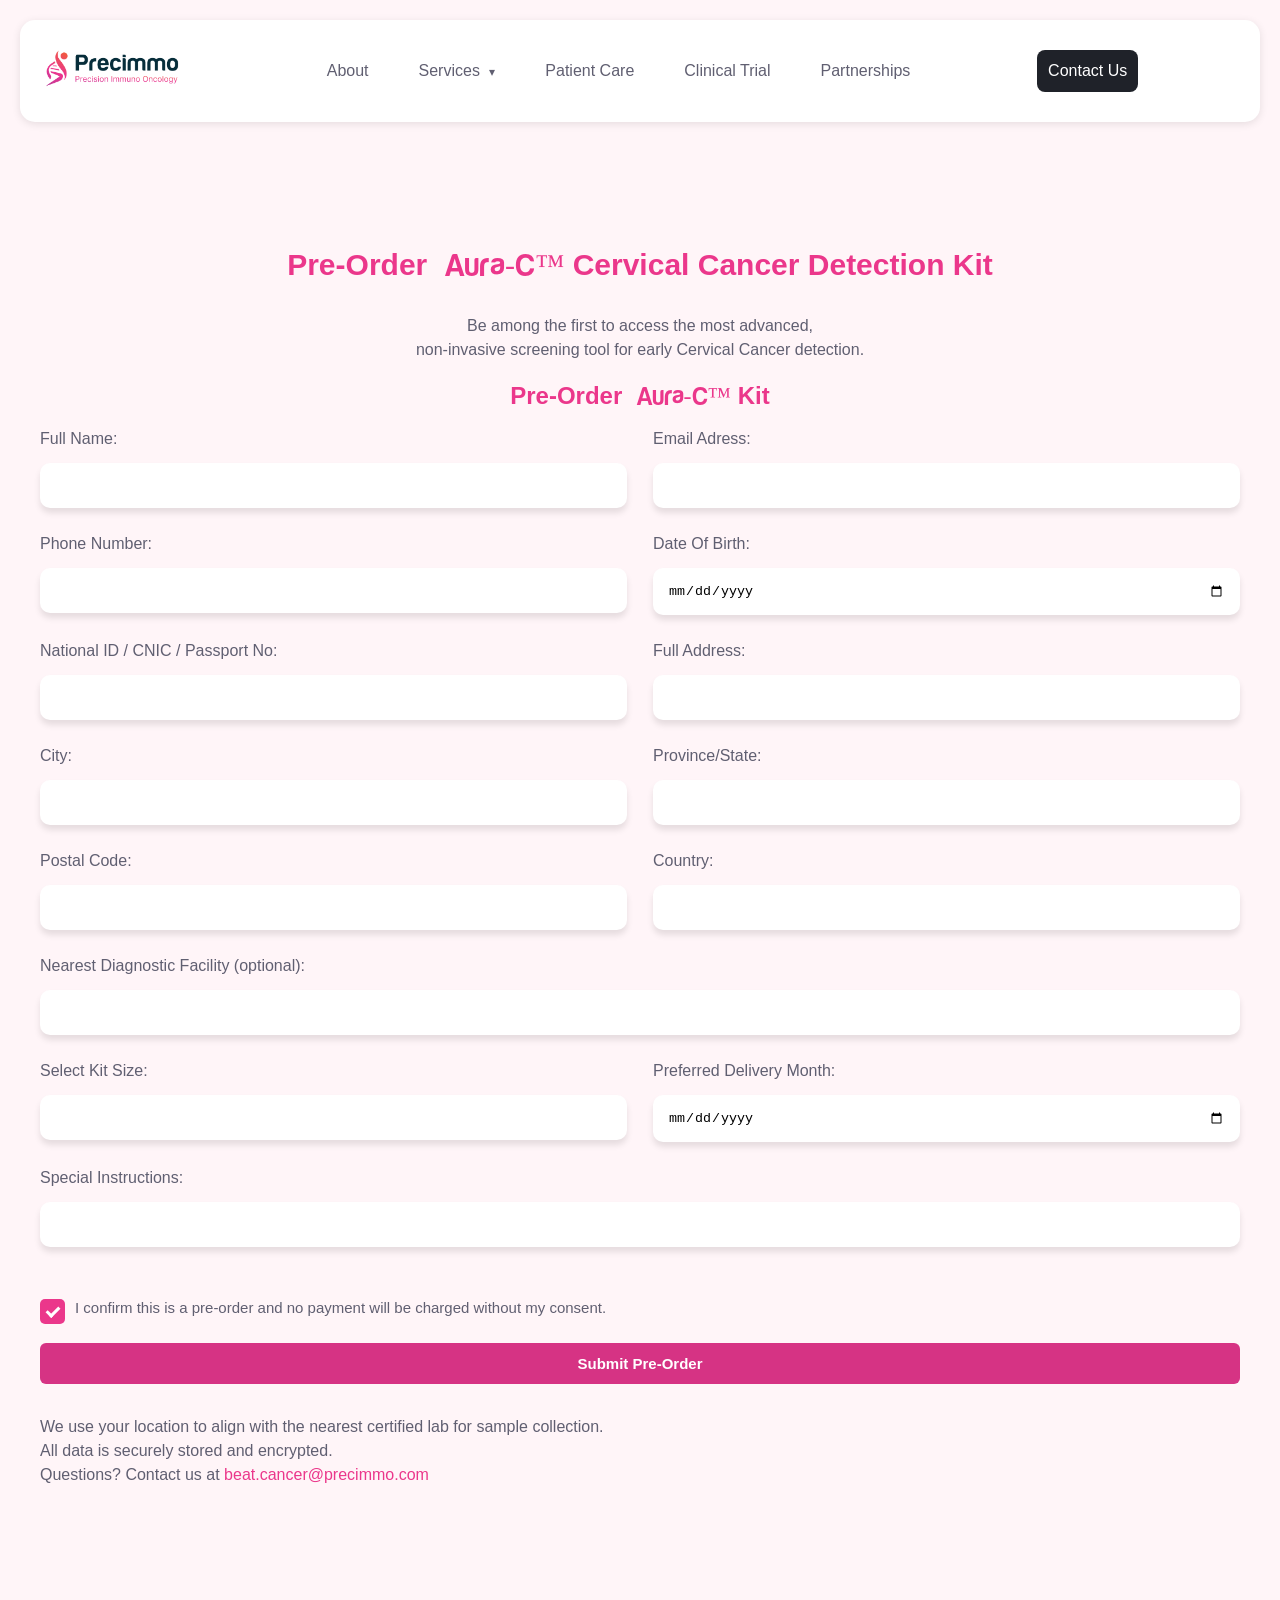
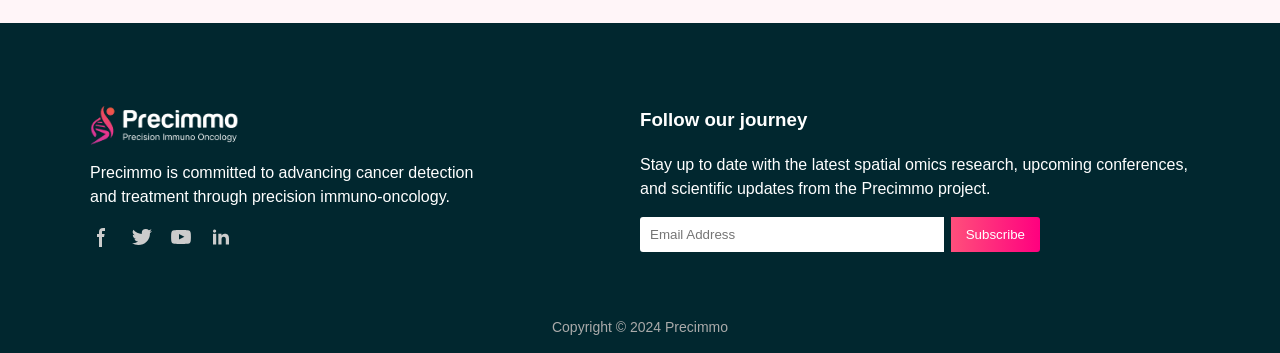
<file: Aura-C-Pre-OrderForm.html>
<!DOCTYPE html>
<html lang="en">
<head>
    <meta charset="UTF-8">
    <meta name="viewport" content="width=device-width, initial-scale=1.0">
    <title>Aura-C-order form</title>
      <link rel="icon" type="image/x-icon" href="assets/footer-header/favicn.png">

    <link rel="stylesheet" href="style.css">
</head>
<body class="Order-form ">
     <header>
    <div class="navbar">
      <div class="logo">
        <a href="http://127.0.0.1:5500/"> <img src="assets/footer-header/logo.png" alt="Logo"></a>

      </div>




      <ul class="nav-links" id="nav-links">
        <!-- <li><a href="" class="active">Home</a></li> -->
        <li><a href="#" class="active">About</a></li>
        <li class="dropdown">
          <a href="#">Services <span class="arrow">&#9662;</span></a>
          <ul class="dropdown-menu">
            <li><a href="AuraO.html">Aura O</a></li>
            <li><a href="AuraC.html">Aura C</a></li>
            <li><a href="AuraE.html">Aura E</a></li>
          </ul>
        </li>


        <li><a href="#">Patient Care</a></li>
        <li><a href="#">Clinical Trial</a></li>
        <li><a href="#">Partnerships</a></li>



      </ul>
      <div class="contact-btn">
        <button>
          <a href="">Contact Us</a></button>
      </div>
      <div class="hamburger" id="hamburger">
        <span></span>
        <span></span>
        <span></span>
      </div>
    </div>
  </header>


    <section class="mt-5">
      <div class="container">
        <div class="pre-order">  <h1>
          Pre-Order &nbsp;<span class="aura-font">Aura-C™</span>  Cervical Cancer Detection Kit
        </h1>
      <p>Be among the first to access the most advanced,<br>
         non-invasive screening tool for early Cervical Cancer detection.</p></div>
      
      </div>
      <div class="container form-kit">
       <h2>Pre-Order  &nbsp;<span class="aura-font">Aura-C™</span>  Kit</h2>
      </div>
      <div class="form-order container">
        <form action="">
          <div class="table-form d-f">

          <div class="row-form d-f">
            <label for="">Full Name:</label>
            <input type="text" placeholder="">
          </div>

            <div class="row-form d-f">
            <label for="">Email Adress:</label>
            <input type="email" placeholder="">
          </div>

        </div>
        
           <div class="table-form d-f">

          <div class="row-form d-f">
            <label for="">Phone Number:</label>
            <input type="number" placeholder="">
          </div>

            <div class="row-form d-f">
            <label for="">Date Of Birth:</label>
            <input type="date" placeholder="">
          </div>

        </div>
           <div class="table-form d-f">

          <div class="row-form d-f">
            <label for="">National ID / CNIC / Passport No:</label>
            <input type="number" placeholder="">
          </div>

            <div class="row-form d-f">
            <label for="">Full Address:</label>
            <input type="text" placeholder="">
          </div>

        </div>
           <div class="table-form d-f">

          <div class="row-form d-f">
            <label for="">City:</label>
            <input type="text" placeholder="">
          </div>

            <div class="row-form d-f">
            <label for="">Province/State:</label>
            <input type="text" placeholder="">
          </div>

        </div>

           <div class="table-form d-f">

          <div class="row-form d-f">
            <label for="">Postal Code:</label>
            <input type="text" placeholder="">
          </div>

            <div class="row-form d-f">
            <label for="">Country:</label>
            <input type="text" placeholder="">
          </div>

        </div>
           <div class="table-form d-f">

          <div class="row-form d-f full">
            <label for="">Nearest Diagnostic Facility (optional):</label>
            <input type="text" placeholder="">
          </div>

            <!-- <div class="row-form d-f">
            <label for="">Full Name</label>
            <input type="text" placeholder="">
          </div> -->

        </div>
  <div class="table-form d-f">

          <div class="row-form d-f">
            <label for="">Select Kit Size:</label>
            <input type="number" placeholder="">
          </div>

            <div class="row-form d-f">
            <label for="">Preferred Delivery Month:</label>
            <input type="date" placeholder="">
          </div>

        </div>

          <div class="table-form d-f">

          <div class="row-form d-f full">
            <label for="">Special Instructions:</label>
            <input type="number" placeholder="">
          </div>

            <!-- <div class="row-form d-f">
            <label for="">Date Of Birth:</label>
            <input type="date" placeholder="">
          </div> -->

        </div>
  <label class="container4">
    <p>I confirm this is a pre-order and no payment will be charged without my consent.</p>
    
  <input type="checkbox" checked="checked">
  <span class="checkmark"></span>
</label>


  <button type="submit" class="submit-btn"><a href="">Submit Pre-Order</a></button>

    <p class="note">
      We use your location to align with the nearest certified lab for sample collection.<br>
      All data is securely stored and encrypted.<br>
      Questions? Contact us at <a href="beat.cancer@precimmo.com">beat.cancer@precimmo.com</a>
    </p>
        </form>
      </div>
    </section>

     <section class="footer-section mt-5">
    <footer class="footer">
      <div class="footer-container mt-5">
        <div class="footer-left">
          <br>
          <div class="footer-logo">
            <img src="assets/footer-header/whitelogo.png" alt="Precimmo Logo" />

          </div>
          <p>Precimmo is committed to advancing cancer detection <br>
            and treatment through precision immuno-oncology.</p>

            
          <div class="footer-social">
            
       

            <a href="#"><span><svg class="w-6 h-6 text-gray-800 dark:text-white" aria-hidden="true" xmlns="http://www.w3.org/2000/svg" width="24" height="24" fill="currentColor" viewBox="0 0 24 24">
  <path fill-rule="evenodd" d="M13.135 6H15V3h-1.865a4.147 4.147 0 0 0-4.142 4.142V9H7v3h2v9.938h3V12h2.021l.592-3H12V6.591A.6.6 0 0 1 12.592 6h.543Z" clip-rule="evenodd"/>
</svg>
</span></a>
            <a href="#"><span><svg class="w-6 h-6 text-gray-800 dark:text-white" aria-hidden="true" xmlns="http://www.w3.org/2000/svg" width="24" height="24" fill="currentColor" viewBox="0 0 24 24">
  <path fill-rule="evenodd" d="M22 5.892a8.178 8.178 0 0 1-2.355.635 4.074 4.074 0 0 0 1.8-2.235 8.343 8.343 0 0 1-2.605.981A4.13 4.13 0 0 0 15.85 4a4.068 4.068 0 0 0-4.1 4.038c0 .31.035.618.105.919A11.705 11.705 0 0 1 3.4 4.734a4.006 4.006 0 0 0 1.268 5.392 4.165 4.165 0 0 1-1.859-.5v.05A4.057 4.057 0 0 0 6.1 13.635a4.192 4.192 0 0 1-1.856.07 4.108 4.108 0 0 0 3.831 2.807A8.36 8.36 0 0 1 2 18.184 11.732 11.732 0 0 0 8.291 20 11.502 11.502 0 0 0 19.964 8.5c0-.177 0-.349-.012-.523A8.143 8.143 0 0 0 22 5.892Z" clip-rule="evenodd"/>
</svg>
</span></a>
            <a href="#"><span><svg class="w-6 h-6 text-gray-800 dark:text-white" aria-hidden="true" xmlns="http://www.w3.org/2000/svg" width="24" height="24" fill="currentColor" viewBox="0 0 24 24">
  <path fill-rule="evenodd" d="M21.7 8.037a4.26 4.26 0 0 0-.789-1.964 2.84 2.84 0 0 0-1.984-.839c-2.767-.2-6.926-.2-6.926-.2s-4.157 0-6.928.2a2.836 2.836 0 0 0-1.983.839 4.225 4.225 0 0 0-.79 1.965 30.146 30.146 0 0 0-.2 3.206v1.5a30.12 30.12 0 0 0 .2 3.206c.094.712.364 1.39.784 1.972.604.536 1.38.837 2.187.848 1.583.151 6.731.2 6.731.2s4.161 0 6.928-.2a2.844 2.844 0 0 0 1.985-.84 4.27 4.27 0 0 0 .787-1.965 30.12 30.12 0 0 0 .2-3.206v-1.516a30.672 30.672 0 0 0-.202-3.206Zm-11.692 6.554v-5.62l5.4 2.819-5.4 2.801Z" clip-rule="evenodd"/>
</svg>
</span></a>
            <a href="#"><span><svg class="w-6 h-6 text-gray-800 dark:text-white" aria-hidden="true" xmlns="http://www.w3.org/2000/svg" width="24" height="24" fill="currentColor" viewBox="0 0 24 24">
  <path fill-rule="evenodd" d="M12.51 8.796v1.697a3.738 3.738 0 0 1 3.288-1.684c3.455 0 4.202 2.16 4.202 4.97V19.5h-3.2v-5.072c0-1.21-.244-2.766-2.128-2.766-1.827 0-2.139 1.317-2.139 2.676V19.5h-3.19V8.796h3.168ZM7.2 6.106a1.61 1.61 0 0 1-.988 1.483 1.595 1.595 0 0 1-1.743-.348A1.607 1.607 0 0 1 5.6 4.5a1.601 1.601 0 0 1 1.6 1.606Z" clip-rule="evenodd"/>
  <path d="M7.2 8.809H4V19.5h3.2V8.809Z"/>
</svg>
</span></a>
          </div>
        </div>
        <div class="footer-right">
          <h3>Follow our journey</h3>
          <p>Stay up to date with the latest spatial omics research, upcoming conferences, and scientific updates from
            the Precimmo project.</p>
          <div class="footer-input">
            <input type="email" placeholder="Email Address" />
            <button type="submit">
              <a href="">    Subscribe</a>
          </button>
          </div>
        </div>
      </div>
      <div class="footer-bottom">
        Copyright © 2024 Precimmo
      </div>
    </footer>
    <br>
  </section>
  <link rel="stylesheet" href="script.js">
</body>
</html>
</file>
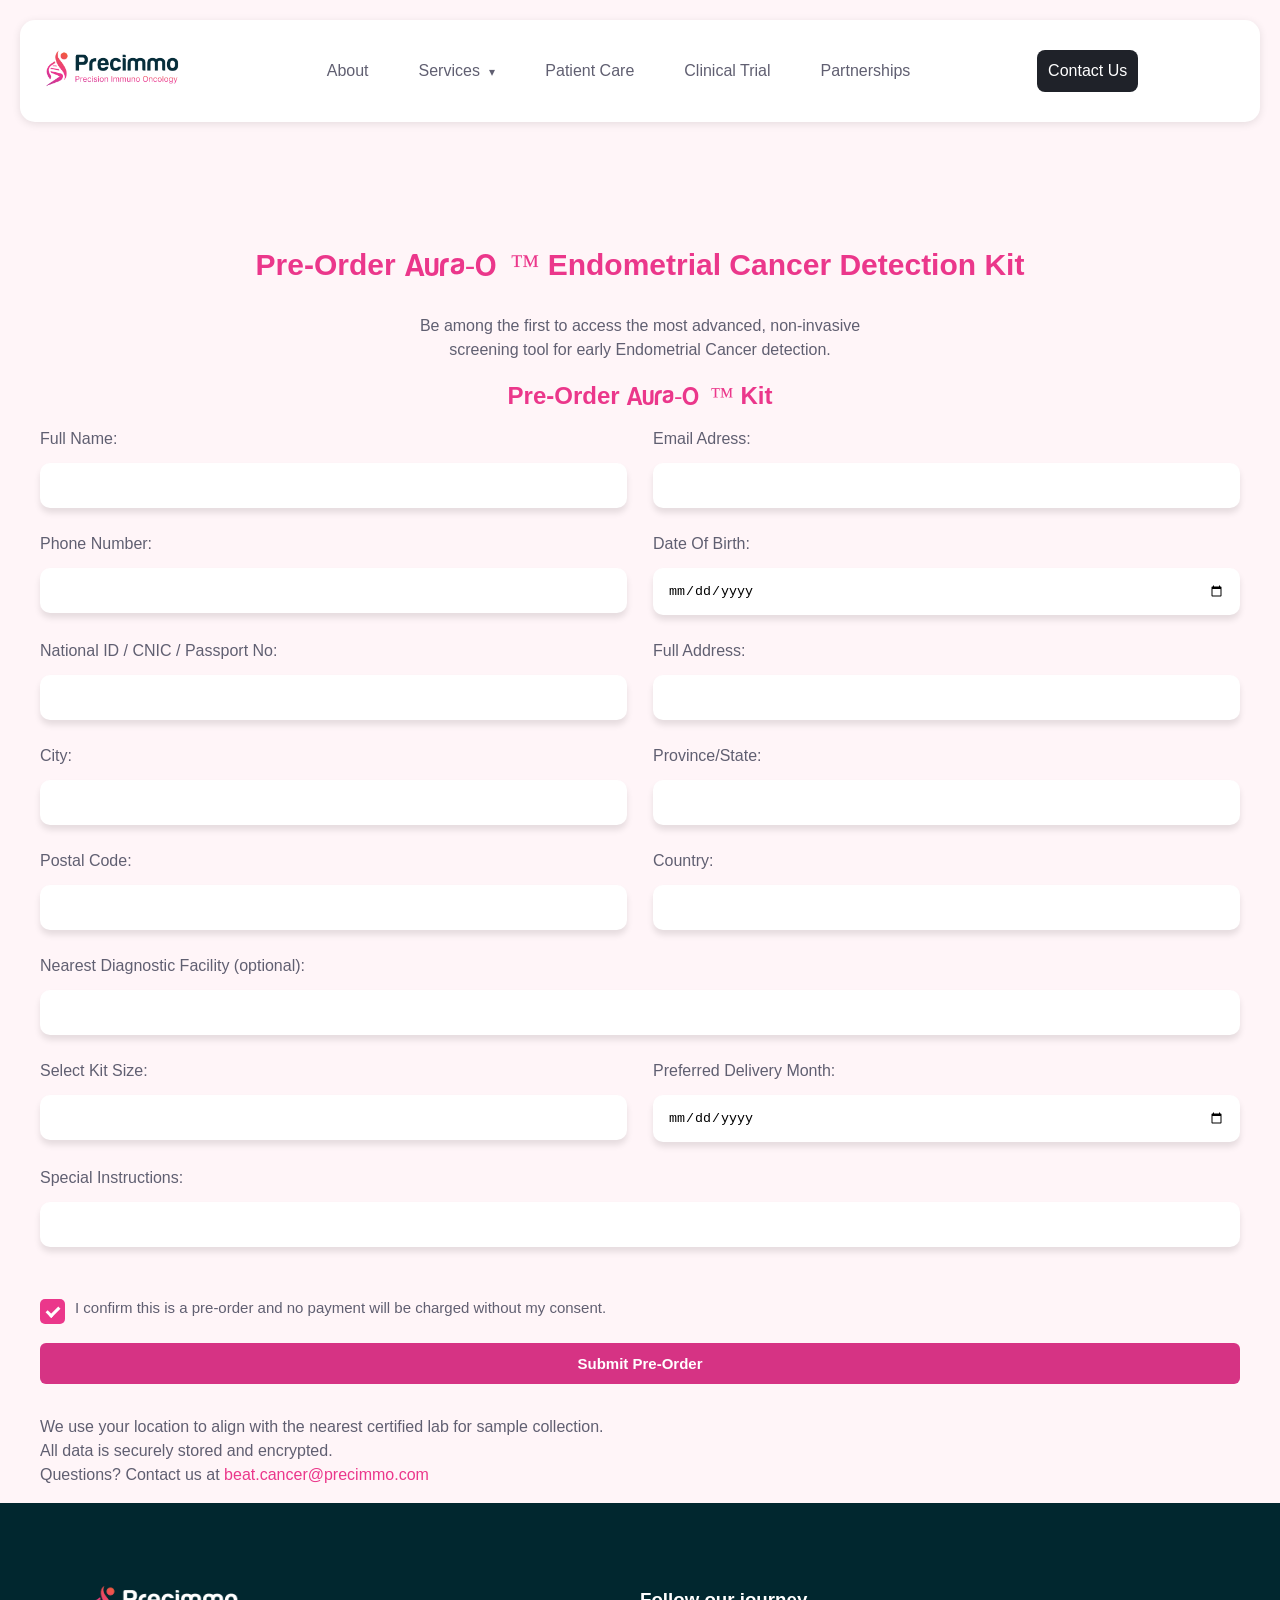
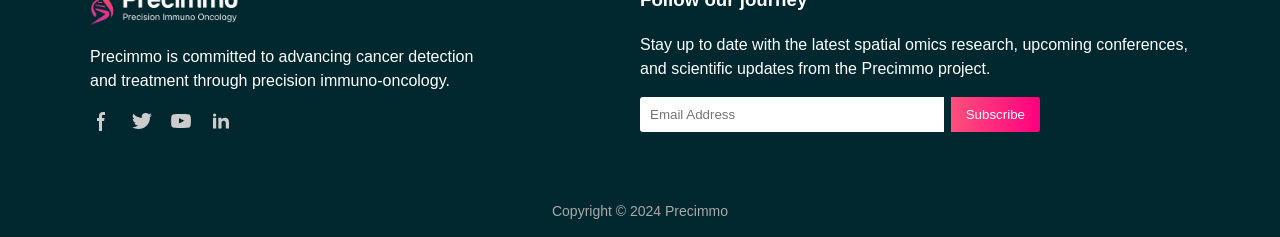
<file: Aura-E-Pre-OrderForm.html>
<!DOCTYPE html>
<html lang="en">
<head>
    <meta charset="UTF-8">
    <meta name="viewport" content="width=device-width, initial-scale=1.0">
    <title>order-AuraE</title>
      <link rel="icon" type="image/x-icon" href="assets/footer-header/favicn.png">

    <link rel="stylesheet" href="style.css">
</head>
<body class="Order-form ">
     <header>
      <div class="navbar">
        <div class="logo">
          <img src="assets/footer-header/logo.png" alt="Logo">
        </div>


   

        <ul class="nav-links" id="nav-links">
          <!-- <li><a href="" class="active">Home</a></li> -->
          <li><a href="#" class="active">About</a></li>
<li class="dropdown">
          <a href="#">Services <span class="arrow">&#9662;</span></a>
          <ul class="dropdown-menu">
            <li><a href="AuraO.html">Aura O</a></li>
            <li><a href="AuraC.html">Aura C</a></li>
            <li><a href="AuraE.html">Aura E</a></li>
          </ul>
        </li>
          <li><a href="#">Patient Care</a></li>
          <li><a href="#">Clinical Trial</a></li>
          <li><a href="#">Partnerships</a></li>

         

        </ul>
        <div class="contact-btn">
          <button>
            <a href="">Contact Us</a></button>
        </div>
        <div class="hamburger" id="hamburger">
          <span></span>
          <span></span>
          <span></span>
        </div>
      </div>
    </header>


    <section class="mt-5">
      <div class="container">
        <div class="pre-order">  <h1>
  Pre-Order&nbsp;<span class="aura-font">Aura-O ™</span> Endometrial Cancer Detection Kit
</h1>

      <p>Be among the first to access the most advanced, non-invasive 
         <br>screening tool for early Endometrial Cancer detection.</div>
      
      </div>
      <div class="container form-kit">
       <h2>Pre-Order&nbsp;<span class="aura-font">Aura-O ™</span> Kit</h2>
      </div>
      <div class="form-order container">
        <form action="">
          <div class="table-form d-f">

          <div class="row-form d-f">
            <label for="">Full Name:</label>
            <input type="text" placeholder="">
          </div>

            <div class="row-form d-f">
            <label for="">Email Adress:</label>
            <input type="email" placeholder="">
          </div>

        </div>
        
           <div class="table-form d-f">

          <div class="row-form d-f">
            <label for="">Phone Number:</label>
            <input type="number" placeholder="">
          </div>

            <div class="row-form d-f">
            <label for="">Date Of Birth:</label>
            <input type="date" placeholder="">
          </div>

        </div>
           <div class="table-form d-f">

          <div class="row-form d-f">
            <label for="">National ID / CNIC / Passport No:</label>
            <input type="number" placeholder="">
          </div>

            <div class="row-form d-f">
            <label for="">Full Address:</label>
            <input type="text" placeholder="">
          </div>

        </div>
           <div class="table-form d-f">

          <div class="row-form d-f">
            <label for="">City:</label>
            <input type="text" placeholder="">
          </div>

            <div class="row-form d-f">
            <label for="">Province/State:</label>
            <input type="text" placeholder="">
          </div>

        </div>

           <div class="table-form d-f">

          <div class="row-form d-f">
            <label for="">Postal Code:</label>
            <input type="text" placeholder="">
          </div>

            <div class="row-form d-f">
            <label for="">Country:</label>
            <input type="text" placeholder="">
          </div>

        </div>
           <div class="table-form d-f">

          <div class="row-form d-f full">
            <label for="">Nearest Diagnostic Facility (optional):</label>
            <input type="text" placeholder="">
          </div>

            <!-- <div class="row-form d-f">
            <label for="">Full Name</label>
            <input type="text" placeholder="">
          </div> -->

        </div>
  <div class="table-form d-f">

          <div class="row-form d-f">
            <label for="">Select Kit Size:</label>
            <input type="number" placeholder="">
          </div>

            <div class="row-form d-f">
            <label for="">Preferred Delivery Month:</label>
            <input type="date" placeholder="">
          </div>

        </div>

          <div class="table-form d-f">

          <div class="row-form d-f full">
            <label for="">Special Instructions:</label>
            <input type="number" placeholder="">
          </div>

            <!-- <div class="row-form d-f">
            <label for="">Date Of Birth:</label>
            <input type="date" placeholder="">
          </div> -->

        </div>
  <label class="container4">
    <p>I confirm this is a pre-order and no payment will be charged without my consent.</p>
    
  <input type="checkbox" checked="checked">
  <span class="checkmark"></span>
</label>


  <button type="submit" class="submit-btn"><a href="">Submit Pre-Order</a></button>

    <p class="note">
      We use your location to align with the nearest certified lab for sample collection.<br>
      All data is securely stored and encrypted.<br>
      Questions? Contact us at <a href="beat.cancer@precimmo.com">beat.cancer@precimmo.com</a>
    </p>
        </form>
      </div>
    </section>
  <section class="footer-section">
    <footer class="footer">
      <div class="footer-container">
        <div class="footer-left">
          <br>
          <div class="footer-logo">
            <a href="index.html">     <img src="assets/footer-header/whitelogo.png" alt="Precimmo Logo" /></a>
       

          </div>
          <p>Precimmo is committed to advancing cancer detection <br>
            and treatment through precision immuno-oncology.</p>

        
          <div class="footer-social">
            
       

            <a href="#"><span><svg class="w-6 h-6 text-gray-800 dark:text-white" aria-hidden="true" xmlns="http://www.w3.org/2000/svg" width="24" height="24" fill="currentColor" viewBox="0 0 24 24">
  <path fill-rule="evenodd" d="M13.135 6H15V3h-1.865a4.147 4.147 0 0 0-4.142 4.142V9H7v3h2v9.938h3V12h2.021l.592-3H12V6.591A.6.6 0 0 1 12.592 6h.543Z" clip-rule="evenodd"/>
</svg>
</span></a>
            <a href="#"><span><svg class="w-6 h-6 text-gray-800 dark:text-white" aria-hidden="true" xmlns="http://www.w3.org/2000/svg" width="24" height="24" fill="currentColor" viewBox="0 0 24 24">
  <path fill-rule="evenodd" d="M22 5.892a8.178 8.178 0 0 1-2.355.635 4.074 4.074 0 0 0 1.8-2.235 8.343 8.343 0 0 1-2.605.981A4.13 4.13 0 0 0 15.85 4a4.068 4.068 0 0 0-4.1 4.038c0 .31.035.618.105.919A11.705 11.705 0 0 1 3.4 4.734a4.006 4.006 0 0 0 1.268 5.392 4.165 4.165 0 0 1-1.859-.5v.05A4.057 4.057 0 0 0 6.1 13.635a4.192 4.192 0 0 1-1.856.07 4.108 4.108 0 0 0 3.831 2.807A8.36 8.36 0 0 1 2 18.184 11.732 11.732 0 0 0 8.291 20 11.502 11.502 0 0 0 19.964 8.5c0-.177 0-.349-.012-.523A8.143 8.143 0 0 0 22 5.892Z" clip-rule="evenodd"/>
</svg>
</span></a>
            <a href="#"><span><svg class="w-6 h-6 text-gray-800 dark:text-white" aria-hidden="true" xmlns="http://www.w3.org/2000/svg" width="24" height="24" fill="currentColor" viewBox="0 0 24 24">
  <path fill-rule="evenodd" d="M21.7 8.037a4.26 4.26 0 0 0-.789-1.964 2.84 2.84 0 0 0-1.984-.839c-2.767-.2-6.926-.2-6.926-.2s-4.157 0-6.928.2a2.836 2.836 0 0 0-1.983.839 4.225 4.225 0 0 0-.79 1.965 30.146 30.146 0 0 0-.2 3.206v1.5a30.12 30.12 0 0 0 .2 3.206c.094.712.364 1.39.784 1.972.604.536 1.38.837 2.187.848 1.583.151 6.731.2 6.731.2s4.161 0 6.928-.2a2.844 2.844 0 0 0 1.985-.84 4.27 4.27 0 0 0 .787-1.965 30.12 30.12 0 0 0 .2-3.206v-1.516a30.672 30.672 0 0 0-.202-3.206Zm-11.692 6.554v-5.62l5.4 2.819-5.4 2.801Z" clip-rule="evenodd"/>
</svg>
</span></a>
            <a href="#"><span><svg class="w-6 h-6 text-gray-800 dark:text-white" aria-hidden="true" xmlns="http://www.w3.org/2000/svg" width="24" height="24" fill="currentColor" viewBox="0 0 24 24">
  <path fill-rule="evenodd" d="M12.51 8.796v1.697a3.738 3.738 0 0 1 3.288-1.684c3.455 0 4.202 2.16 4.202 4.97V19.5h-3.2v-5.072c0-1.21-.244-2.766-2.128-2.766-1.827 0-2.139 1.317-2.139 2.676V19.5h-3.19V8.796h3.168ZM7.2 6.106a1.61 1.61 0 0 1-.988 1.483 1.595 1.595 0 0 1-1.743-.348A1.607 1.607 0 0 1 5.6 4.5a1.601 1.601 0 0 1 1.6 1.606Z" clip-rule="evenodd"/>
  <path d="M7.2 8.809H4V19.5h3.2V8.809Z"/>
</svg>
</span></a>
          </div>
        </div>
        <div class="footer-right">
          <h3>Follow our journey</h3>
          <p>Stay up to date with the latest spatial omics research, upcoming conferences, and scientific updates from
            the Precimmo project.</p>
          <div class="footer-input">
            <input type="email" placeholder="Email Address" />
            <button type="submit">
              <a href="">    Subscribe</a>
          </button>
          </div>
        </div>
      </div>
      <div class="footer-bottom">
        Copyright © 2024 Precimmo
      </div>
    </footer>
    <br>
  </section>

  <script src="script.js"></script>

</body>
</html>
</file>
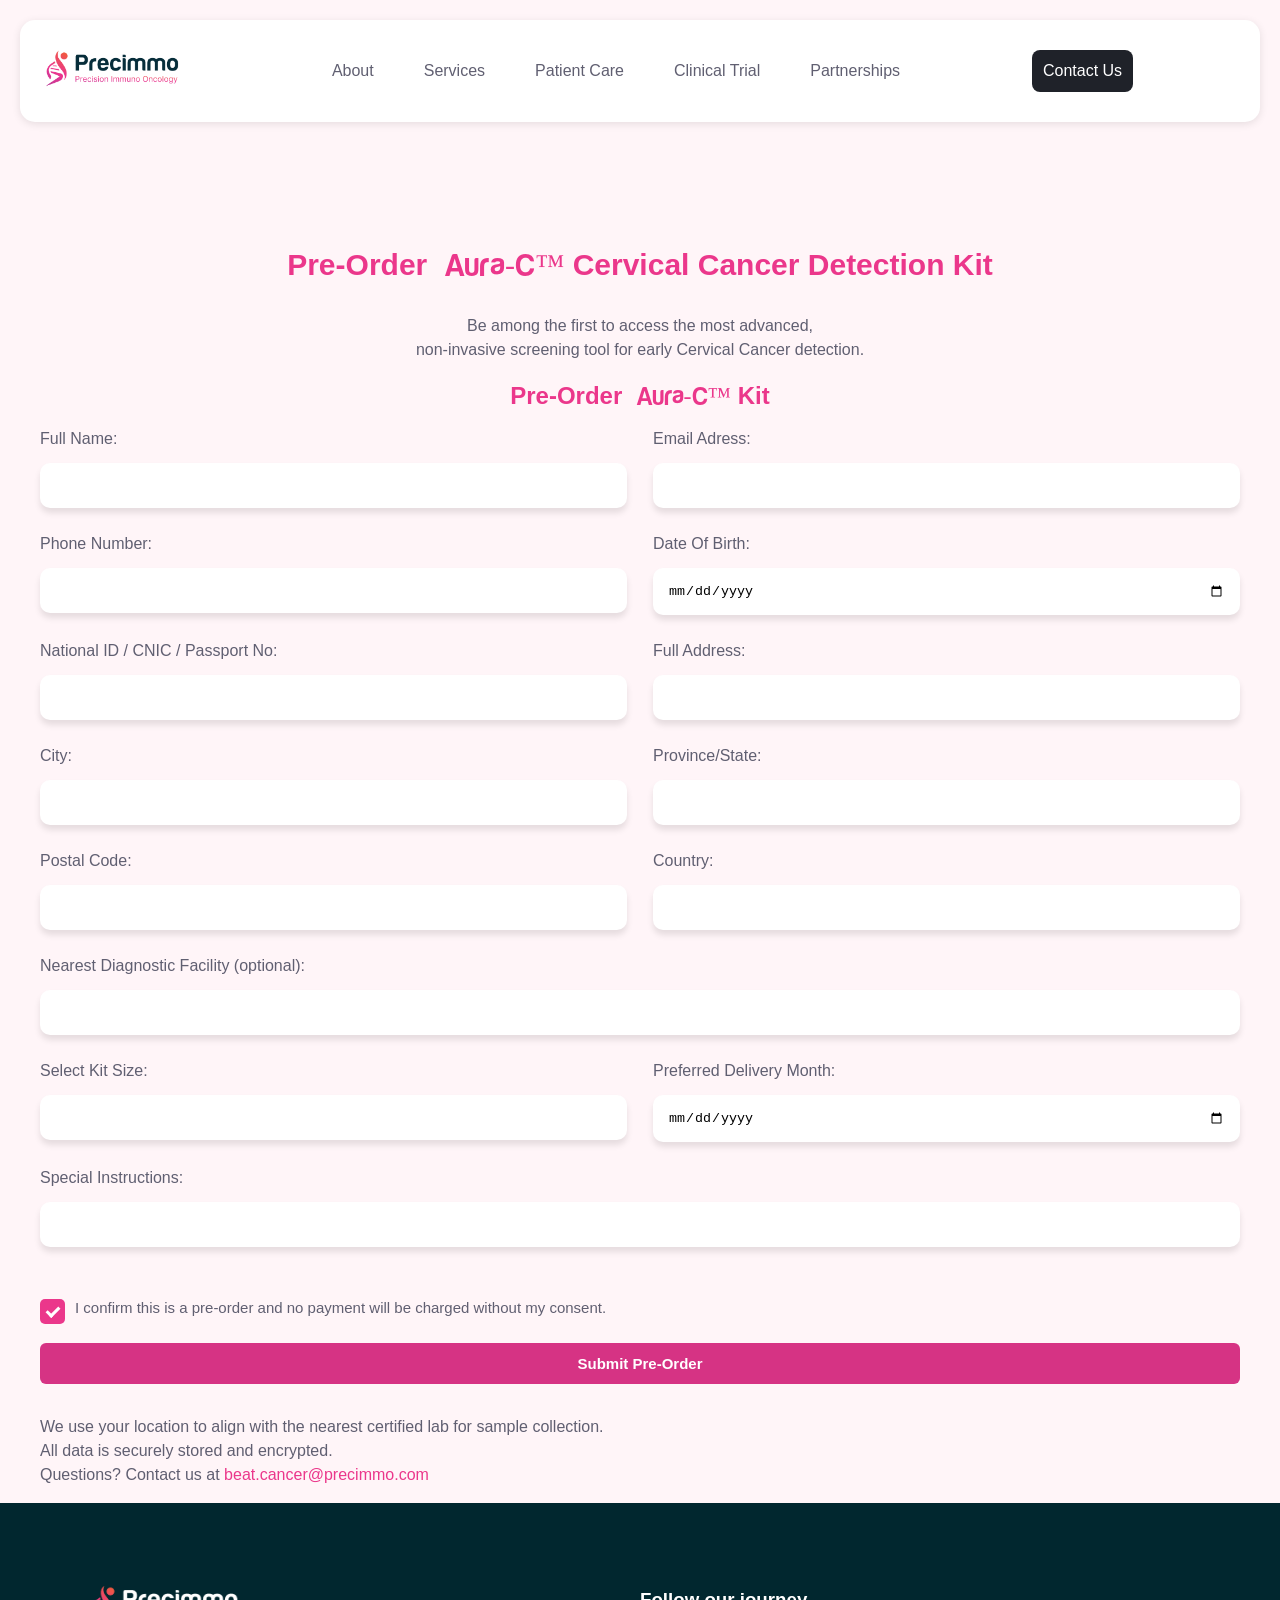
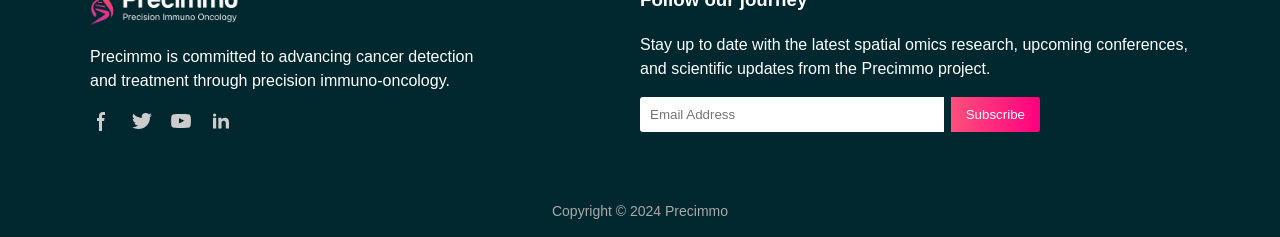
<file: Aura-O-Pre-OrderForm.html>
<!DOCTYPE html>
<html lang="en">
<head>
    <meta charset="UTF-8">
    <meta name="viewport" content="width=device-width, initial-scale=1.0">
    <title>Aura O order form</title>
      <link rel="icon" type="image/x-icon" href="assets/footer-header/favicn.png">

    <link rel="stylesheet" href="style.css">
</head>
<body class="Order-form ">
     <header>
      <div class="navbar">
        <div class="logo">
          <img src="assets/footer-header/logo.png" alt="Logo">
        </div>


   

        <ul class="nav-links" id="nav-links">
          <!-- <li><a href="" class="active">Home</a></li> -->
          <li><a href="#" class="active">About</a></li>
          <li><a href="#">Services</a></li>
          <li><a href="#">Patient Care</a></li>
          <li><a href="#">Clinical Trial</a></li>
          <li><a href="#">Partnerships</a></li>

         

        </ul>
        <div class="contact-btn">
          <button>
            <a href="">Contact Us</a></button>
        </div>
        <div class="hamburger" id="hamburger">
          <span></span>
          <span></span>
          <span></span>
        </div>
      </div>
    </header>


    <section class="mt-5">
      <div class="container">
        <div class="pre-order">  <h1>
          Pre-Order &nbsp;<span class="aura-font">Aura-C™</span>  Cervical Cancer Detection Kit
        </h1>
      <p>Be among the first to access the most advanced,<br>
         non-invasive screening tool for early Cervical Cancer detection.</p></div>
      
      </div>
      <div class="container form-kit">
       <h2>Pre-Order  &nbsp;<span class="aura-font">Aura-C™</span>  Kit</h2>
      </div>
      <div class="form-order container">
        <form action="">
          <div class="table-form d-f">

          <div class="row-form d-f">
            <label for="">Full Name:</label>
            <input type="text" placeholder="">
          </div>

            <div class="row-form d-f">
            <label for="">Email Adress:</label>
            <input type="email" placeholder="">
          </div>

        </div>
        
           <div class="table-form d-f">

          <div class="row-form d-f">
            <label for="">Phone Number:</label>
            <input type="number" placeholder="">
          </div>

            <div class="row-form d-f">
            <label for="">Date Of Birth:</label>
            <input type="date" placeholder="">
          </div>

        </div>
           <div class="table-form d-f">

          <div class="row-form d-f">
            <label for="">National ID / CNIC / Passport No:</label>
            <input type="number" placeholder="">
          </div>

            <div class="row-form d-f">
            <label for="">Full Address:</label>
            <input type="text" placeholder="">
          </div>

        </div>
           <div class="table-form d-f">

          <div class="row-form d-f">
            <label for="">City:</label>
            <input type="text" placeholder="">
          </div>

            <div class="row-form d-f">
            <label for="">Province/State:</label>
            <input type="text" placeholder="">
          </div>

        </div>

           <div class="table-form d-f">

          <div class="row-form d-f">
            <label for="">Postal Code:</label>
            <input type="text" placeholder="">
          </div>

            <div class="row-form d-f">
            <label for="">Country:</label>
            <input type="text" placeholder="">
          </div>

        </div>
           <div class="table-form d-f">

          <div class="row-form d-f full">
            <label for="">Nearest Diagnostic Facility (optional):</label>
            <input type="text" placeholder="">
          </div>

            <!-- <div class="row-form d-f">
            <label for="">Full Name</label>
            <input type="text" placeholder="">
          </div> -->

        </div>
  <div class="table-form d-f">

          <div class="row-form d-f">
            <label for="">Select Kit Size:</label>
            <input type="number" placeholder="">
          </div>

            <div class="row-form d-f">
            <label for="">Preferred Delivery Month:</label>
            <input type="date" placeholder="">
          </div>

        </div>

          <div class="table-form d-f">

          <div class="row-form d-f full">
            <label for="">Special Instructions:</label>
            <input type="number" placeholder="">
          </div>

            <!-- <div class="row-form d-f">
            <label for="">Date Of Birth:</label>
            <input type="date" placeholder="">
          </div> -->

        </div>
  <label class="container4">
    <p>I confirm this is a pre-order and no payment will be charged without my consent.</p>
    
  <input type="checkbox" checked="checked">
  <span class="checkmark"></span>
</label>


  <button type="submit" class="submit-btn"><a href="">Submit Pre-Order</a></button>

    <p class="note">
      We use your location to align with the nearest certified lab for sample collection.<br>
      All data is securely stored and encrypted.<br>
      Questions? Contact us at <a href="beat.cancer@precimmo.com">beat.cancer@precimmo.com</a>
    </p>
        </form>
      </div>
    </section>

      <section class="footer-section">
    <footer class="footer">
      <div class="footer-container">
        <div class="footer-left">
          <br>
          <div class="footer-logo">
            <a href="index.html">     <img src="assets/footer-header/whitelogo.png" alt="Precimmo Logo" /></a>
       

          </div>
          <p>Precimmo is committed to advancing cancer detection <br>
            and treatment through precision immuno-oncology.</p>

        
          <div class="footer-social">
            
       

            <a href="#"><span><svg class="w-6 h-6 text-gray-800 dark:text-white" aria-hidden="true" xmlns="http://www.w3.org/2000/svg" width="24" height="24" fill="currentColor" viewBox="0 0 24 24">
  <path fill-rule="evenodd" d="M13.135 6H15V3h-1.865a4.147 4.147 0 0 0-4.142 4.142V9H7v3h2v9.938h3V12h2.021l.592-3H12V6.591A.6.6 0 0 1 12.592 6h.543Z" clip-rule="evenodd"/>
</svg>
</span></a>
            <a href="#"><span><svg class="w-6 h-6 text-gray-800 dark:text-white" aria-hidden="true" xmlns="http://www.w3.org/2000/svg" width="24" height="24" fill="currentColor" viewBox="0 0 24 24">
  <path fill-rule="evenodd" d="M22 5.892a8.178 8.178 0 0 1-2.355.635 4.074 4.074 0 0 0 1.8-2.235 8.343 8.343 0 0 1-2.605.981A4.13 4.13 0 0 0 15.85 4a4.068 4.068 0 0 0-4.1 4.038c0 .31.035.618.105.919A11.705 11.705 0 0 1 3.4 4.734a4.006 4.006 0 0 0 1.268 5.392 4.165 4.165 0 0 1-1.859-.5v.05A4.057 4.057 0 0 0 6.1 13.635a4.192 4.192 0 0 1-1.856.07 4.108 4.108 0 0 0 3.831 2.807A8.36 8.36 0 0 1 2 18.184 11.732 11.732 0 0 0 8.291 20 11.502 11.502 0 0 0 19.964 8.5c0-.177 0-.349-.012-.523A8.143 8.143 0 0 0 22 5.892Z" clip-rule="evenodd"/>
</svg>
</span></a>
            <a href="#"><span><svg class="w-6 h-6 text-gray-800 dark:text-white" aria-hidden="true" xmlns="http://www.w3.org/2000/svg" width="24" height="24" fill="currentColor" viewBox="0 0 24 24">
  <path fill-rule="evenodd" d="M21.7 8.037a4.26 4.26 0 0 0-.789-1.964 2.84 2.84 0 0 0-1.984-.839c-2.767-.2-6.926-.2-6.926-.2s-4.157 0-6.928.2a2.836 2.836 0 0 0-1.983.839 4.225 4.225 0 0 0-.79 1.965 30.146 30.146 0 0 0-.2 3.206v1.5a30.12 30.12 0 0 0 .2 3.206c.094.712.364 1.39.784 1.972.604.536 1.38.837 2.187.848 1.583.151 6.731.2 6.731.2s4.161 0 6.928-.2a2.844 2.844 0 0 0 1.985-.84 4.27 4.27 0 0 0 .787-1.965 30.12 30.12 0 0 0 .2-3.206v-1.516a30.672 30.672 0 0 0-.202-3.206Zm-11.692 6.554v-5.62l5.4 2.819-5.4 2.801Z" clip-rule="evenodd"/>
</svg>
</span></a>
            <a href="#"><span><svg class="w-6 h-6 text-gray-800 dark:text-white" aria-hidden="true" xmlns="http://www.w3.org/2000/svg" width="24" height="24" fill="currentColor" viewBox="0 0 24 24">
  <path fill-rule="evenodd" d="M12.51 8.796v1.697a3.738 3.738 0 0 1 3.288-1.684c3.455 0 4.202 2.16 4.202 4.97V19.5h-3.2v-5.072c0-1.21-.244-2.766-2.128-2.766-1.827 0-2.139 1.317-2.139 2.676V19.5h-3.19V8.796h3.168ZM7.2 6.106a1.61 1.61 0 0 1-.988 1.483 1.595 1.595 0 0 1-1.743-.348A1.607 1.607 0 0 1 5.6 4.5a1.601 1.601 0 0 1 1.6 1.606Z" clip-rule="evenodd"/>
  <path d="M7.2 8.809H4V19.5h3.2V8.809Z"/>
</svg>
</span></a>
          </div>
        </div>
        <div class="footer-right">
          <h3>Follow our journey</h3>
          <p>Stay up to date with the latest spatial omics research, upcoming conferences, and scientific updates from
            the Precimmo project.</p>
          <div class="footer-input">
            <input type="email" placeholder="Email Address" />
            <button type="submit">
              <a href="">    Subscribe</a>
          </button>
          </div>
        </div>
      </div>
      <div class="footer-bottom">
        Copyright © 2024 Precimmo
      </div>
    </footer>
    <br>
  </section>

  <link rel="stylesheet" href="script.js">
</body>
</html>
</file>
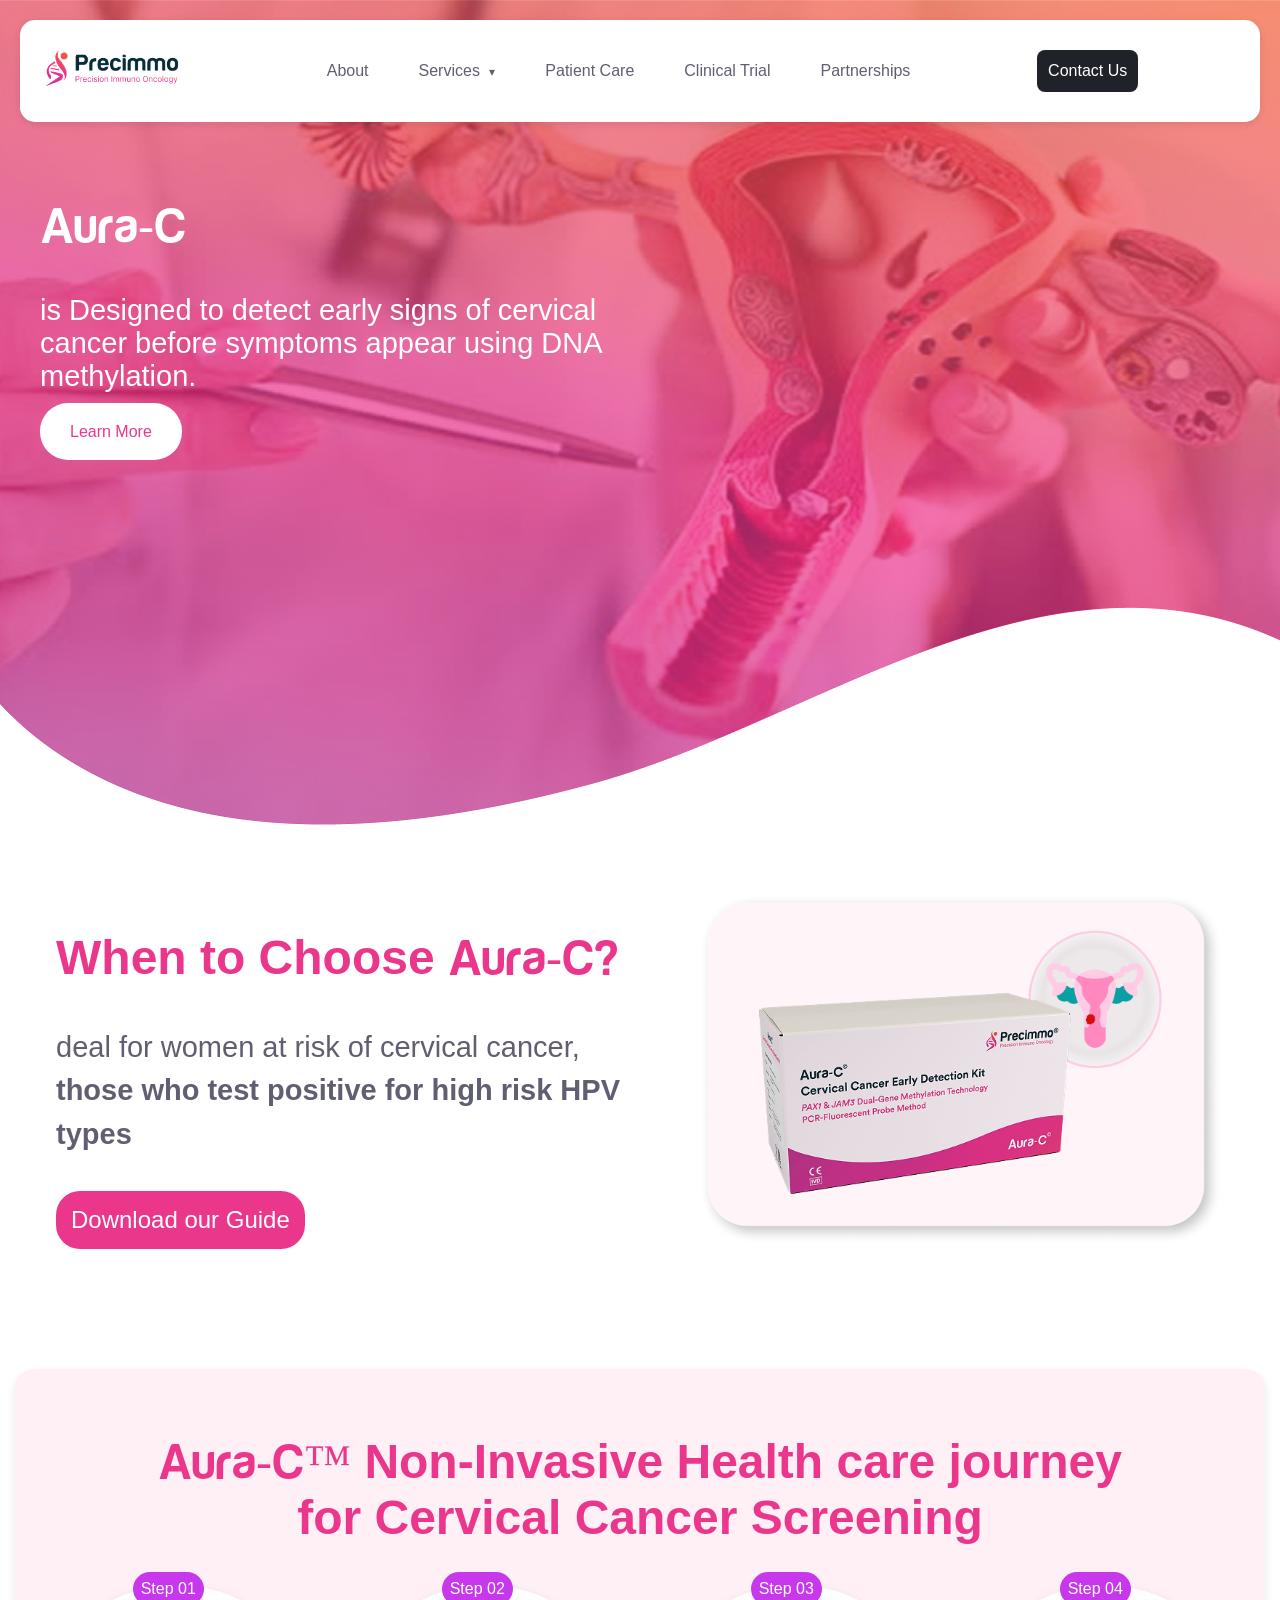
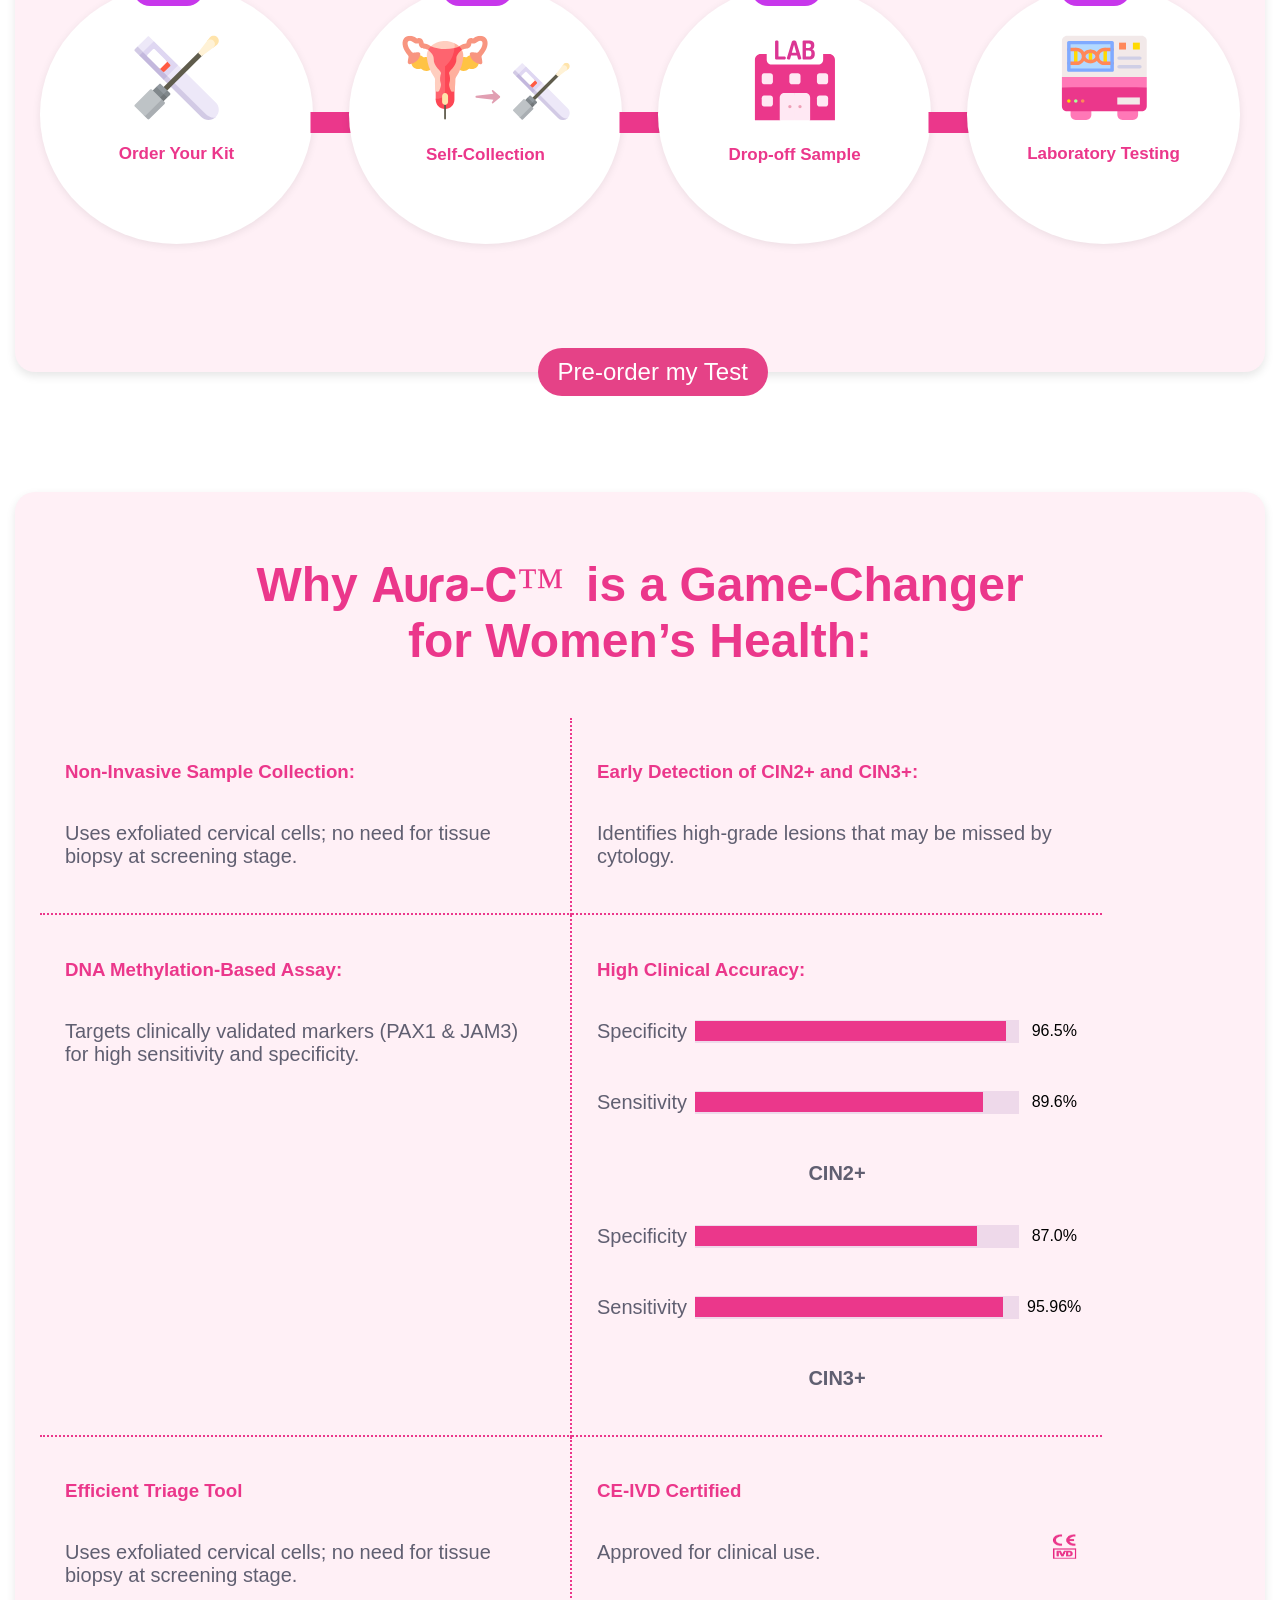
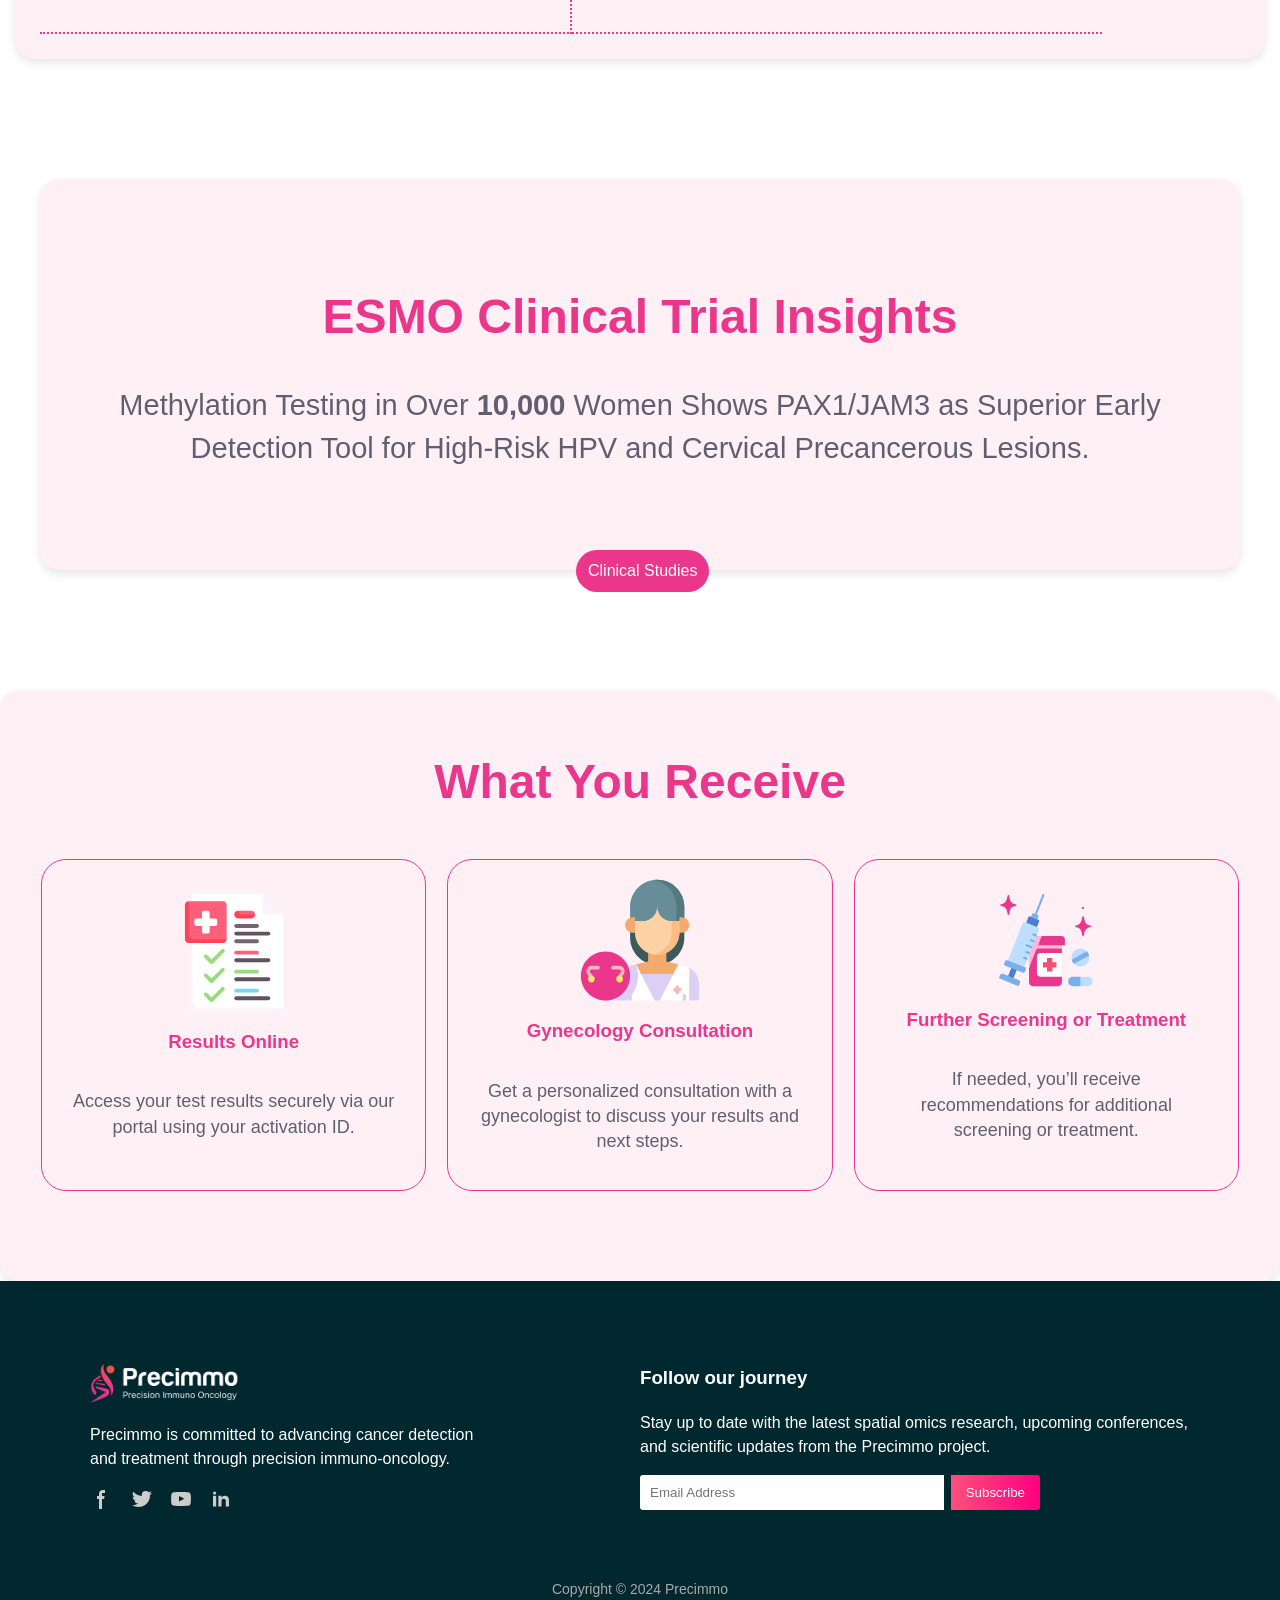
<file: AuraC.html>
<!DOCTYPE html>
<html lang="en">

<head>
  <meta charset="UTF-8">
  <link rel="icon" type="image/x-icon" href="assets/footer-header/favicn.png">

  <title>Aura-C</title>
  <link rel="stylesheet" href="style.css">


</head>

<body>
  <header>
    <div class="navbar">
      <div class="logo">
        <a href="index.html"> <img src="assets/footer-header/logo.png" alt="Logo"></a>

      </div>



  <ul class="nav-links" id="nav-links">
        <!-- <li><a href="" class="active">Home</a></li> -->
        <li><a href="#" class="active">About</a></li>
        <li class="dropdown">
          <a href="#">Services <span class="arrow">&#9662;</span></a>
          <ul class="dropdown-menu">
            <li><a href="AuraO.html">Aura O</a></li>
            <li><a href="AuraC.html">Aura C</a></li>
            <li><a href="AuraE.html">Aura E</a></li>
          </ul>
        </li>


        <li><a href="#">Patient Care</a></li>
        <li><a href="#">Clinical Trial</a></li>
        <li><a href="#">Partnerships</a></li>

      </ul>

      <div class="contact-btn">
        <button>
          <a href="">Contact Us</a></button>
      </div>
      <div class="hamburger" id="hamburger">
        <span></span>
        <span></span>
        <span></span>
      </div>
    </div>
  </header>
  <section class="main main2">
   
    <div class="hero">
      <div class="container hero-banner">
        <div class="banner pt-5">
          <div class="pera">
            <h1 class="aura-font">Aura-C</h1>
          </div>
          <p>is Designed to detect early signs of cervical cancer before symptoms appear using DNA methylation.</p>



          <a href="#" class="contact-btn ">Learn More</a>
        </div>

     

      </div>


    </div>
  </section>




  <section class="Discover cover">


    <div class="container">


      <div class="container content med">

        <div class="col-5 contents">
          <div class="pera">
            <h1>When to Choose
             <span class="aura-font">Aura-C?</span> </h1>
            <p>deal for women at risk of cervical cancer, <strong>those who test positive for high risk HPV
                types</strong> </p>
          </div>
          <button class="Discover-btn">
            <a href="">  Download our Guide</a>
          
          </button>


        </div>

        <div class="col-5 oncology aura">
          <div class="image-section2">
            <img src="assets/Aura-c/medicin.png" width="90%;">
          </div>
        </div>
      </div>


    </div>
  </section>


  <!-- --Non-Invasive-- -->
  <section class=" Non-Invasive mt-5 care-journey">
    <div class="container invasive-box">
      <div class="title">
        <h1> <span class="aura-font" >Aura-C™</span> Non-Invasive Health care journey<br> for Cervical Cancer Screening</h1>
        <div class="steps">

          <div class="step">
            <div class="icon">
              <img src="assets/Aura-c/kit.svg" alt="Order Kit" />
            </div>
            <span class="step-number">Step 01</span>
            <p class="step-title">Order Your Kit</p>
          </div>

          <div class="step">
            <div class="icon ">
              <img src="assets/Aura-c/self-collection.svg" width="168px" alt="Order Kit" />
            </div>
            <span class="step-number">Step 02</span>
            <p class="step-title">Self-Collection</p>
          </div>
          <div class="step">
            <div class="icon">
              <img src="assets/Aura-c/Dropofff.svg" alt="Order Kit" />
            </div>
            <span class="step-number">Step 03</span>
            <p class="step-title">Drop-off Sample</p>
          </div>
          <div class="step">
            <div class="icon">
              <img src="assets/Aura-c/lab-test.svg" alt="Order Kit" />
            </div>
            <span class="step-number">Step 04</span>
            <p class="step-title">Laboratory Testing</p>
          </div>


        </div>
      </div>

    </div><!-- CTA -->
      <button class="cta-button"><a href="Aura-C-Pre-OrderForm.html" >Pre-order my Test</a></button>

  </section>


  <!-- game changer section -->




 <section class="game mt-5">
  <div class="container game-chaner">
    <div class="heading">
      <h1>
        Why <span class="aura-font"> Aura-C™ </span>is a Game-Changer <br>
        for Women’s Health:
      </h1>

      <div class="box">
        <div class="row">
          <div class="col3">
            <h3>Non-Invasive Sample Collection:</h3>
            <p>Uses exfoliated cervical cells; no need for tissue biopsy at screening stage.</p>
          </div>
          <div class="col3">
            <h3>Early Detection of CIN2+ and CIN3+:</h3>
            <p>Identifies high-grade lesions that may be missed by cytology.</p>
          </div>
        </div>

        <div class="row">
          <div class="col3">
            <h3>DNA Methylation-Based Assay:</h3>
            <p>Targets clinically validated markers (PAX1 & JAM3) for high sensitivity and specificity.</p>
          </div>
          <div class="col3">
            <h3>High Clinical Accuracy:</h3>
            <div class="accuracy">
              <div class="bar-group">
                <span><p>Specificity</p></span>
                <div class="bar">
                  <div class="fill load1"></div>
                </div>
                <span class="percent">96.5%</span>
              </div>

              <div class="bar-group">
                <span><p>Sensitivity</p></span>
                <div class="bar">
                  <div class="fill load2"></div>
                </div>
                <span class="percent">89.6%</span>
              </div>

              <div class="div d-f"><p><strong>CIN2+</strong></p></div>

              <div class="bar-group">
                <span><p>Specificity</p></span>
                <div class="bar">
                  <div class="fill load3"></div>
                </div>
                <span class="percent">87.0%</span>
              </div>

              <div class="bar-group">
                <span><p>Sensitivity</p></span>
                <div class="bar">
                  <div class="fill load4"></div>
                </div>
                <span class="percent">95.96%</span>
              </div>

              <div class="div d-f"><p><strong>CIN3+</strong></p></div>
            </div>
          </div>
        </div>

        <div class="row">
          <div class="col3">
            <h3>Efficient Triage Tool</h3>
            <p>Uses exfoliated cervical cells; no need for tissue biopsy at screening stage.</p>
          </div>
          <div class="col3">
            <h3>CE-IVD Certified</h3>
            <div class="certified">
              <p>Approved for clinical use.</p>
              <img src="assets/Aura-c/CE.png" width="25px" height="25px" alt="">
            </div>
          </div>
        </div>
      </div>
    </div>
  </div>
</section>

  <!-- Clinical Trial -->



<section class="ESMO mt-5">
<div class="container">
  <div class="trail">
    <div class="title">
      <h1>ESMO Clinical Trial Insights</h1>
      <p>Methylation Testing in Over <strong>10,000</strong> Women Shows PAX1/JAM3 as Superior Early 
        Detection Tool for High-Risk HPV and Cervical Precancerous Lesions.</p>
    </div>
   <span class="Clinical"> Clinical Studies
        </span>
  </div></div>
</section>





  <!-- what You Recieve -->

  <section class="Recieve mt-5 chart-card">
    <div class="container ">
      <div class="heading">
        <h1>What You Receive</h1>
      </div>
      <div class="help-card receive-card">

        <div class="card-container">

          <img src="assets/Aura-c/result-online.svg" alt="">
          <h3>Results Online</h3>
          <p>Access your test results securely via our portal using your activation ID.</p>

        </div>

        <div class="card-container">

          <img src="assets/Aura-c/cunsultation.svg" alt="">
          <h3>Gynecology Consultation
          </h3>
          <p>Get a personalized consultation with a
            gynecologist to discuss your results
            and next steps.</p>

        </div>

        <div class="card-container">

          <img src="assets/Aura-c/treatment.svg" alt="">
          <h3>Further Screening or Treatment</h3>
          <p>
            If needed, you’ll receive recommendations
            for additional screening or
            treatment.</p>

        </div>
      </div>

    </div>
  </section>

   <!-- Fotter section -->

   <section class="footer-section">
    <footer class="footer">
      <div class="footer-container">
        <div class="footer-left">
          <br>
          <div class="footer-logo">
            <a href="index.html">     <img src="assets/footer-header/whitelogo.png" alt="Precimmo Logo" /></a>
       

          </div>
          <p>Precimmo is committed to advancing cancer detection <br>
            and treatment through precision immuno-oncology.</p>

        
          <div class="footer-social">
            
       

            <a href="#"><span><svg class="w-6 h-6 text-gray-800 dark:text-white" aria-hidden="true" xmlns="http://www.w3.org/2000/svg" width="24" height="24" fill="currentColor" viewBox="0 0 24 24">
  <path fill-rule="evenodd" d="M13.135 6H15V3h-1.865a4.147 4.147 0 0 0-4.142 4.142V9H7v3h2v9.938h3V12h2.021l.592-3H12V6.591A.6.6 0 0 1 12.592 6h.543Z" clip-rule="evenodd"/>
</svg>
</span></a>
            <a href="#"><span><svg class="w-6 h-6 text-gray-800 dark:text-white" aria-hidden="true" xmlns="http://www.w3.org/2000/svg" width="24" height="24" fill="currentColor" viewBox="0 0 24 24">
  <path fill-rule="evenodd" d="M22 5.892a8.178 8.178 0 0 1-2.355.635 4.074 4.074 0 0 0 1.8-2.235 8.343 8.343 0 0 1-2.605.981A4.13 4.13 0 0 0 15.85 4a4.068 4.068 0 0 0-4.1 4.038c0 .31.035.618.105.919A11.705 11.705 0 0 1 3.4 4.734a4.006 4.006 0 0 0 1.268 5.392 4.165 4.165 0 0 1-1.859-.5v.05A4.057 4.057 0 0 0 6.1 13.635a4.192 4.192 0 0 1-1.856.07 4.108 4.108 0 0 0 3.831 2.807A8.36 8.36 0 0 1 2 18.184 11.732 11.732 0 0 0 8.291 20 11.502 11.502 0 0 0 19.964 8.5c0-.177 0-.349-.012-.523A8.143 8.143 0 0 0 22 5.892Z" clip-rule="evenodd"/>
</svg>
</span></a>
            <a href="#"><span><svg class="w-6 h-6 text-gray-800 dark:text-white" aria-hidden="true" xmlns="http://www.w3.org/2000/svg" width="24" height="24" fill="currentColor" viewBox="0 0 24 24">
  <path fill-rule="evenodd" d="M21.7 8.037a4.26 4.26 0 0 0-.789-1.964 2.84 2.84 0 0 0-1.984-.839c-2.767-.2-6.926-.2-6.926-.2s-4.157 0-6.928.2a2.836 2.836 0 0 0-1.983.839 4.225 4.225 0 0 0-.79 1.965 30.146 30.146 0 0 0-.2 3.206v1.5a30.12 30.12 0 0 0 .2 3.206c.094.712.364 1.39.784 1.972.604.536 1.38.837 2.187.848 1.583.151 6.731.2 6.731.2s4.161 0 6.928-.2a2.844 2.844 0 0 0 1.985-.84 4.27 4.27 0 0 0 .787-1.965 30.12 30.12 0 0 0 .2-3.206v-1.516a30.672 30.672 0 0 0-.202-3.206Zm-11.692 6.554v-5.62l5.4 2.819-5.4 2.801Z" clip-rule="evenodd"/>
</svg>
</span></a>
            <a href="#"><span><svg class="w-6 h-6 text-gray-800 dark:text-white" aria-hidden="true" xmlns="http://www.w3.org/2000/svg" width="24" height="24" fill="currentColor" viewBox="0 0 24 24">
  <path fill-rule="evenodd" d="M12.51 8.796v1.697a3.738 3.738 0 0 1 3.288-1.684c3.455 0 4.202 2.16 4.202 4.97V19.5h-3.2v-5.072c0-1.21-.244-2.766-2.128-2.766-1.827 0-2.139 1.317-2.139 2.676V19.5h-3.19V8.796h3.168ZM7.2 6.106a1.61 1.61 0 0 1-.988 1.483 1.595 1.595 0 0 1-1.743-.348A1.607 1.607 0 0 1 5.6 4.5a1.601 1.601 0 0 1 1.6 1.606Z" clip-rule="evenodd"/>
  <path d="M7.2 8.809H4V19.5h3.2V8.809Z"/>
</svg>
</span></a>
          </div>
        </div>
        <div class="footer-right">
          <h3>Follow our journey</h3>
          <p>Stay up to date with the latest spatial omics research, upcoming conferences, and scientific updates from
            the Precimmo project.</p>
          <div class="footer-input">
            <input type="email" placeholder="Email Address" />
            <button type="submit">
              <a href="">    Subscribe</a>
          </button>
          </div>
        </div>
      </div>
      <div class="footer-bottom">
        Copyright © 2024 Precimmo
      </div>
    </footer>
    <br>
  </section>


  <script src="script.js"></script>


</body>

</html>
</file>
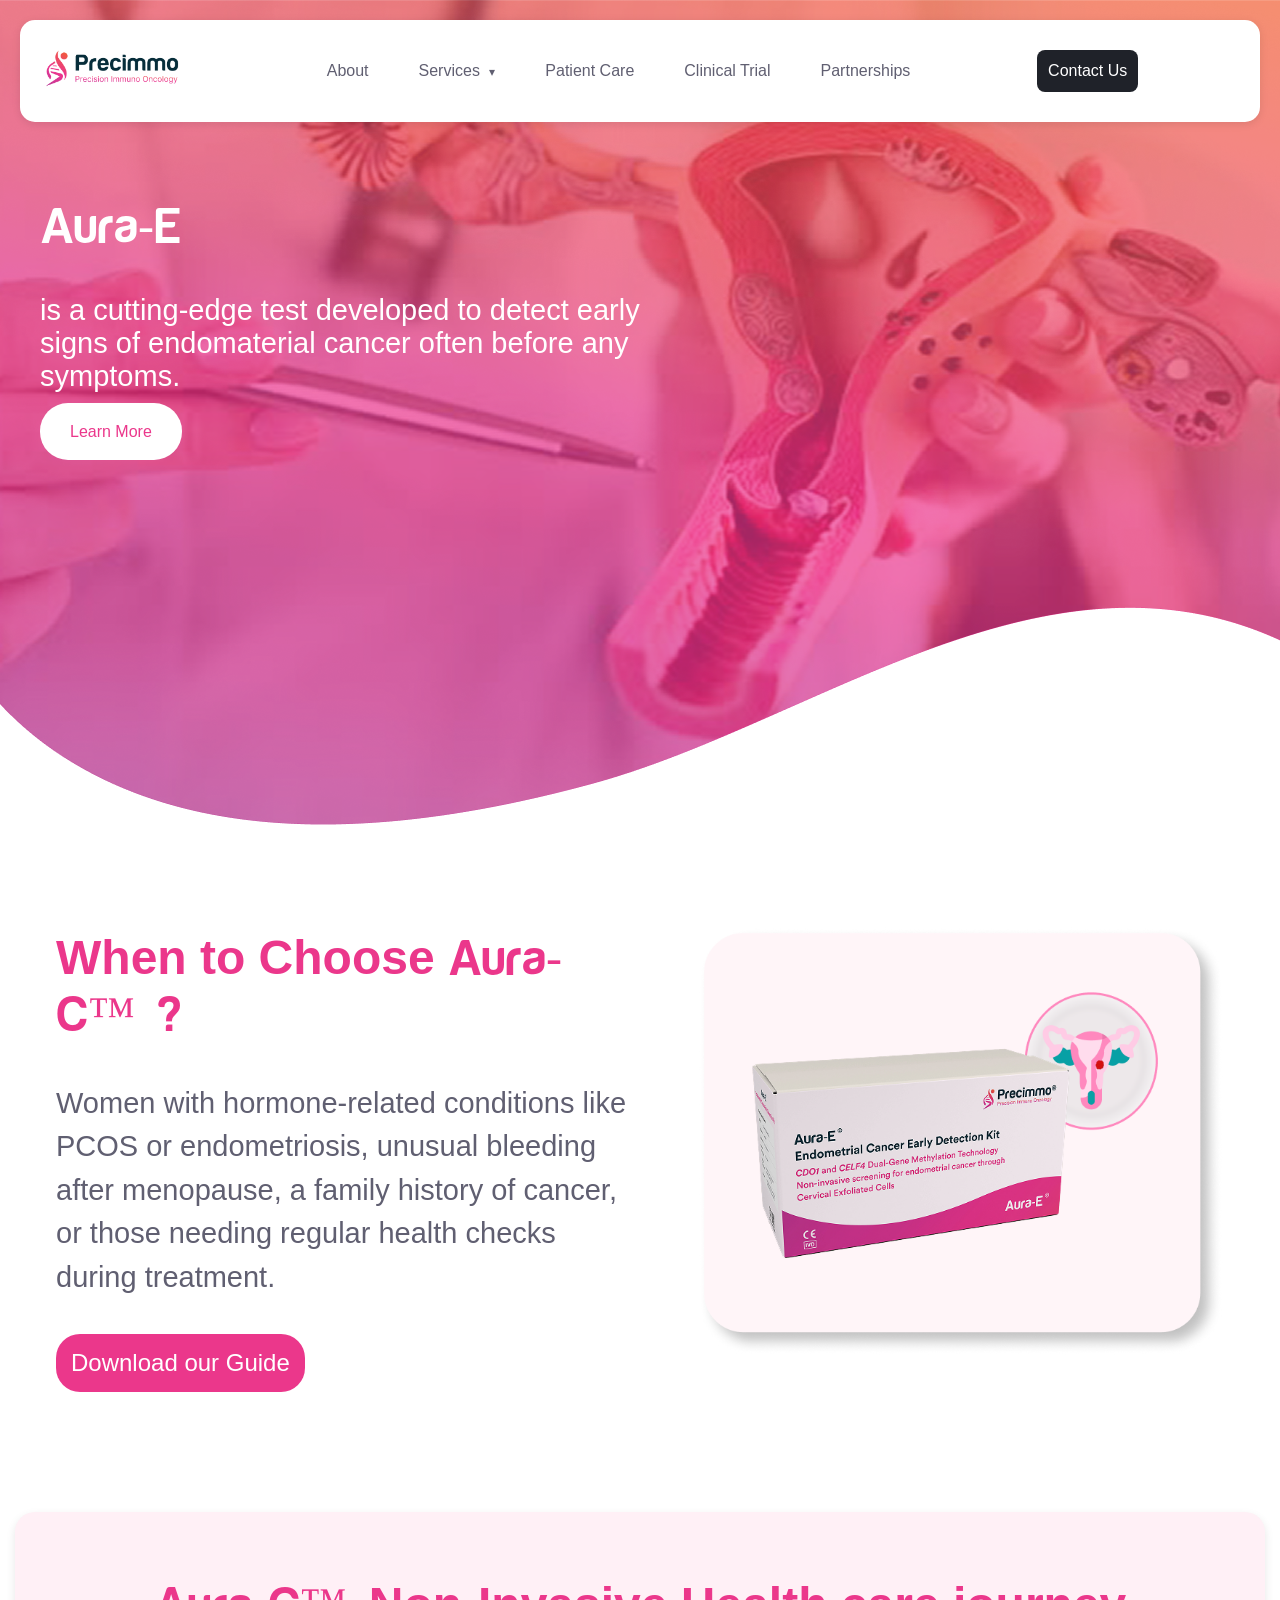
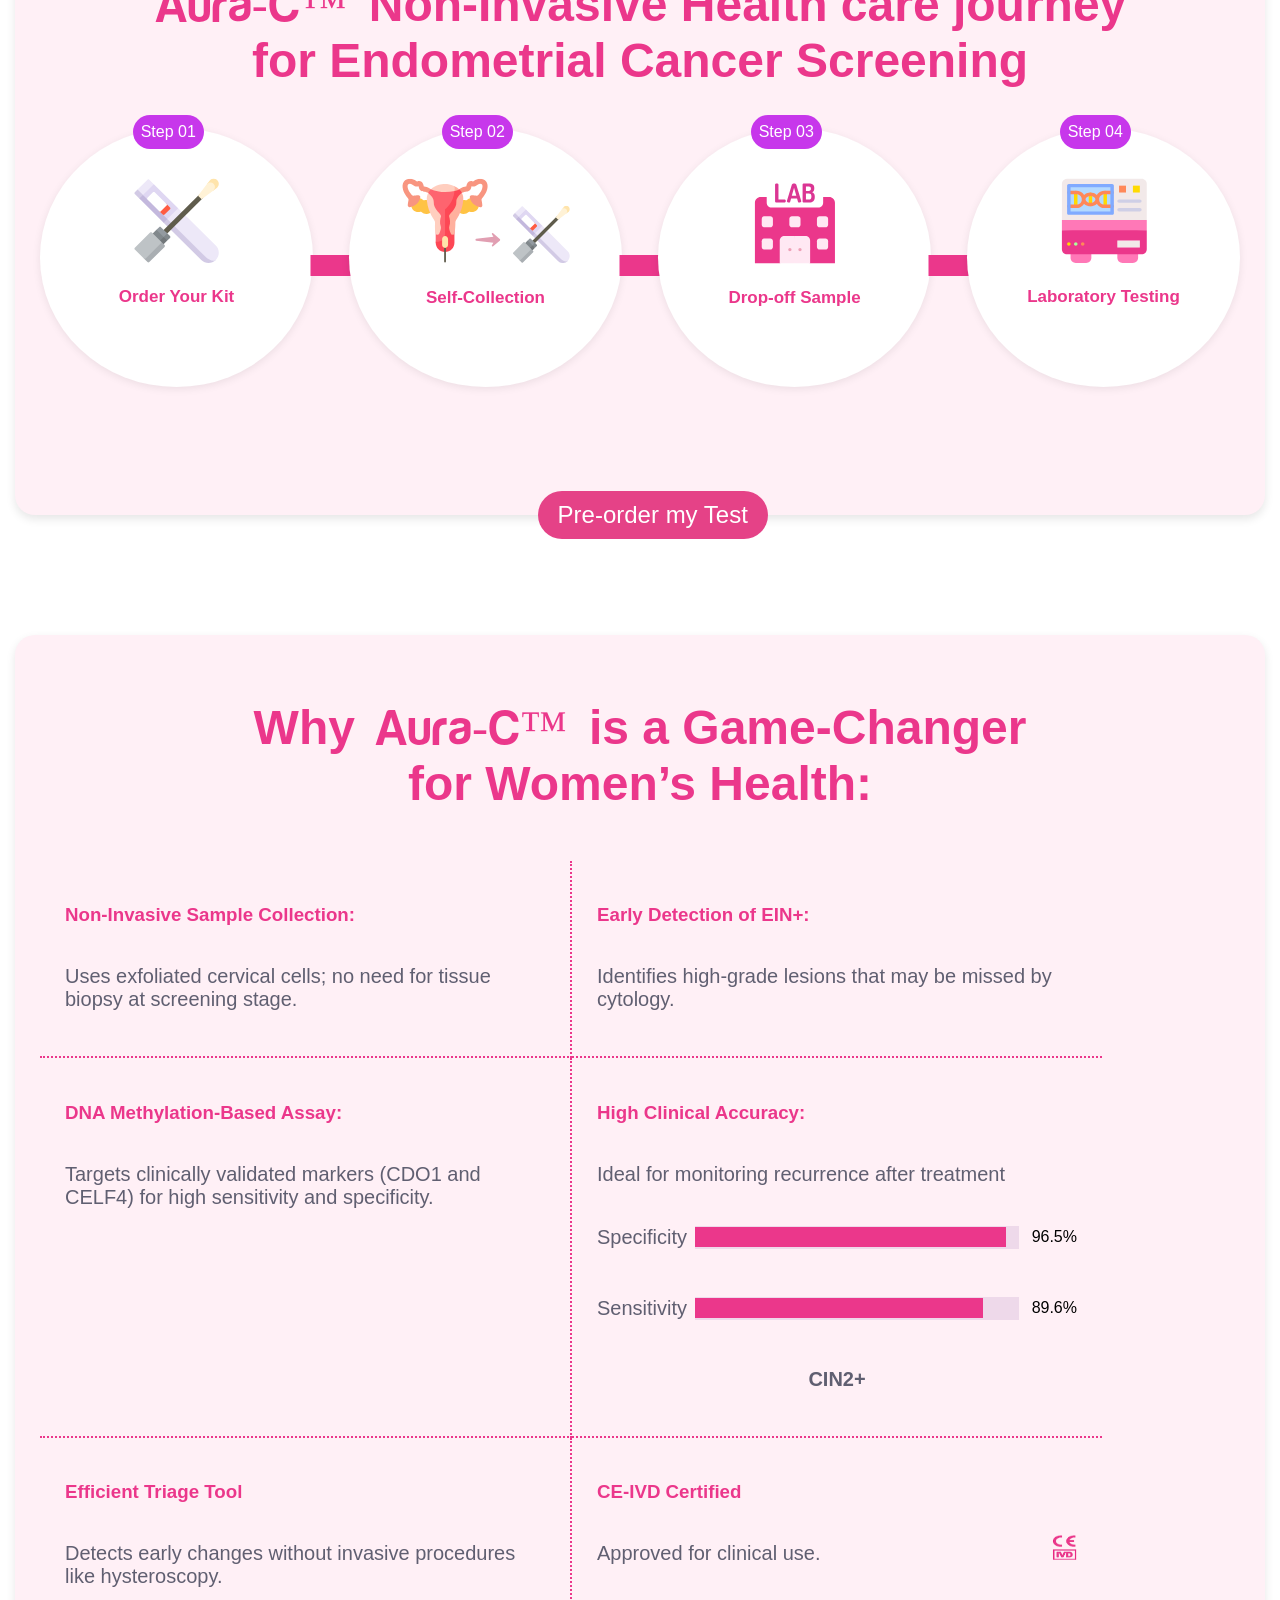
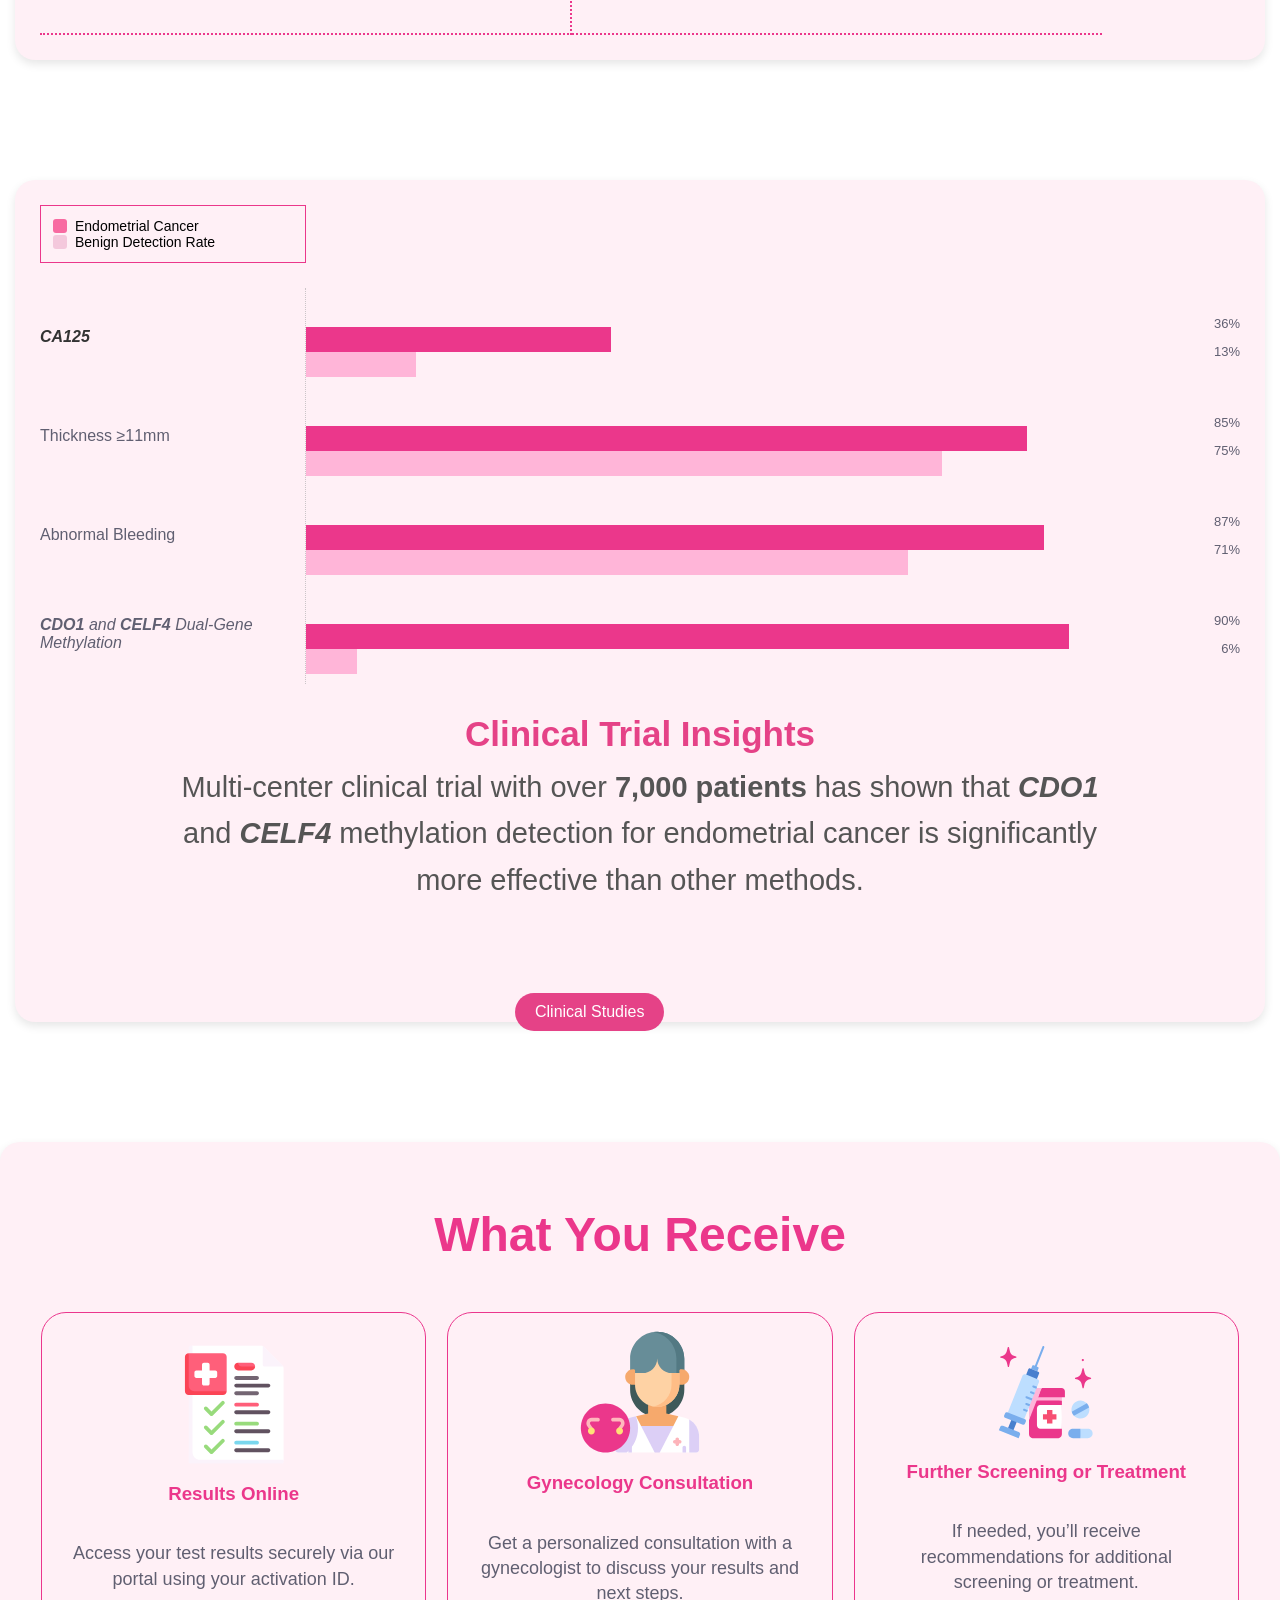
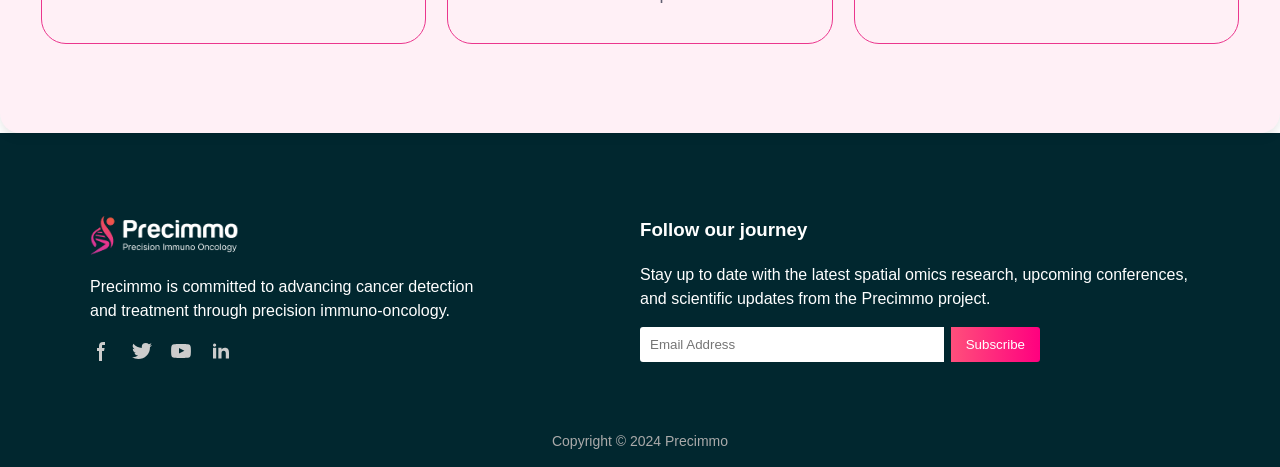
<file: AuraE.html>
<!DOCTYPE html>
<html lang="en">

<head>
  <meta charset="UTF-8">
  <meta name="viewport" content="width=device-width, initial-scale=1.0">
  <title>Aura-E</title>
  <link rel="stylesheet" href="style.css">


</head>

<body>
  <header>
    <div class="navbar">
      <div class="logo">
        <a href="index.html"> <img src="assets/footer-header/logo.png" alt="Logo"></a>

      </div>




      <ul class="nav-links" id="nav-links">
        <!-- <li><a href="" class="active">Home</a></li> -->
        <li><a href="#" class="active">About</a></li>
        <li class="dropdown">
          <a href="#">Services <span class="arrow">&#9662;</span></a>
          <ul class="dropdown-menu">
            <li><a href="#">Aura O</a></li>
            <li><a href="AuraC.html">Aura C</a></li>
            <li><a href="AuraE.html">Aura E</a></li>
          </ul>
        </li>


        <li><a href="#">Patient Care</a></li>
        <li><a href="#">Clinical Trial</a></li>
        <li><a href="#">Partnerships</a></li>



      </ul>
      <div class="contact-btn">
        <button>
          <a href="">Contact Us</a></button>
      </div>
      <div class="hamburger" id="hamburger">
        <span></span>
        <span></span>
        <span></span>
      </div>
    </div>
  </header>
  <section class="main main2">
   
    <div class="hero">
      <div class="container hero-banner">
        <div class="banner pt-5">
          <div class="pera">
            <h1 class="aura-font">Aura-E</h1>
          </div>
          <p>is a cutting-edge test developed to detect early signs of endomaterial cancer often before any symptoms.</p>



          <a href="#" class="contact-btn ">Learn More</a>
        </div>

     

      </div>


    </div>
  </section>




  <section class="Discover">


    <div class="container">


      <div class="container content">

        <div class="col-5 contents">
          <div class="pera">
            <h1>When to Choose
        <span class="aura-font"> Aura-C™ ?</span>
</h1>
            <p> Women with hormone-related
conditions like PCOS or endometriosis,
unusual bleeding after menopause, a
family history of cancer, or those
needing regular health checks
during treatment.</strong> </p>
          </div>
          <button class="Discover-btn">
            <a href="">  Download our Guide</a>
          
          </button>


        </div>

        <div class="col-5 oncology aura">
          <div class="image-section2">
            <img src="assets/Aura-E/Aura-Emed.png" width="90%;">
          </div>
        </div>
      </div>


    </div>
  </section>


  <!-- --Non-Invasive-- -->
  <section class=" Non-Invasive mt-5 care-journey">
    <div class="container invasive-box ">
      <div class="title">
        <h1><span class="aura-font"> Aura-C™ </span>
 Non-Invasive Health care journey <br>for Endometrial Cancer Screening</h1>
        <div class="steps">

          <div class="step">
            <div class="icon">
              <img src="assets/Aura-c/kit.svg" alt="Order Kit" />
            </div>
            <span class="step-number">Step 01</span>
            <p class="step-title">Order Your Kit</p>
          </div>

          <div class="step">
            <div class="icon ">
              <img src="assets/Aura-c/self-collection.svg" width="168px" alt="Order Kit" />
            </div>
            <span class="step-number">Step 02</span>
            <p class="step-title">Self-Collection</p>
          </div>
          <div class="step">
            <div class="icon">
              <img src="assets/Aura-c/Dropofff.svg" alt="Order Kit" />
            </div>
            <span class="step-number">Step 03</span>
            <p class="step-title">Drop-off Sample</p>
          </div>
          <div class="step">
            <div class="icon">
              <img src="assets/Aura-c/lab-test.svg" alt="Order Kit" />
            </div>
            <span class="step-number">Step 04</span>
            <p class="step-title">Laboratory Testing</p>
          </div>


        </div>
      </div>

    </div>  
     <!-- CTA -->
      <button class="cta-button"><a href="Aura-E-Pre-OrderForm.html" >Pre-order my Test</a></button>
    

  </section>


  <!-- game changer section -->




   <section class="game mt-5">

      <div class="container game-chaner">
        <div class="heading">
          <h1>
            Why<span class="aura-font"> Aura-C™ </span>
 is a Game-Changer <br>
            for Women’s Health:
          </h1>

          <div class="box">
            <div class="row">
              <div class="col3">
                <h3>Non-Invasive Sample Collection:</h3>
                <p>
Uses exfoliated cervical cells;
no need for tissue biopsy at screening stage.</p>

              </div>
              <div class="col3">
                <h3>Early Detection of EIN+:</h3>
                <p>

                  Identifies high-grade lesions that may be missed by cytology.</p>
              </div>
            </div>


            <div class="row">
              <div class="col3">
                <h3>DNA Methylation-Based Assay:</h3>
                <p>
                 Targets clinically validated
markers (CDO1 and CELF4)
for high sensitivity and
specificity.
</p>

              </div>
                <div class="col3">
                  <h3>High Clinical Accuracy:</h3>
                  <p>Ideal for monitoring recurrence
after treatment</p>
                  <div class="accuracy">
                    <div class="bar-group">
                      <span><p>Specificity</p></span>
                      <div class="bar">
                        <div class="fill" style=" animation: load1 3s normal forwards;
                        box-shadow: 0 10px 40px -10px #EB378B;
                        /* border-radius: 100px; */
                        background: #EB378B;
                        height: 20px;
                        width: 0;"></div>
                      </div>
                      <span class="percent">96.5%</span>
                    </div>
                    <div class="bar-group">
                      <span><p>Sensitivity</p></span>
                      <div class="bar">
                        <div class="fill" style=" animation: load2 3s normal forwards;
                        box-shadow: 0 10px 40px -10px #EB378B;
                        /* border-radius: 100px; */
                          background: #EB378B;
                        height: 20px;
                        width: 0;"></div>
                      </div>
                      <span class="percent">89.6%</span>  </div>
                      <div class="div d-f">
                        <p><strong>CIN2+</strong></p>

                      </div>
                    </div>
                    
                
               
                    
                  </div>
            
            </div>


            <div class="row">
              <div class="col3">
                <h3>Efficient Triage Tool</h3>
                <p>
Detects early changes without invasive procedures like hysteroscopy.</p>

              </div>
              <div class="col3">
                <h3>CE-IVD Certified</h3>
                <div class="certified ">
                <p>

                  Approved for clinical use.</p>
                  <img src="assets/Aura-c/CE.png" width="25px" height="25px" alt=""></div>
              </div>
            </div>
          </div>
        </div>
      </div>
    

    </div>
  </section>
  <!-- Clinical Trial -->



<section class="detection mt-5">
  <div class="chart-card container">

    <!-- Endometrial -->
    <div class="Endometrial">
      <div class="Benign">
        <div class="Endometrial-cancer color-primary"></div> Endometrial Cancer
      </div>
      <div class="Benign">
        <div class="Endometrial-cancer color-secondary"></div> Benign Detection Rate
      </div>
    </div>

  
    <div class="chart-body">

      <div class="bar-row">
        <div class="bar-label">
          <h4>CA125</h4>
        </div>
        <div class="bar-container">
          <div class="bar-segment bar-primary" style="width: 36%;"></div>
          <div class="bar-segment bar-secondary" style="width: 13%;"></div>
        </div>
        <div class="bar-values">
          <p>36%</p>
          <p>13%</p>
        </div>
      </div>

      <div class="bar-row">
        <div class="bar-label" style="font-style: normal;">
          <p>Thickness ≥11mm</p>
        </div>
        <div class="bar-container">
          <div class="bar-segment bar-primary" style="width: 85%;"></div>
          <div class="bar-segment bar-secondary" style="width: 75%;"></div>
        </div>
        <div class="bar-values">
          <p>85%</p>
          <p>75%</p>
        </div>
      </div>

      <div class="bar-row">
        <div class="bar-label" style="font-style: normal;">
          <p>Abnormal Bleeding</p>
        </div>
        <div class="bar-container">
          <div class="bar-segment bar-primary" style="width: 87%;"></div>
          <div class="bar-segment bar-secondary" style="width: 71%;"></div>
        </div>
        <div class="bar-values">
          <p>87%</p>
          <p>71%</p>
        </div>
      </div>

      <div class="bar-row">
        <div class="bar-label" style="font-weight: bold; font-style: italic;">
          <p><strong>CDO1</strong> and <strong>CELF4</strong> Dual-Gene Methylation</p>
        </div>
        <div class="bar-container">
          <div class="bar-segment bar-primary" style="width: 90%;"></div>
          <div class="bar-segment bar-secondary" style="width: 6%;"></div>
        </div>
        <div class="bar-values">
          <p>90%</p>
          <p>6%</p>
        </div>
      </div>

    </div> <!-- End .chart-body -->

    <!-- Description -->
    <div class="chart-title">Clinical Trial Insights</div>
    <div class="chart-description">
      <h3>
        Multi-center clinical trial with over <strong>7,000 patients</strong> has shown that 
        <strong> <i>CDO1</i></strong> <br> and <strong><i>CELF4</i></strong> methylation detection 
        for endometrial cancer is significantly <br> more effective than other methods.
      </h3>
    </div>

    <!-- CTA -->
    <a href="#" class="cta-button">Clinical Studies</a>

  </div>
</section>


<!-- <section class="ESMO mt-5">
<div class="container r">
  <div class="trail">
    <div class="title"> 
      <h1>ESMO Clinical Trial Insights</h1>
      <p>Methylation Testing in Over <strong>10,000</strong> Women Shows PAX1/JAM3 as Superior Early <br>
        Detection Tool for High-Risk HPV and Cervical Precancerous Lesions.</p>
    </div>
   <span class="Clinical"> Clinical Studies
        </span>
  </div></div>
</section> -->





  <!-- what You Recieve -->

  <section class="Recieve mt-5 chart-card">
    <div class="container ">
      <div class="heading">
        <h1>What You Receive</h1>
      </div>
      <div class="help-card receive-card">

        <div class="card-container">

          <img src="assets/Aura-c/result-online.svg" alt="">
          <h3>Results Online</h3>
          <p>Access your test results securely via our portal using your activation ID.</p>

        </div>

        <div class="card-container">

          <img src="assets/Aura-c/cunsultation.svg" alt="">
          <h3>Gynecology Consultation
          </h3>
          <p>Get a personalized consultation with a
            gynecologist to discuss your results
            and next steps.</p>

        </div>

        <div class="card-container">

          <img src="assets/Aura-c/treatment.svg" alt="">
          <h3>Further Screening or Treatment</h3>
          <p>
            If needed, you’ll receive recommendations
            for additional screening or
            treatment.</p>

        </div>
      </div>

    </div>
  </section>

   <!-- Fotter section -->

  <section class="footer-section">
    <footer class="footer">
      <div class="footer-container">
        <div class="footer-left">
          <br>
          <div class="footer-logo">
            <a href="index.html">     <img src="assets/footer-header/whitelogo.png" alt="Precimmo Logo" /></a>
       

          </div>
          <p>Precimmo is committed to advancing cancer detection <br>
            and treatment through precision immuno-oncology.</p>

        
          <div class="footer-social">
            
       

            <a href="#"><span><svg class="w-6 h-6 text-gray-800 dark:text-white" aria-hidden="true" xmlns="http://www.w3.org/2000/svg" width="24" height="24" fill="currentColor" viewBox="0 0 24 24">
  <path fill-rule="evenodd" d="M13.135 6H15V3h-1.865a4.147 4.147 0 0 0-4.142 4.142V9H7v3h2v9.938h3V12h2.021l.592-3H12V6.591A.6.6 0 0 1 12.592 6h.543Z" clip-rule="evenodd"/>
</svg>
</span></a>
            <a href="#"><span><svg class="w-6 h-6 text-gray-800 dark:text-white" aria-hidden="true" xmlns="http://www.w3.org/2000/svg" width="24" height="24" fill="currentColor" viewBox="0 0 24 24">
  <path fill-rule="evenodd" d="M22 5.892a8.178 8.178 0 0 1-2.355.635 4.074 4.074 0 0 0 1.8-2.235 8.343 8.343 0 0 1-2.605.981A4.13 4.13 0 0 0 15.85 4a4.068 4.068 0 0 0-4.1 4.038c0 .31.035.618.105.919A11.705 11.705 0 0 1 3.4 4.734a4.006 4.006 0 0 0 1.268 5.392 4.165 4.165 0 0 1-1.859-.5v.05A4.057 4.057 0 0 0 6.1 13.635a4.192 4.192 0 0 1-1.856.07 4.108 4.108 0 0 0 3.831 2.807A8.36 8.36 0 0 1 2 18.184 11.732 11.732 0 0 0 8.291 20 11.502 11.502 0 0 0 19.964 8.5c0-.177 0-.349-.012-.523A8.143 8.143 0 0 0 22 5.892Z" clip-rule="evenodd"/>
</svg>
</span></a>
            <a href="#"><span><svg class="w-6 h-6 text-gray-800 dark:text-white" aria-hidden="true" xmlns="http://www.w3.org/2000/svg" width="24" height="24" fill="currentColor" viewBox="0 0 24 24">
  <path fill-rule="evenodd" d="M21.7 8.037a4.26 4.26 0 0 0-.789-1.964 2.84 2.84 0 0 0-1.984-.839c-2.767-.2-6.926-.2-6.926-.2s-4.157 0-6.928.2a2.836 2.836 0 0 0-1.983.839 4.225 4.225 0 0 0-.79 1.965 30.146 30.146 0 0 0-.2 3.206v1.5a30.12 30.12 0 0 0 .2 3.206c.094.712.364 1.39.784 1.972.604.536 1.38.837 2.187.848 1.583.151 6.731.2 6.731.2s4.161 0 6.928-.2a2.844 2.844 0 0 0 1.985-.84 4.27 4.27 0 0 0 .787-1.965 30.12 30.12 0 0 0 .2-3.206v-1.516a30.672 30.672 0 0 0-.202-3.206Zm-11.692 6.554v-5.62l5.4 2.819-5.4 2.801Z" clip-rule="evenodd"/>
</svg>
</span></a>
            <a href="#"><span><svg class="w-6 h-6 text-gray-800 dark:text-white" aria-hidden="true" xmlns="http://www.w3.org/2000/svg" width="24" height="24" fill="currentColor" viewBox="0 0 24 24">
  <path fill-rule="evenodd" d="M12.51 8.796v1.697a3.738 3.738 0 0 1 3.288-1.684c3.455 0 4.202 2.16 4.202 4.97V19.5h-3.2v-5.072c0-1.21-.244-2.766-2.128-2.766-1.827 0-2.139 1.317-2.139 2.676V19.5h-3.19V8.796h3.168ZM7.2 6.106a1.61 1.61 0 0 1-.988 1.483 1.595 1.595 0 0 1-1.743-.348A1.607 1.607 0 0 1 5.6 4.5a1.601 1.601 0 0 1 1.6 1.606Z" clip-rule="evenodd"/>
  <path d="M7.2 8.809H4V19.5h3.2V8.809Z"/>
</svg>
</span></a>
          </div>
        </div>
        <div class="footer-right">
          <h3>Follow our journey</h3>
          <p>Stay up to date with the latest spatial omics research, upcoming conferences, and scientific updates from
            the Precimmo project.</p>
          <div class="footer-input">
            <input type="email" placeholder="Email Address" />
            <button type="submit">
              <a href="">    Subscribe</a>
          </button>
          </div>
        </div>
      </div>
      <div class="footer-bottom">
        Copyright © 2024 Precimmo
      </div>
    </footer>
    <br>
  </section>

  <script>
    const hamburger = document.getElementById("hamburger");
    const navLinks = document.getElementById("nav-links");

    hamburger.addEventListener("click", () => {
      hamburger.classList.toggle("active");
      navLinks.classList.toggle("active");
    });
  </script>

</body>

</html>
</file>
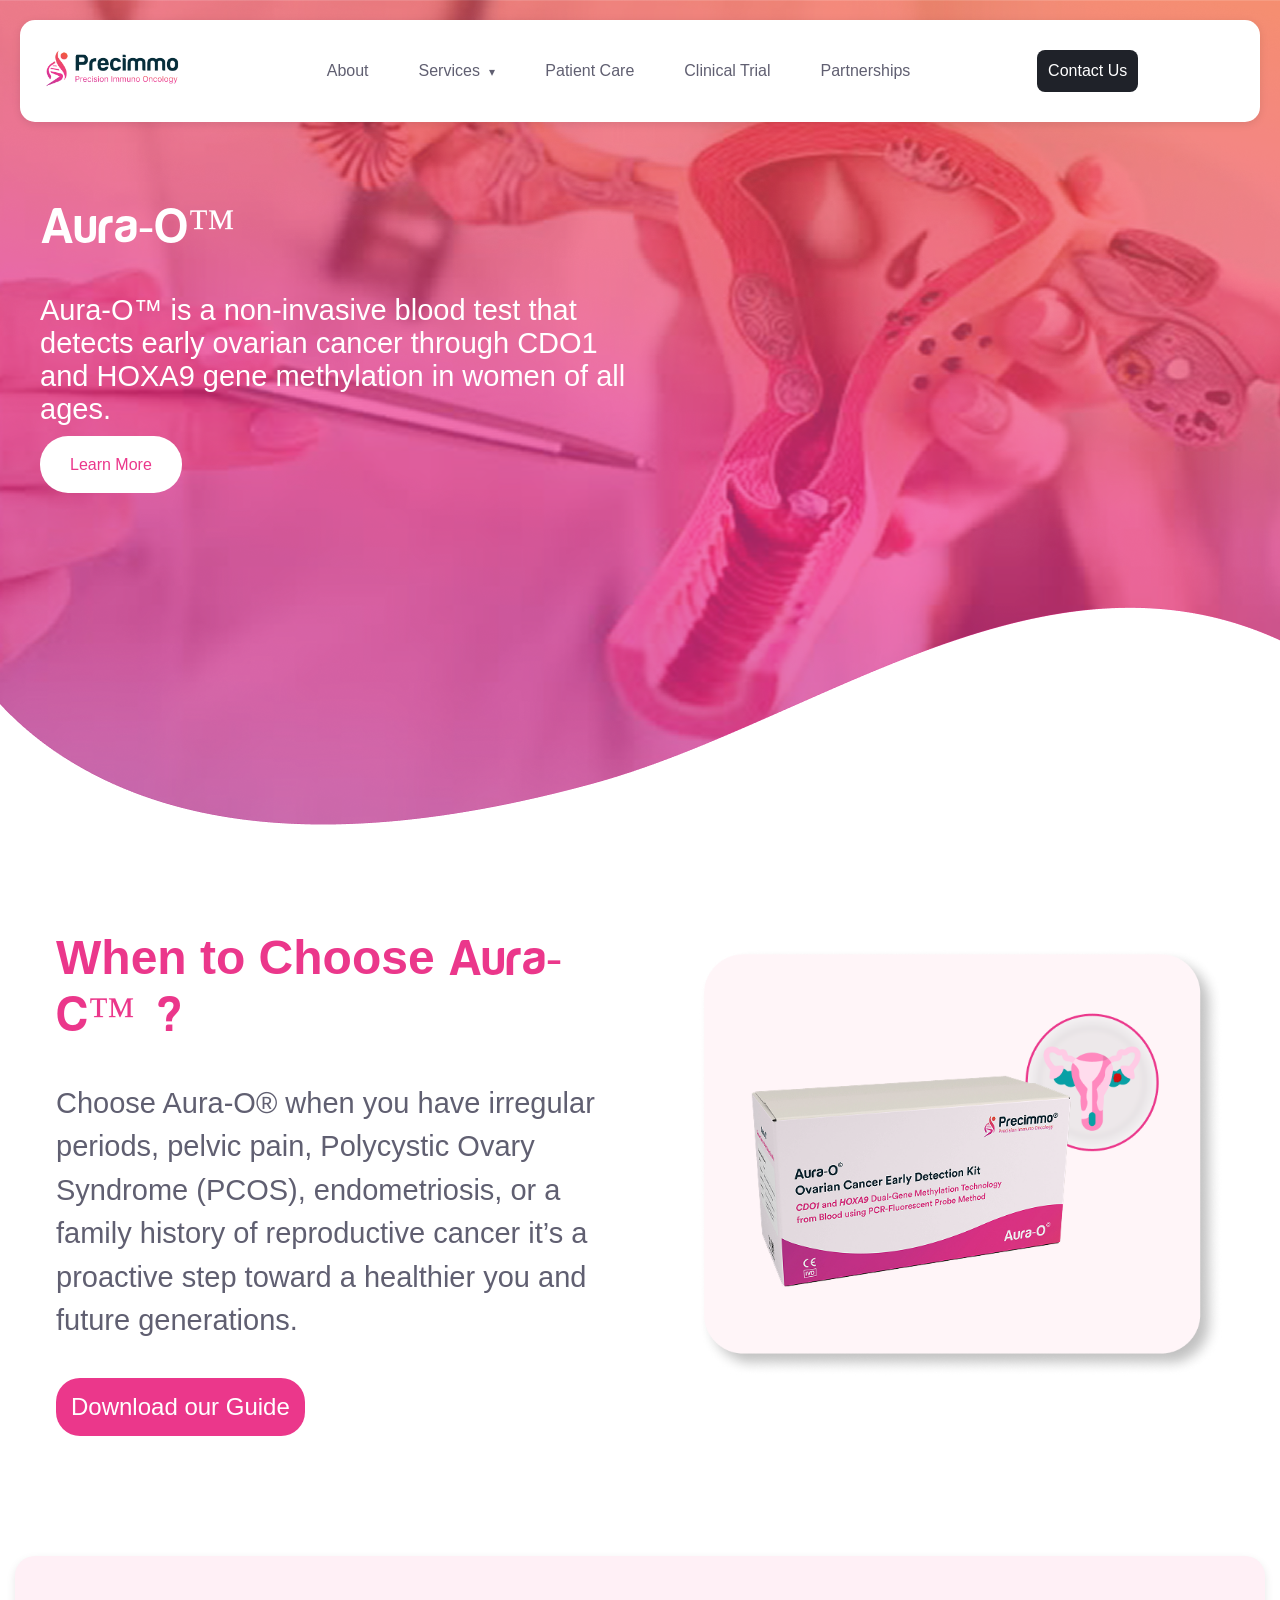
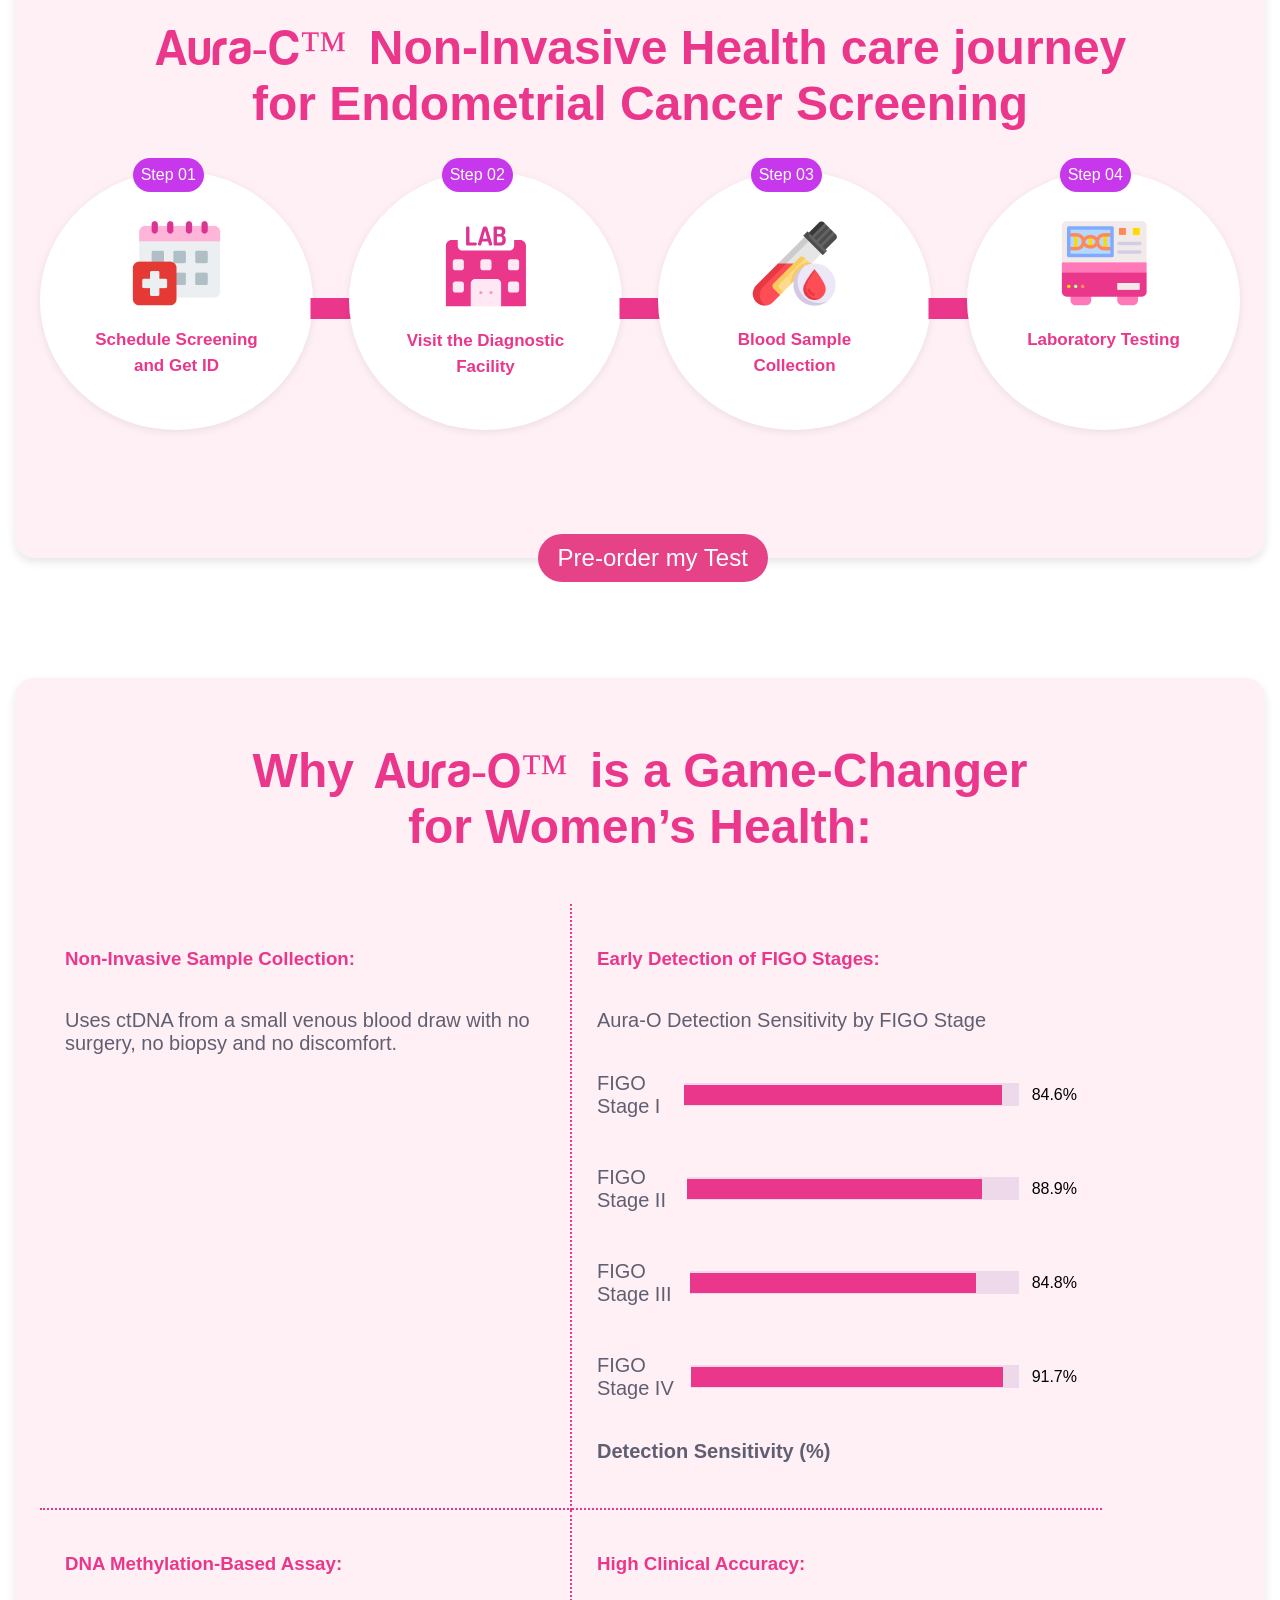
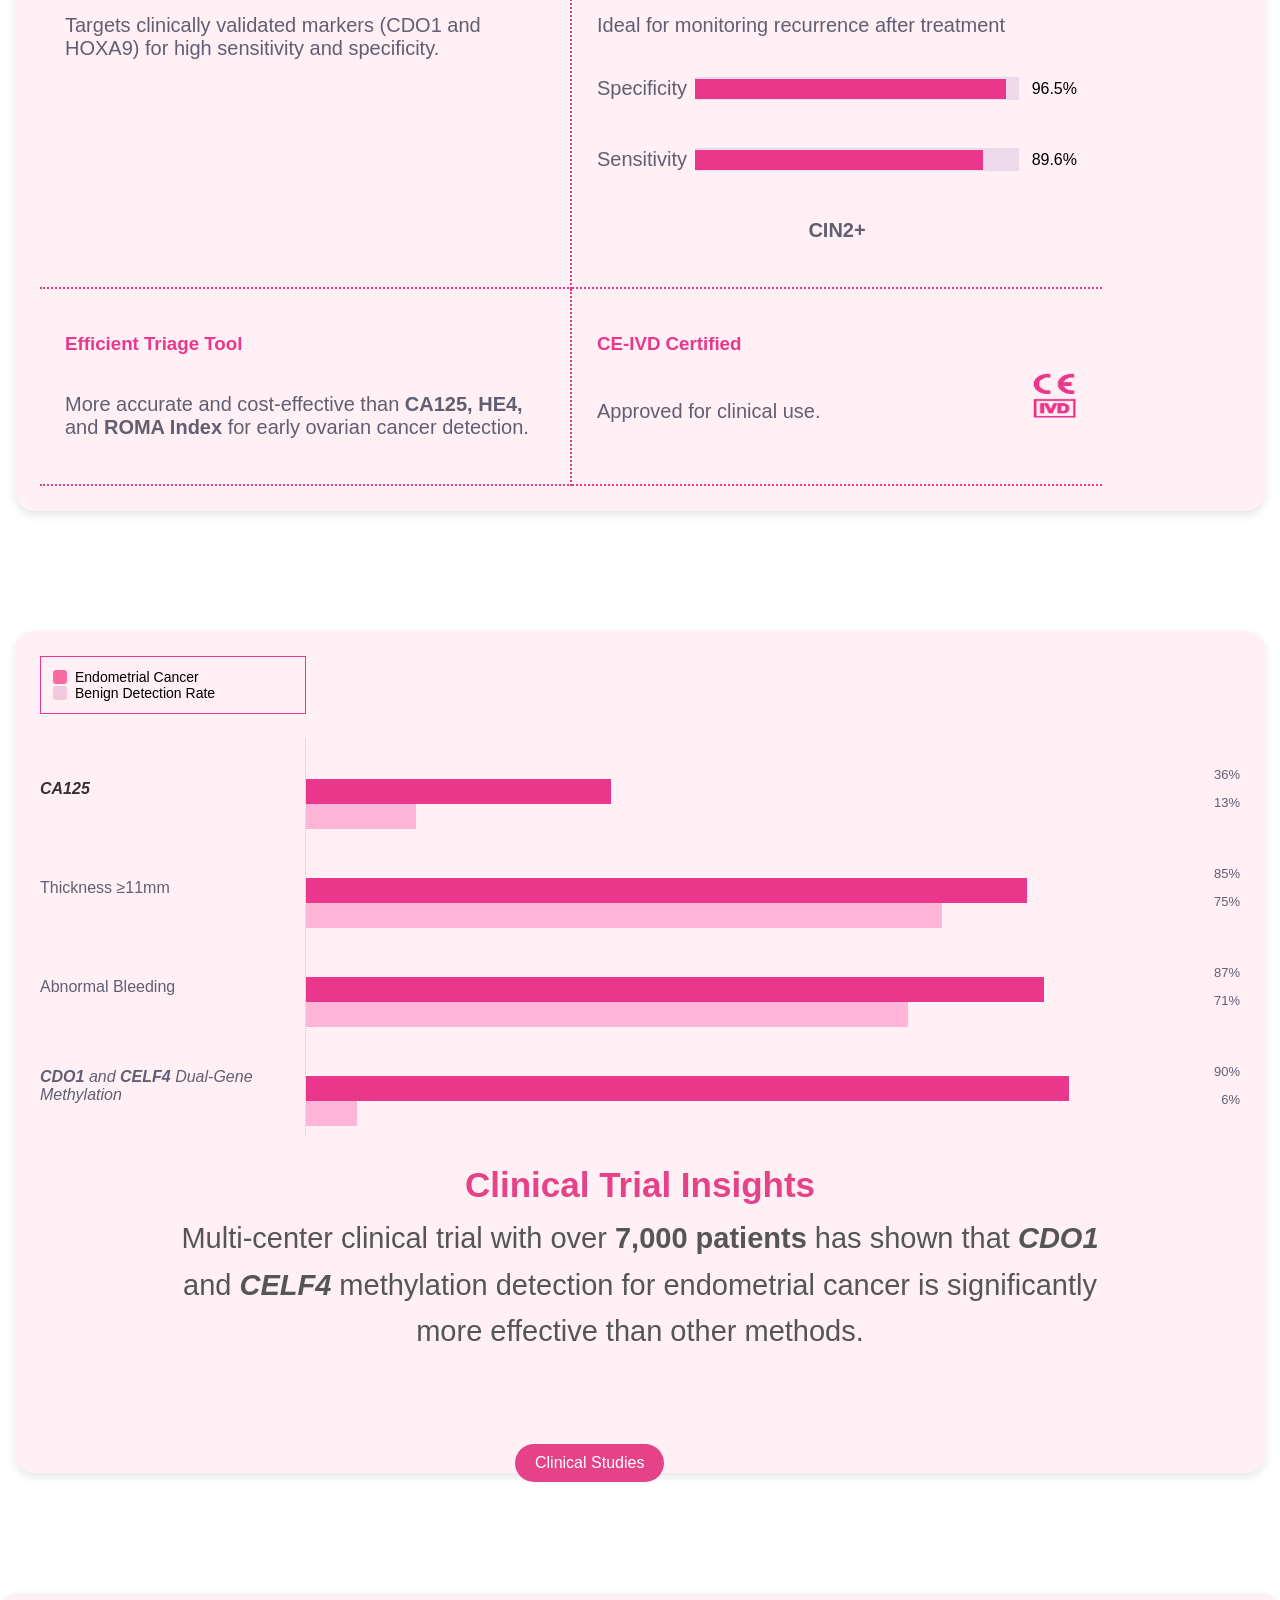
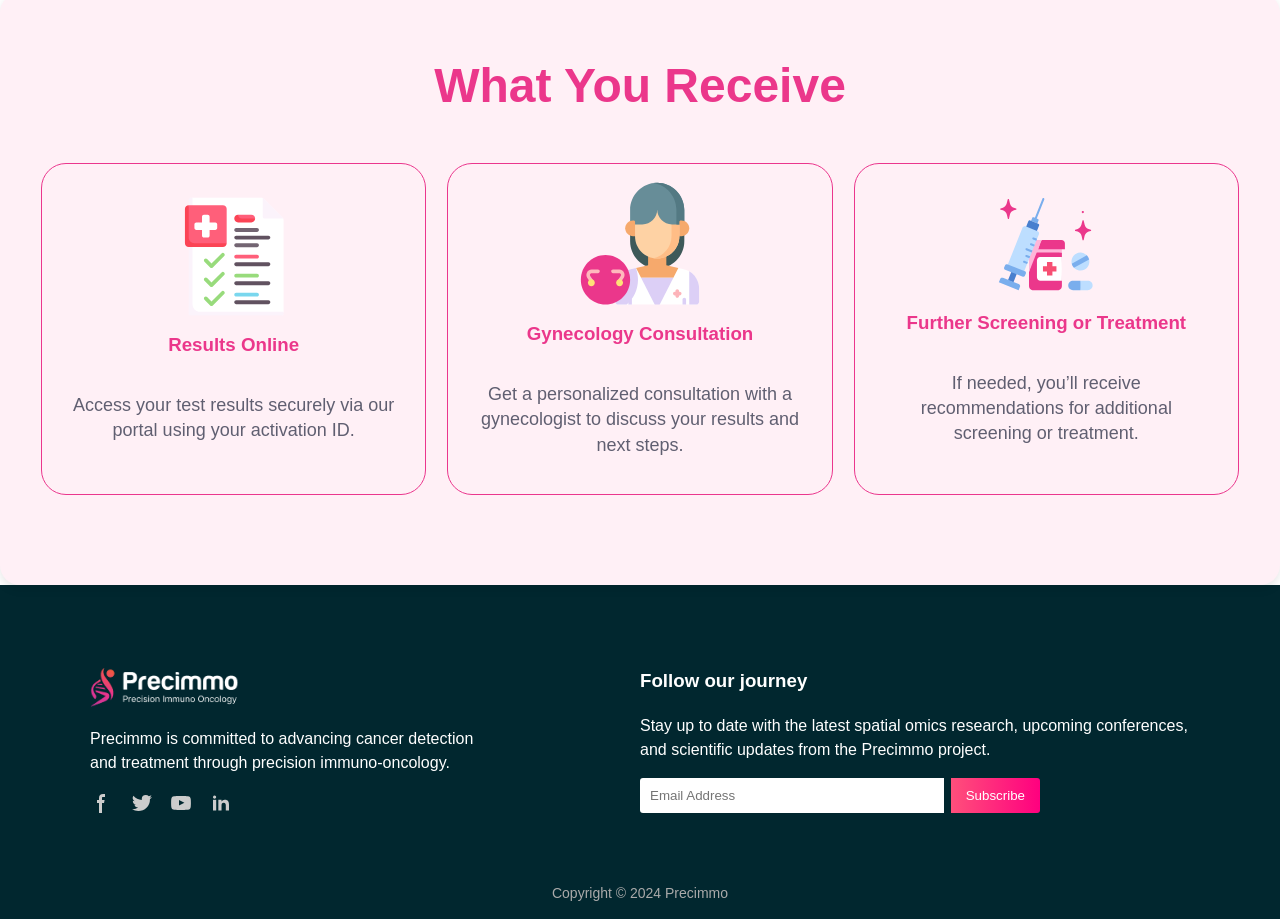
<file: AuraO.html>
<!DOCTYPE html>
<html lang="en">

<head>
  <meta charset="UTF-8">
  <meta name="viewport" content="width=device-width, initial-scale=1.0">
  <title>Aura-O™</title>
    <link rel="icon" type="image/x-icon" href="assets/footer-header/favicn.png">

  <link rel="stylesheet" href="style.css">


</head>

<body>
  <header>
    <div class="navbar">
      <div class="logo">
        <a href="index.html"> <img src="assets/footer-header/logo.png" alt="Logo"></a>

      </div>




      <ul class="nav-links" id="nav-links">
        <!-- <li><a href="" class="active">Home</a></li> -->
        <li><a href="#" class="active">About</a></li>
        <li class="dropdown">
          <a href="#">Services <span class="arrow">&#9662;</span></a>
          <ul class="dropdown-menu">
            <li><a href="AuraO.html">Aura O</a></li>
            <li><a href="AuraC.html">Aura C</a></li>
            <li><a href="AuraE.html">Aura E</a></li>
          </ul>
        </li>


        <li><a href="#">Patient Care</a></li>
        <li><a href="#">Clinical Trial</a></li>
        <li><a href="#">Partnerships</a></li>



      </ul>
      <div class="contact-btn">
        <button>
          <a href="">Contact Us</a></button>
      </div>
      <div class="hamburger" id="hamburger">
        <span></span>
        <span></span>
        <span></span>
      </div>
    </div>
  </header>
  <section class="main main2">
   
    <div class="hero">
      <div class="container hero-banner">
        <div class="banner pt-5">
          <div class="pera">
            <h1 class="aura-font">Aura-O™</h1>
          </div>
          <p>Aura-O™
is a non-invasive blood test that detects early ovarian cancer through CDO1 and HOXA9 gene methylation in
women of all ages.</p>



          <a href="#" class="contact-btn ">Learn More</a>
        </div>

     

      </div>


    </div>
  </section>




  <section class="Discover">


    <div class="container">


      <div class="container content">

        <div class="col-5 contents">
          <div class="pera">
            <h1>When to Choose
        <span class="aura-font"> Aura-C™ ?</span>
</h1>
            <p> Choose Aura-O® when you have irregular
periods, pelvic pain, Polycystic Ovary
Syndrome (PCOS), endometriosis, or
a family history of reproductive cancer
it’s a proactive step toward a healthier
you and future generations. </p>
          </div>
          <button class="Discover-btn">
            <a href="">  Download our Guide</a>
          
          </button>


        </div>

        <div class="col-5 oncology aura">
          <div class="image-section2">
            <img src="assets/Aura-o/AuraO-med.png" width="90%;">
          </div>
        </div>
      </div>


    </div>
  </section>


  <!-- --Non-Invasive-- -->
  <section class=" Non-Invasive mt-5 care-journey">
    <div class="container invasive-box ">
      <div class="title">
        <h1><span class="aura-font"> Aura-C™ </span>
 Non-Invasive Health care journey <br>for Endometrial Cancer Screening</h1>
        <div class="steps">

          <div class="step">
            <div class="icon">
              <img src="assets/Aura-o/Screening.png" alt="Order Kit" />
            </div>
            <span class="step-number">Step 01</span>
            <p class="step-title">Schedule Screening and Get ID</p>
          </div>

          <div class="step">
            <div class="icon ">
              <img src="assets/Aura-c/Dropofff.svg" alt="Order Kit" />
            </div>
            <span class="step-number">Step 02</span>
            <p class="step-title">Visit the Diagnostic Facility</p>
          </div>
          <div class="step">
            <div class="icon">
              <img src="assets/Aura-o/collection.png" alt="Order Kit" />
            </div>
            <span class="step-number">Step 03</span>
            <p class="step-title">Blood Sample Collection</p>
          </div>
          <div class="step">
            <div class="icon">
              <img src="assets/Aura-o/testing.png " alt="Order Kit" />
            </div>
            <span class="step-number">Step 04</span>
            <p class="step-title">Laboratory Testing</p>
          </div>


        </div>
      </div>

    </div>  
     <!-- CTA -->
      <button class="cta-button"><a href="Aura-E-Pre-OrderForm.html" >Pre-order my Test</a></button>
    

  </section>


  <!-- game changer section -->




   <section class="game mt-5">

      <div class="container game-chaner">
        <div class="heading">
          <h1>
            Why<span class="aura-font"> Aura-O™ </span>
 is a Game-Changer <br>
            for Women’s Health:
          </h1>

          <div class="box">
            <div class="row">
              <div class="col3">
                <h3>Non-Invasive Sample Collection:</h3>
                <p>
Uses ctDNA from a small venous blood draw with no surgery, no biopsy and no discomfort.</p>

              </div>
               <div class="col3">
            <h3>Early Detection of FIGO Stages: </h3>
            <p>Aura-O Detection Sensitivity by FIGO Stage</p>
            <div class="accuracy">
              <div class="bar-group">
                <span><p>FIGO Stage I</p></span>
                <div class="bar">
                  <div class="fill load5 animate"></div>
                </div>
                <span class="percent">84.6%</span>
              </div>

              <div class="bar-group">

                <span><p>FIGO Stage II</p></span>
                <div class="bar">
                  <div class="fill load2 animate"></div>
                </div>
                <span class="percent">88.9%</span>
                
              </div>


              <div class="bar-group">
                <span><p>FIGO Stage III</p></span>
                <div class="bar">
                  <div class="fill load3 animate"></div>
                </div>
                <span class="percent">84.8%</span>
              </div>

              <div class="bar-group">
                <span><p>FIGO Stage IV</p></span>
                <div class="bar">
                  <div class="fill load6 animate"></div>
                </div>
                <span class="percent">91.7%</span>
              </div>

              <div class="div"><p><strong>Detection Sensitivity (%)</strong></p></div>
            </div>
          </div>
            </div>


            <div class="row">
              <div class="col3">
                <h3>DNA Methylation-Based Assay:</h3>
                <p>
               Targets clinically validated
markers (CDO1 and HOXA9)
for high sensitivity and
specificity.
</p>

              </div>
                <div class="col3">
                  <h3>High Clinical Accuracy:</h3>
                  <p>Ideal for monitoring recurrence
after treatment</p>
                  <div class="accuracy">
                    <div class="bar-group">
                      <span><p>Specificity</p></span>
                      <div class="bar">
                        <div class="fill" style=" animation: load1 3s normal forwards;
                        box-shadow: 0 10px 40px -10px #EB378B;
                        /* border-radius: 100px; */
                        background: #EB378B;
                        height: 20px;
                        width: 0;"></div>
                      </div>
                      <span class="percent">96.5%</span>
                    </div>
                    <div class="bar-group">
                      <span><p>Sensitivity</p></span>
                      <div class="bar">
                        <div class="fill" style=" animation: load2 3s normal forwards;
                        box-shadow: 0 10px 40px -10px #EB378B;
                        /* border-radius: 100px; */
                          background: #EB378B;
                        height: 20px;
                        width: 0;"></div>
                      </div>
                      <span class="percent">89.6%</span>  </div>
                      <div class="div d-f">
                        <p><strong>CIN2+</strong></p>

                      </div>
                    </div>
                    
                
               
                    
                  </div>
            
            </div>


 




            

            <div class="row">
              <div class="col3">
                <h3>Efficient Triage Tool</h3>

                <p>
More accurate and cost-effective than <strong>CA125, HE4,</strong>  and <strong>ROMA Index</strong>  for early ovarian cancer detection.</p>

              </div>
              <div class="col3">
                <h3>CE-IVD Certified</h3>
                <div class="certified ">
                <p>

                  Approved for clinical use.</p>
                  <img src="assets/Aura-c/CE.png" width="45px" height="45px" alt=""></div>
              </div>
            </div>
          </div>
        </div>
      </div>
    

    </div>
  </section>
  <!-- Clinical Trial -->



<section class="detection mt-5">
  <div class="chart-card container">

    <!-- Endometrial -->
    <div class="Endometrial">
      <div class="Benign">
        <div class="Endometrial-cancer color-primary"></div> Endometrial Cancer
      </div>
      <div class="Benign">
        <div class="Endometrial-cancer color-secondary"></div> Benign Detection Rate
      </div>
    </div>

  
    <div class="chart-body">

      <div class="bar-row">
        <div class="bar-label">
          <h4>CA125</h4>
        </div>
        <div class="bar-container">
          <div class="bar-segment bar-primary" style="width: 36%;"></div>
          <div class="bar-segment bar-secondary" style="width: 13%;"></div>
        </div>
        <div class="bar-values">
          <p>36%</p>
          <p>13%</p>
        </div>
      </div>

      <div class="bar-row">
        <div class="bar-label" style="font-style: normal;">
          <p>Thickness ≥11mm</p>
        </div>
        <div class="bar-container">
          <div class="bar-segment bar-primary" style="width: 85%;"></div>
          <div class="bar-segment bar-secondary" style="width: 75%;"></div>
        </div>
        <div class="bar-values">
          <p>85%</p>
          <p>75%</p>
        </div>
      </div>

      <div class="bar-row">
        <div class="bar-label" style="font-style: normal;">
          <p>Abnormal Bleeding</p>
        </div>
        <div class="bar-container">
          <div class="bar-segment bar-primary" style="width: 87%;"></div>
          <div class="bar-segment bar-secondary" style="width: 71%;"></div>
        </div>
        <div class="bar-values">
          <p>87%</p>
          <p>71%</p>
        </div>
      </div>

      <div class="bar-row">
        <div class="bar-label" style="font-weight: bold; font-style: italic;">
          <p><strong>CDO1</strong> and <strong>CELF4</strong> Dual-Gene Methylation</p>
        </div>
        <div class="bar-container">
          <div class="bar-segment bar-primary" style="width: 90%;"></div>
          <div class="bar-segment bar-secondary" style="width: 6%;"></div>
        </div>
        <div class="bar-values">
          <p>90%</p>
          <p>6%</p>
        </div>
      </div>

    </div> <!-- End .chart-body -->

    <!-- Description -->
    <div class="chart-title">Clinical Trial Insights</div>
    <div class="chart-description">
      <h3>
        Multi-center clinical trial with over <strong>7,000 patients</strong> has shown that 
        <strong> <i>CDO1</i></strong> <br> and <strong><i>CELF4</i></strong> methylation detection 
        for endometrial cancer is significantly <br> more effective than other methods.
      </h3>
    </div>

    <!-- CTA -->
    <a href="#" class="cta-button">Clinical Studies</a>

  </div>
</section>


<!-- <section class="ESMO mt-5">
<div class="container r">
  <div class="trail">
    <div class="title"> 
      <h1>ESMO Clinical Trial Insights</h1>
      <p>Methylation Testing in Over <strong>10,000</strong> Women Shows PAX1/JAM3 as Superior Early <br>
        Detection Tool for High-Risk HPV and Cervical Precancerous Lesions.</p>
    </div>
   <span class="Clinical"> Clinical Studies
        </span>
  </div></div>
</section> -->





  <!-- what You Recieve -->

  <section class="Recieve mt-5 chart-card">
    <div class="container ">
      <div class="heading">
        <h1>What You Receive</h1>
      </div>
      <div class="help-card receive-card">

        <div class="card-container">

          <img src="assets/Aura-c/result-online.svg" alt="">
          <h3>Results Online</h3>
          <p>Access your test results securely via our portal using your activation ID.</p>

        </div>

        <div class="card-container">

          <img src="assets/Aura-c/cunsultation.svg" alt="">
          <h3>Gynecology Consultation
          </h3>
          <p>Get a personalized consultation with a
            gynecologist to discuss your results
            and next steps.</p>

        </div>

        <div class="card-container">

          <img src="assets/Aura-c/treatment.svg" alt="">
          <h3>Further Screening or Treatment</h3>
          <p>
            If needed, you’ll receive recommendations
            for additional screening or
            treatment.</p>

        </div>
      </div>

    </div>
  </section>






  

   <!-- Fotter section -->

  <section class="footer-section">
    <footer class="footer">
      <div class="footer-container">
        <div class="footer-left">
          <br>
          <div class="footer-logo">
            <a href="index.html">     <img src="assets/footer-header/whitelogo.png" alt="Precimmo Logo" /></a>
       

          </div>
          <p>Precimmo is committed to advancing cancer detection <br>
            and treatment through precision immuno-oncology.</p>

        
          <div class="footer-social">
            
       

            <a href="#"><span><svg class="w-6 h-6 text-gray-800 dark:text-white" aria-hidden="true" xmlns="http://www.w3.org/2000/svg" width="24" height="24" fill="currentColor" viewBox="0 0 24 24">
  <path fill-rule="evenodd" d="M13.135 6H15V3h-1.865a4.147 4.147 0 0 0-4.142 4.142V9H7v3h2v9.938h3V12h2.021l.592-3H12V6.591A.6.6 0 0 1 12.592 6h.543Z" clip-rule="evenodd"/>
</svg>
</span></a>
            <a href="#"><span><svg class="w-6 h-6 text-gray-800 dark:text-white" aria-hidden="true" xmlns="http://www.w3.org/2000/svg" width="24" height="24" fill="currentColor" viewBox="0 0 24 24">
  <path fill-rule="evenodd" d="M22 5.892a8.178 8.178 0 0 1-2.355.635 4.074 4.074 0 0 0 1.8-2.235 8.343 8.343 0 0 1-2.605.981A4.13 4.13 0 0 0 15.85 4a4.068 4.068 0 0 0-4.1 4.038c0 .31.035.618.105.919A11.705 11.705 0 0 1 3.4 4.734a4.006 4.006 0 0 0 1.268 5.392 4.165 4.165 0 0 1-1.859-.5v.05A4.057 4.057 0 0 0 6.1 13.635a4.192 4.192 0 0 1-1.856.07 4.108 4.108 0 0 0 3.831 2.807A8.36 8.36 0 0 1 2 18.184 11.732 11.732 0 0 0 8.291 20 11.502 11.502 0 0 0 19.964 8.5c0-.177 0-.349-.012-.523A8.143 8.143 0 0 0 22 5.892Z" clip-rule="evenodd"/>
</svg>
</span></a>
            <a href="#"><span><svg class="w-6 h-6 text-gray-800 dark:text-white" aria-hidden="true" xmlns="http://www.w3.org/2000/svg" width="24" height="24" fill="currentColor" viewBox="0 0 24 24">
  <path fill-rule="evenodd" d="M21.7 8.037a4.26 4.26 0 0 0-.789-1.964 2.84 2.84 0 0 0-1.984-.839c-2.767-.2-6.926-.2-6.926-.2s-4.157 0-6.928.2a2.836 2.836 0 0 0-1.983.839 4.225 4.225 0 0 0-.79 1.965 30.146 30.146 0 0 0-.2 3.206v1.5a30.12 30.12 0 0 0 .2 3.206c.094.712.364 1.39.784 1.972.604.536 1.38.837 2.187.848 1.583.151 6.731.2 6.731.2s4.161 0 6.928-.2a2.844 2.844 0 0 0 1.985-.84 4.27 4.27 0 0 0 .787-1.965 30.12 30.12 0 0 0 .2-3.206v-1.516a30.672 30.672 0 0 0-.202-3.206Zm-11.692 6.554v-5.62l5.4 2.819-5.4 2.801Z" clip-rule="evenodd"/>
</svg>
</span></a>
            <a href="#"><span><svg class="w-6 h-6 text-gray-800 dark:text-white" aria-hidden="true" xmlns="http://www.w3.org/2000/svg" width="24" height="24" fill="currentColor" viewBox="0 0 24 24">
  <path fill-rule="evenodd" d="M12.51 8.796v1.697a3.738 3.738 0 0 1 3.288-1.684c3.455 0 4.202 2.16 4.202 4.97V19.5h-3.2v-5.072c0-1.21-.244-2.766-2.128-2.766-1.827 0-2.139 1.317-2.139 2.676V19.5h-3.19V8.796h3.168ZM7.2 6.106a1.61 1.61 0 0 1-.988 1.483 1.595 1.595 0 0 1-1.743-.348A1.607 1.607 0 0 1 5.6 4.5a1.601 1.601 0 0 1 1.6 1.606Z" clip-rule="evenodd"/>
  <path d="M7.2 8.809H4V19.5h3.2V8.809Z"/>
</svg>
</span></a>
          </div>
        </div>
        <div class="footer-right">
          <h3>Follow our journey</h3>
          <p>Stay up to date with the latest spatial omics research, upcoming conferences, and scientific updates from
            the Precimmo project.</p>
          <div class="footer-input">
            <input type="email" placeholder="Email Address" />
            <button type="submit">
              <a href="">    Subscribe</a>
          </button>
          </div>
        </div>
      </div>
      <div class="footer-bottom">
        Copyright © 2024 Precimmo
      </div>
    </footer>
    <br>
  </section>

  <script>
    const hamburger = document.getElementById("hamburger");
    const navLinks = document.getElementById("nav-links");

    hamburger.addEventListener("click", () => {
      hamburger.classList.toggle("active");
      navLinks.classList.toggle("active");
    });
  </script>

</body>

</html>
</file>
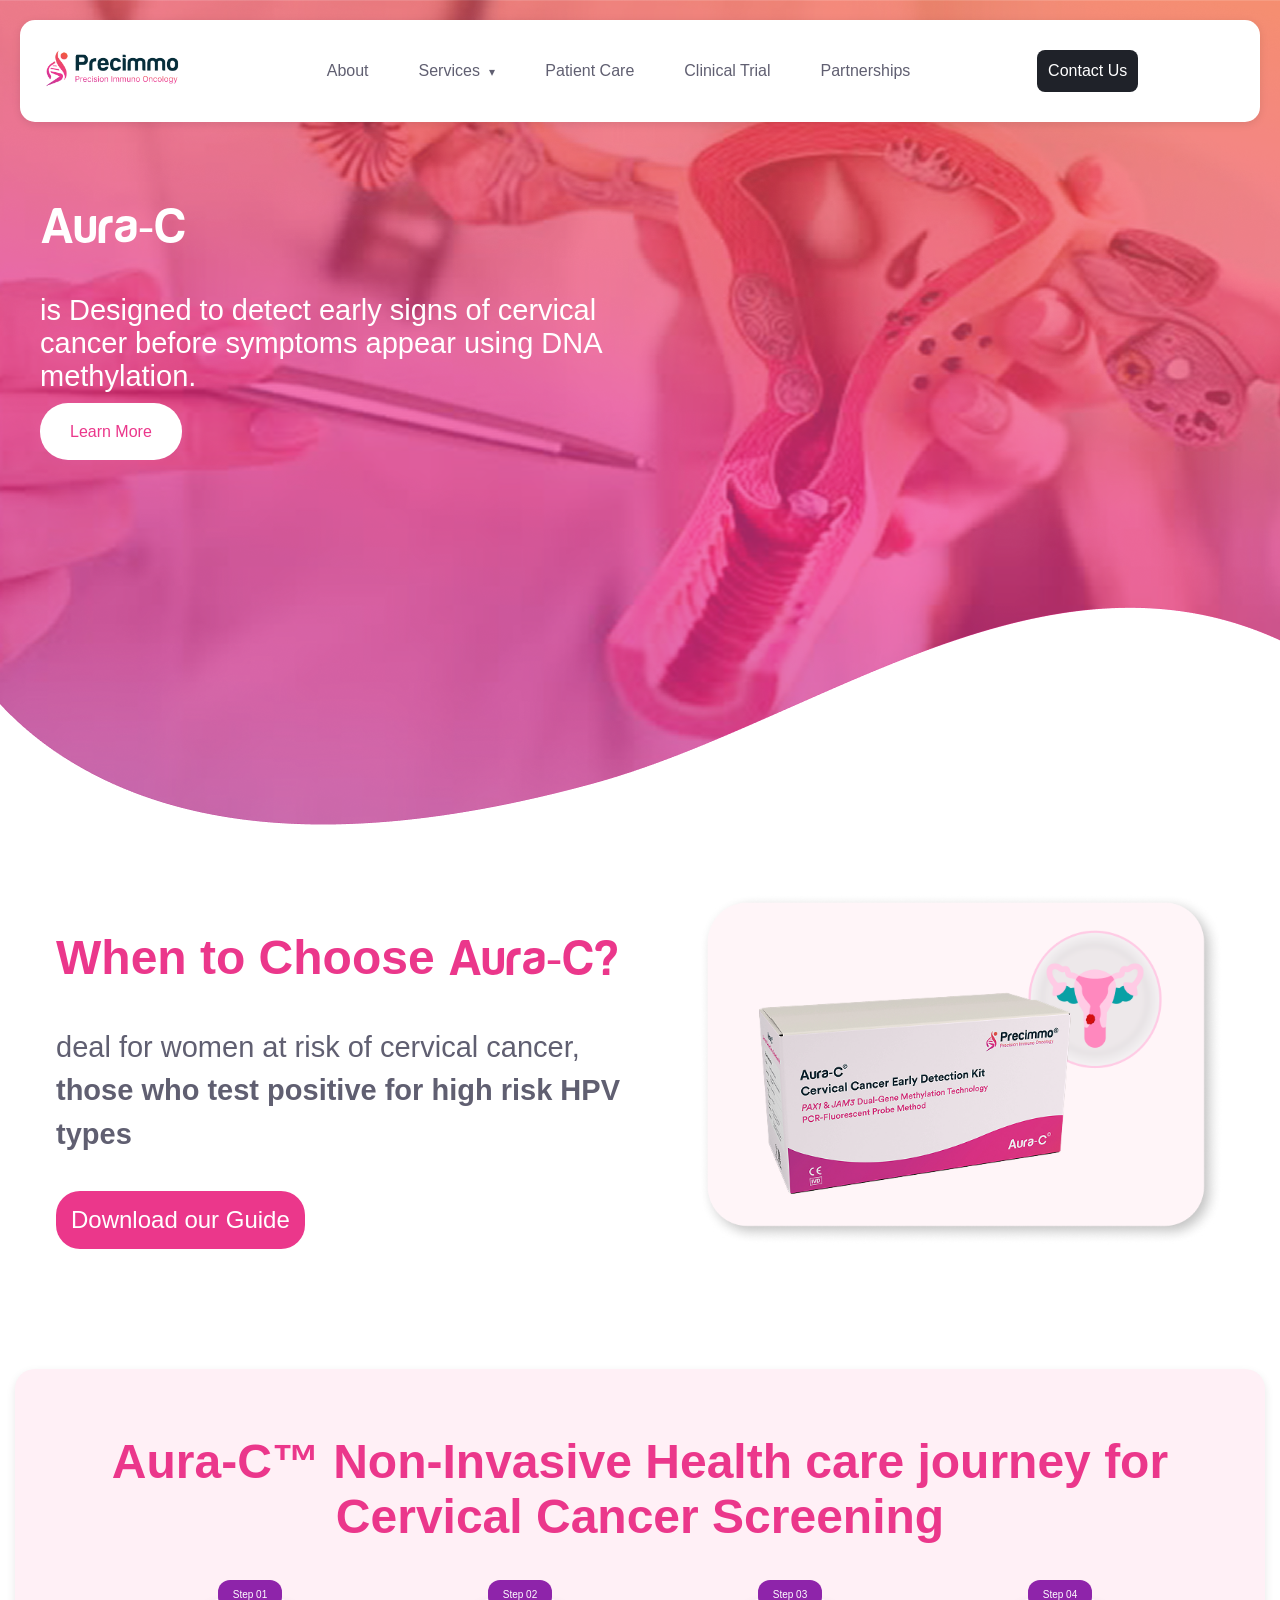
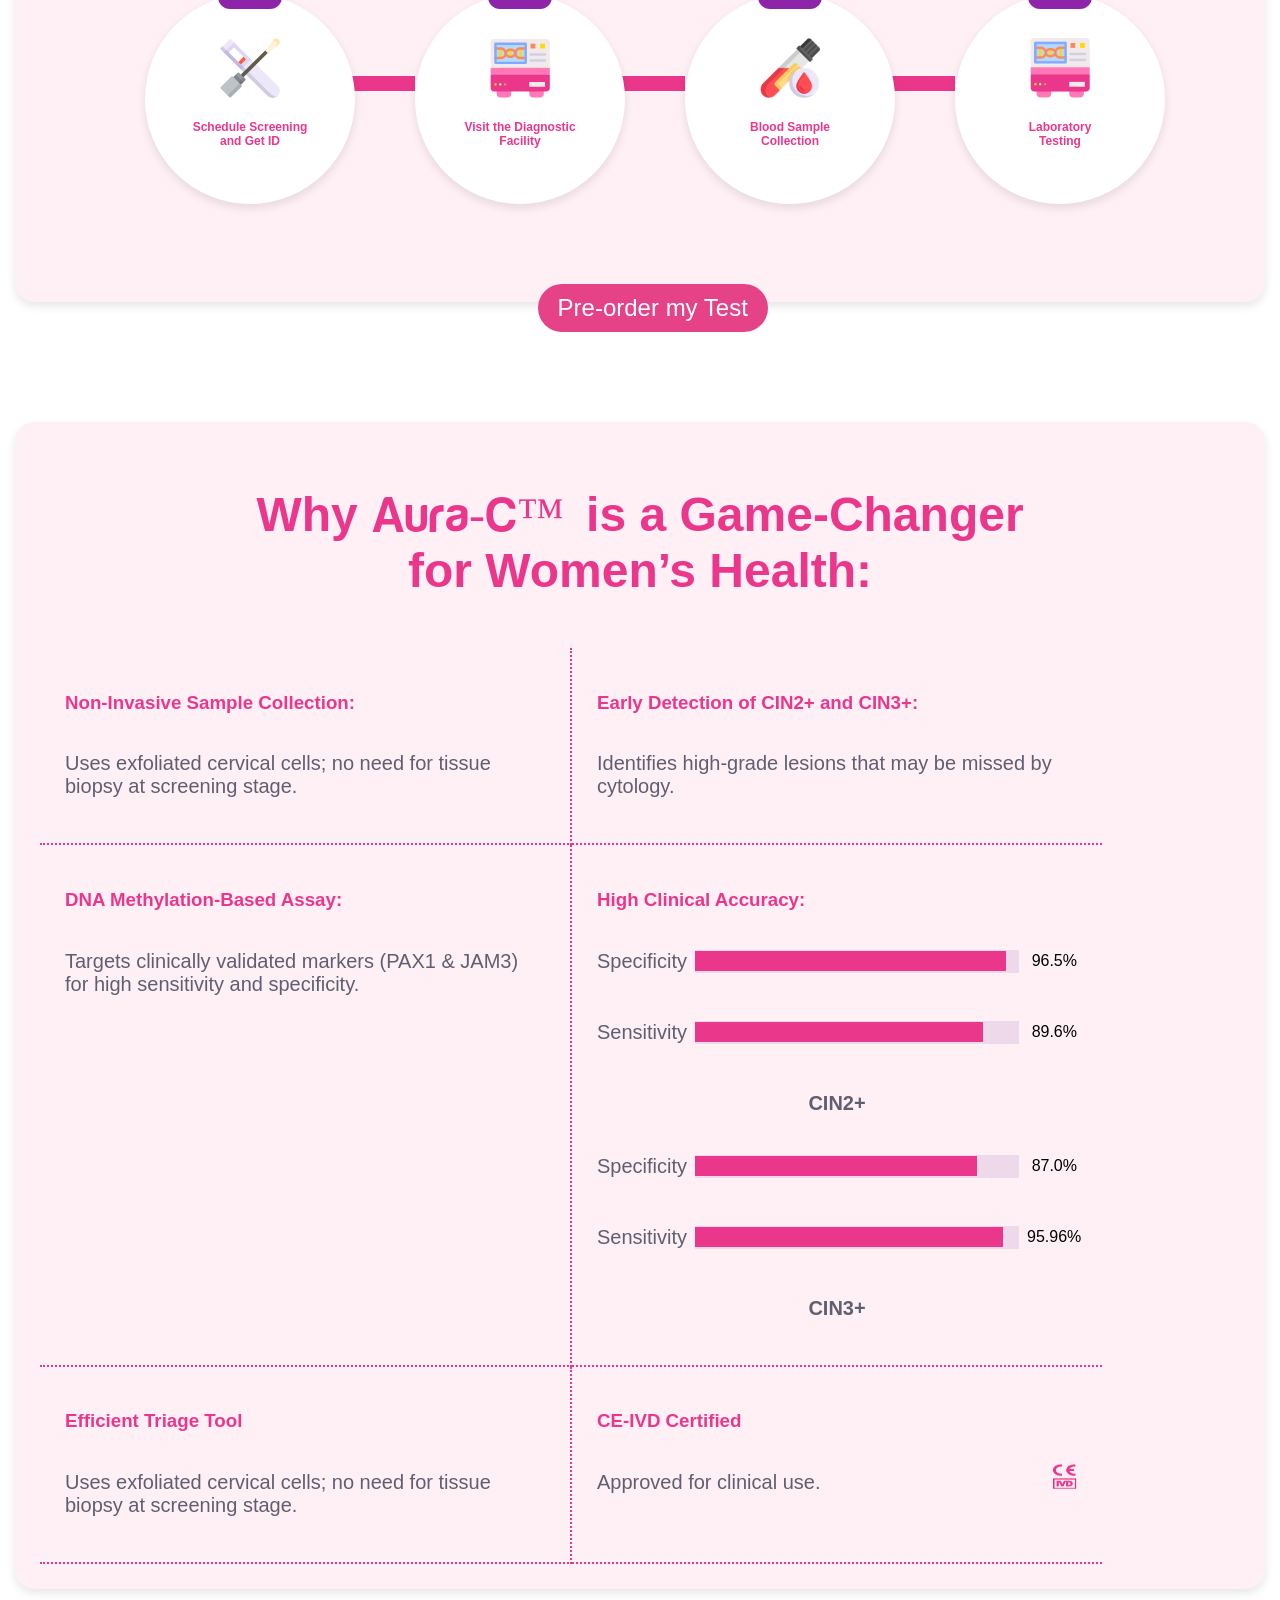
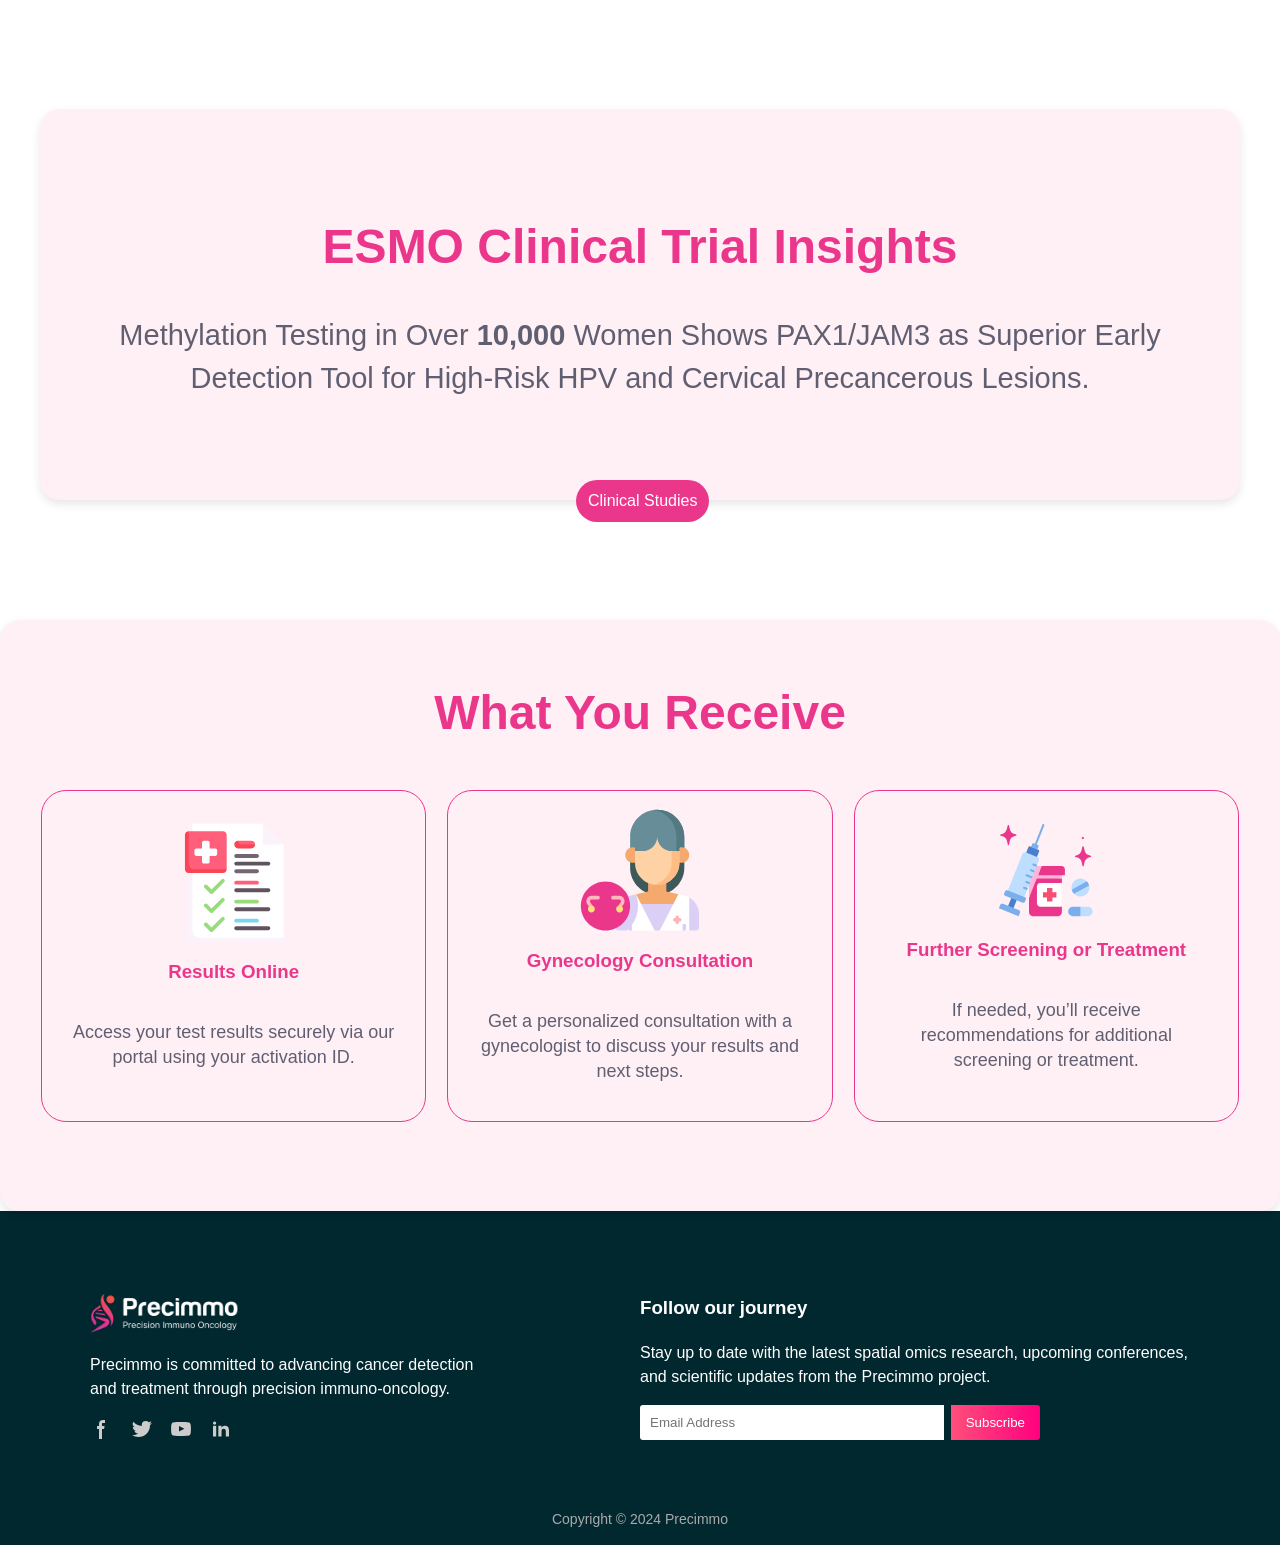
<file: fliper.html>
<!DOCTYPE html>
<html lang="en">

<head>
  <meta charset="UTF-8">
  <link rel="icon" type="image/x-icon" href="assets/footer-header/favicn.png">

  <title>flipr card</title>
  <link rel="stylesheet" href="style.css">


</head>

<body>
  <header>
    <div class="navbar">
      <div class="logo">
        <a href="index.html"> <img src="assets/footer-header/logo.png" alt="Logo"></a>

      </div>



  <ul class="nav-links" id="nav-links">
        <!-- <li><a href="" class="active">Home</a></li> -->
        <li><a href="#" class="active">About</a></li>
        <li class="dropdown">
          <a href="#">Services <span class="arrow">&#9662;</span></a>
          <ul class="dropdown-menu">
            <li><a href="AuraO.html">Aura O</a></li>
            <li><a href="AuraC.html">Aura C</a></li>
            <li><a href="AuraE.html">Aura E</a></li>
          </ul>
        </li>


        <li><a href="#">Patient Care</a></li>
        <li><a href="#">Clinical Trial</a></li>
        <li><a href="#">Partnerships</a></li>

      </ul>

      <div class="contact-btn">
        <button>
          <a href="">Contact Us</a></button>
      </div>
      <div class="hamburger" id="hamburger">
        <span></span>
        <span></span>
        <span></span>
      </div>
    </div>
  </header>
  <section class="main main2">
   
    <div class="hero">
      <div class="container hero-banner">
        <div class="banner pt-5">
          <div class="pera">
            <h1 class="aura-font">Aura-C</h1>
          </div>
          <p>is Designed to detect early signs of cervical cancer before symptoms appear using DNA methylation.</p>



          <a href="#" class="contact-btn ">Learn More</a>
        </div>

     

      </div>


    </div>
  </section>




  <section class="Discover cover">


    <div class="container">


      <div class="container content med">

        <div class="col-5 contents">
          <div class="pera">
            <h1>When to Choose
             <span class="aura-font">Aura-C?</span> </h1>
            <p>deal for women at risk of cervical cancer, <strong>those who test positive for high risk HPV
                types</strong> </p>
          </div>
          <button class="Discover-btn">
            <a href="">  Download our Guide</a>
          
          </button>


        </div>

        <div class="col-5 oncology aura">
          <div class="image-section2">
            <img src="assets/Aura-c/medicin.png" width="90%;">
          </div>
        </div>
      </div>


    </div>
  </section>


  <!-- --Non-Invasive-- -->
  <section class=" Non-Invasive mt-5 care-journey">
    <div class="heading container invasive-box">


     <h1 >Aura-C™ Non-Invasive Health care journey
for Cervical Cancer Screening</h1>
   
   <div class="aura-step-container ">
    
  <!-- Step 01 -->
  <div class="aura-step-circle">
    <div class="aura-step-inner">
      <div class="aura-step-front">
        <div class="aura-step-label">Step 01</div>
        <img src="assets/Aura-c/kit.svg" alt="Calendar Icon">
        <p>Schedule Screening<br>and Get ID</p>
      </div>
      <div class="aura-step-back">
        <div class="aura-step-label">Step 01</div>
        <p>Book your appointment and receive an activation ID for secure tracking and results access.</p>
      </div>
    </div>
  </div>

  <div class="aura-step-line"></div>

  <!-- Step 02 -->
  <div class="aura-step-circle">
    <div class="aura-step-inner">
      <div class="aura-step-front">
        <div class="aura-step-label">Step 02</div>
        <img src="assets/Aura-c/lab-test.svg" alt="Lab Icon">
        <p>Visit the Diagnostic<br>Facility</p>
      </div>
      <div class="aura-step-back">
        <div class="aura-step-label">Step 02</div>
        <p>Attend your scheduled screening at the facility.</p>
      </div>
    </div>
  </div>

  <div class="aura-step-line"></div>

  <!-- Step 03 -->
  <div class="aura-step-circle">
    <div class="aura-step-inner">
      <div class="aura-step-front">
        <div class="aura-step-label">Step 03</div>
        <img src="assets/Aura-o/collection.png" alt="Blood Sample">
        <p>Blood Sample<br>Collection</p>
      </div>
      <div class="aura-step-back">
        <div class="aura-step-label">Step 03</div>
        <p>A phlebotomist will draw a 5 ml blood sample using a minimally invasive procedure for a quick and comfortable experience.</p>
      </div>
    </div>
  </div>

  <div class="aura-step-line"></div>

  <!-- Step 04 -->
  <div class="aura-step-circle">
    <div class="aura-step-inner">
      <div class="aura-step-front">
        <div class="aura-step-label">Step 04</div>
        <img src="assets/Aura-o/testing.png" alt="Lab Report Icon">
        <p>Laboratory<br>Testing</p>
      </div>
      <div class="aura-step-back">
        <div class="aura-step-label">Step 04</div>
        <p>Your sample will be analyzed for ovarian cancer biomarkers.</p>
      </div>
    </div>
  </div>
</div></div>
    
    
    <!-- CTA -->
      <button class="cta-button"><a href="Aura-C-Pre-OrderForm.html" >Pre-order my Test</a></button>

  </section>


  <!-- game changer section -->




 <section class="game mt-5">
  <div class="container game-chaner">
    <div class="heading">
      <h1>
        Why <span class="aura-font"> Aura-C™ </span>is a Game-Changer <br>
        for Women’s Health:
      </h1>

      <div class="box">
        <div class="row">
          <div class="col3">
            <h3>Non-Invasive Sample Collection:</h3>
            <p>Uses exfoliated cervical cells; no need for tissue biopsy at screening stage.</p>
          </div>
          <div class="col3">
            <h3>Early Detection of CIN2+ and CIN3+:</h3>
            <p>Identifies high-grade lesions that may be missed by cytology.</p>
          </div>
        </div>

        <div class="row">
          <div class="col3">
            <h3>DNA Methylation-Based Assay:</h3>
            <p>Targets clinically validated markers (PAX1 & JAM3) for high sensitivity and specificity.</p>
          </div>
          <div class="col3">
            <h3>High Clinical Accuracy:</h3>
            <div class="accuracy">
              <div class="bar-group">
                <span><p>Specificity</p></span>
                <div class="bar">
                  <div class="fill load1"></div>
                </div>
                <span class="percent">96.5%</span>
              </div>

              <div class="bar-group">
                <span><p>Sensitivity</p></span>
                <div class="bar">
                  <div class="fill load2"></div>
                </div>
                <span class="percent">89.6%</span>
              </div>

              <div class="div d-f"><p><strong>CIN2+</strong></p></div>

              <div class="bar-group">
                <span><p>Specificity</p></span>
                <div class="bar">
                  <div class="fill load3"></div>
                </div>
                <span class="percent">87.0%</span>
              </div>

              <div class="bar-group">
                <span><p>Sensitivity</p></span>
                <div class="bar">
                  <div class="fill load4"></div>
                </div>
                <span class="percent">95.96%</span>
              </div>

              <div class="div d-f"><p><strong>CIN3+</strong></p></div>
            </div>
          </div>
        </div>

        <div class="row">
          <div class="col3">
            <h3>Efficient Triage Tool</h3>
            <p>Uses exfoliated cervical cells; no need for tissue biopsy at screening stage.</p>
          </div>
          <div class="col3">
            <h3>CE-IVD Certified</h3>
            <div class="certified">
              <p>Approved for clinical use.</p>
              <img src="assets/Aura-c/CE.png" width="25px" height="25px" alt="">
            </div>
          </div>
        </div>
      </div>
    </div>
  </div>
</section>

  <!-- Clinical Trial -->



<section class="ESMO mt-5">
<div class="container">
  <div class="trail">
    <div class="title">
      <h1>ESMO Clinical Trial Insights</h1>
      <p>Methylation Testing in Over <strong>10,000</strong> Women Shows PAX1/JAM3 as Superior Early 
        Detection Tool for High-Risk HPV and Cervical Precancerous Lesions.</p>
    </div>
   <span class="Clinical"> Clinical Studies
        </span>
  </div></div>
</section>





  <!-- what You Recieve -->

  <section class="Recieve mt-5 chart-card">
    <div class="container ">
      <div class="heading">
        <h1>What You Receive</h1>
      </div>
      <div class="help-card receive-card">

        <div class="card-container">

          <img src="assets/Aura-c/result-online.svg" alt="">
          <h3>Results Online</h3>
          <p>Access your test results securely via our portal using your activation ID.</p>

        </div>

        <div class="card-container">

          <img src="assets/Aura-c/cunsultation.svg" alt="">
          <h3>Gynecology Consultation
          </h3>
          <p>Get a personalized consultation with a
            gynecologist to discuss your results
            and next steps.</p>

        </div>

        <div class="card-container">

          <img src="assets/Aura-c/treatment.svg" alt="">
          <h3>Further Screening or Treatment</h3>
          <p>
            If needed, you’ll receive recommendations
            for additional screening or
            treatment.</p>

        </div>
      </div>

    </div>
  </section>

   <!-- Fotter section -->

   <section class="footer-section">
    <footer class="footer">
      <div class="footer-container">
        <div class="footer-left">
          <br>
          <div class="footer-logo">
            <a href="index.html">     <img src="assets/footer-header/whitelogo.png" alt="Precimmo Logo" /></a>
       

          </div>
          <p>Precimmo is committed to advancing cancer detection <br>
            and treatment through precision immuno-oncology.</p>

        
          <div class="footer-social">
            
       

            <a href="#"><span><svg class="w-6 h-6 text-gray-800 dark:text-white" aria-hidden="true" xmlns="http://www.w3.org/2000/svg" width="24" height="24" fill="currentColor" viewBox="0 0 24 24">
  <path fill-rule="evenodd" d="M13.135 6H15V3h-1.865a4.147 4.147 0 0 0-4.142 4.142V9H7v3h2v9.938h3V12h2.021l.592-3H12V6.591A.6.6 0 0 1 12.592 6h.543Z" clip-rule="evenodd"/>
</svg>
</span></a>
            <a href="#"><span><svg class="w-6 h-6 text-gray-800 dark:text-white" aria-hidden="true" xmlns="http://www.w3.org/2000/svg" width="24" height="24" fill="currentColor" viewBox="0 0 24 24">
  <path fill-rule="evenodd" d="M22 5.892a8.178 8.178 0 0 1-2.355.635 4.074 4.074 0 0 0 1.8-2.235 8.343 8.343 0 0 1-2.605.981A4.13 4.13 0 0 0 15.85 4a4.068 4.068 0 0 0-4.1 4.038c0 .31.035.618.105.919A11.705 11.705 0 0 1 3.4 4.734a4.006 4.006 0 0 0 1.268 5.392 4.165 4.165 0 0 1-1.859-.5v.05A4.057 4.057 0 0 0 6.1 13.635a4.192 4.192 0 0 1-1.856.07 4.108 4.108 0 0 0 3.831 2.807A8.36 8.36 0 0 1 2 18.184 11.732 11.732 0 0 0 8.291 20 11.502 11.502 0 0 0 19.964 8.5c0-.177 0-.349-.012-.523A8.143 8.143 0 0 0 22 5.892Z" clip-rule="evenodd"/>
</svg>
</span></a>
            <a href="#"><span><svg class="w-6 h-6 text-gray-800 dark:text-white" aria-hidden="true" xmlns="http://www.w3.org/2000/svg" width="24" height="24" fill="currentColor" viewBox="0 0 24 24">
  <path fill-rule="evenodd" d="M21.7 8.037a4.26 4.26 0 0 0-.789-1.964 2.84 2.84 0 0 0-1.984-.839c-2.767-.2-6.926-.2-6.926-.2s-4.157 0-6.928.2a2.836 2.836 0 0 0-1.983.839 4.225 4.225 0 0 0-.79 1.965 30.146 30.146 0 0 0-.2 3.206v1.5a30.12 30.12 0 0 0 .2 3.206c.094.712.364 1.39.784 1.972.604.536 1.38.837 2.187.848 1.583.151 6.731.2 6.731.2s4.161 0 6.928-.2a2.844 2.844 0 0 0 1.985-.84 4.27 4.27 0 0 0 .787-1.965 30.12 30.12 0 0 0 .2-3.206v-1.516a30.672 30.672 0 0 0-.202-3.206Zm-11.692 6.554v-5.62l5.4 2.819-5.4 2.801Z" clip-rule="evenodd"/>
</svg>
</span></a>
            <a href="#"><span><svg class="w-6 h-6 text-gray-800 dark:text-white" aria-hidden="true" xmlns="http://www.w3.org/2000/svg" width="24" height="24" fill="currentColor" viewBox="0 0 24 24">
  <path fill-rule="evenodd" d="M12.51 8.796v1.697a3.738 3.738 0 0 1 3.288-1.684c3.455 0 4.202 2.16 4.202 4.97V19.5h-3.2v-5.072c0-1.21-.244-2.766-2.128-2.766-1.827 0-2.139 1.317-2.139 2.676V19.5h-3.19V8.796h3.168ZM7.2 6.106a1.61 1.61 0 0 1-.988 1.483 1.595 1.595 0 0 1-1.743-.348A1.607 1.607 0 0 1 5.6 4.5a1.601 1.601 0 0 1 1.6 1.606Z" clip-rule="evenodd"/>
  <path d="M7.2 8.809H4V19.5h3.2V8.809Z"/>
</svg>
</span></a>
          </div>
        </div>
        <div class="footer-right">
          <h3>Follow our journey</h3>
          <p>Stay up to date with the latest spatial omics research, upcoming conferences, and scientific updates from
            the Precimmo project.</p>
          <div class="footer-input">
            <input type="email" placeholder="Email Address" />
            <button type="submit">
              <a href="">    Subscribe</a>
          </button>
          </div>
        </div>
      </div>
      <div class="footer-bottom">
        Copyright © 2024 Precimmo
      </div>
    </footer>
    <br>
  </section>


  <script src="script.js"></script>


</body>

</html>
</file>
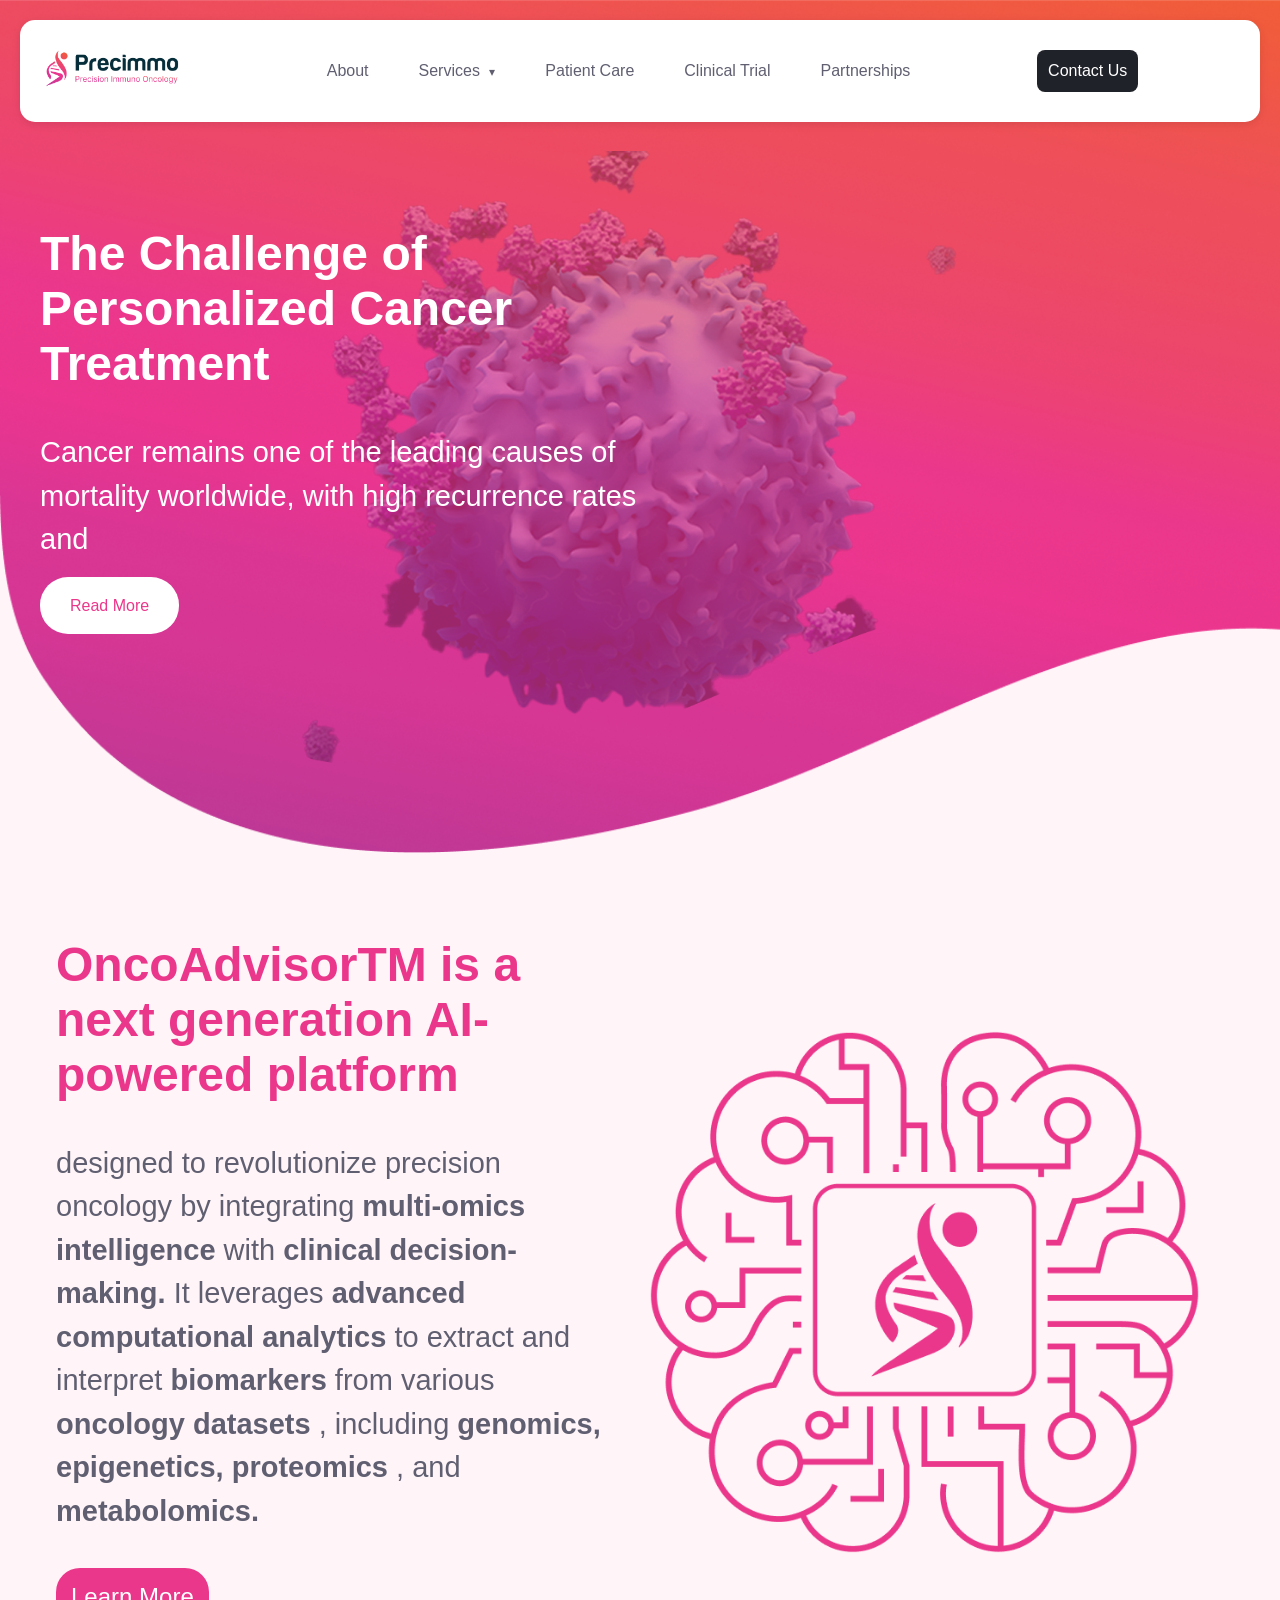
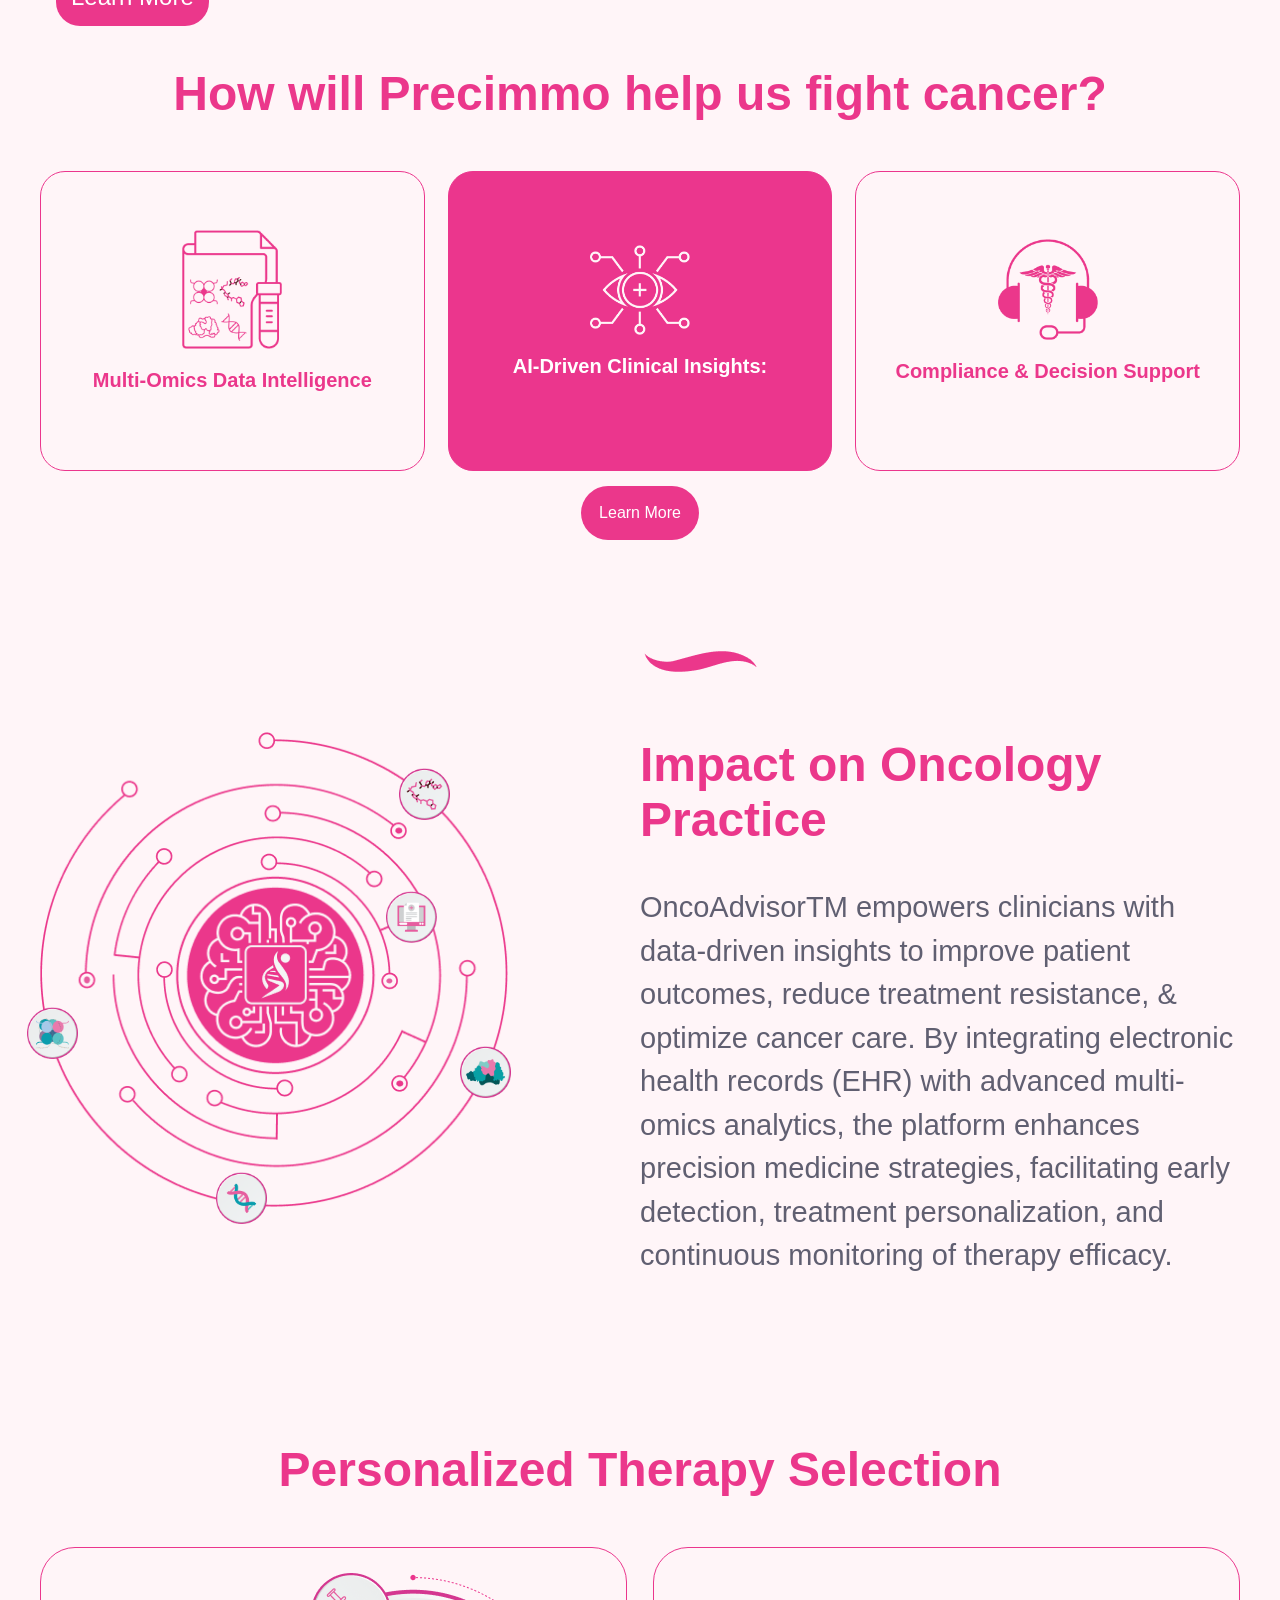
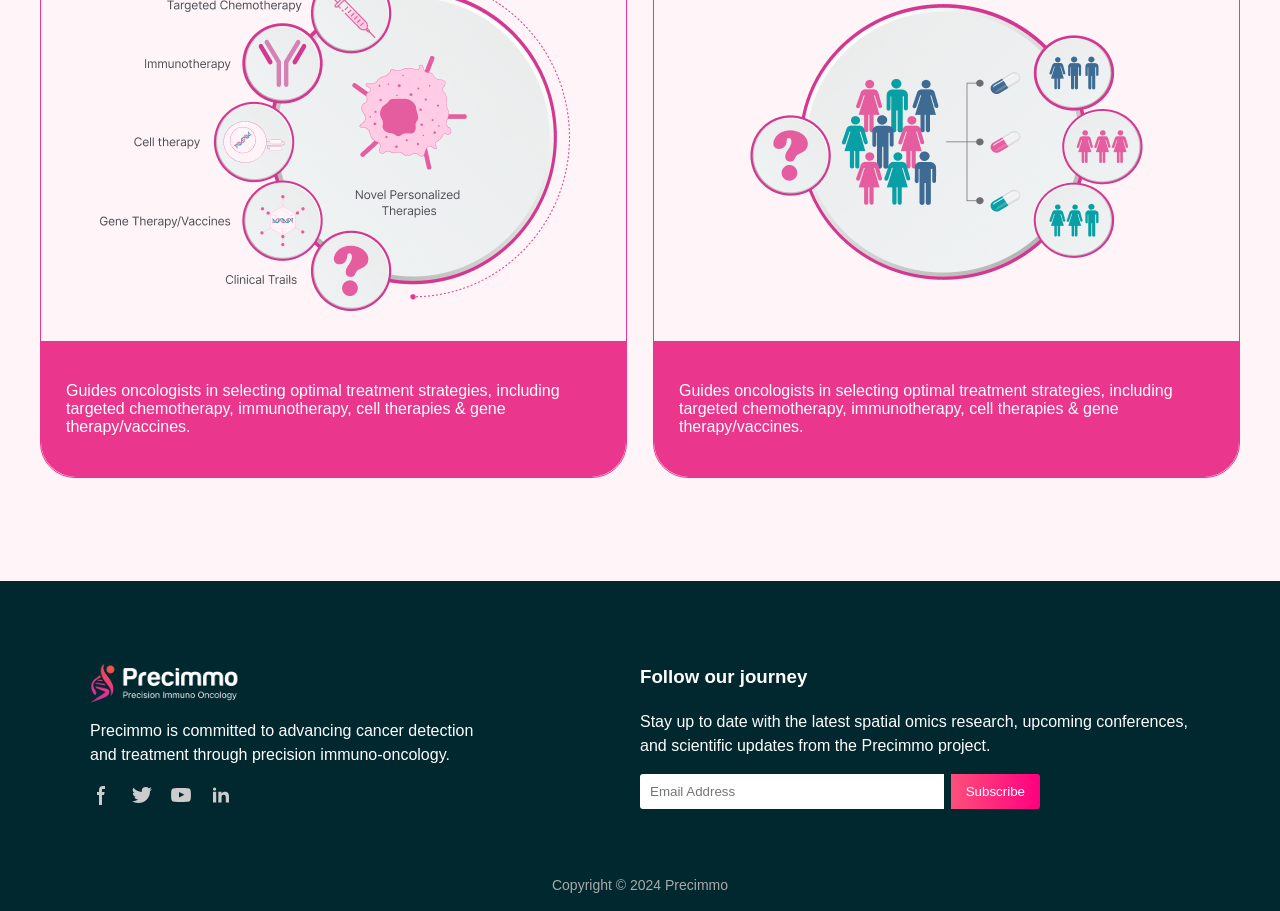
<file: personalized.html>
<!DOCTYPE html>
<html lang="en">

<head>
  <meta charset="UTF-8">
  <meta name="viewport" content="width=device-width, initial-scale=1.0">
  <title>personalized</title>
    <link rel="icon" type="image/x-icon" href="assets/footer-header/favicn.png">

<link rel="stylesheet" href="style.css">

</head>

<body>

<header>
      
      <div class="navbar">
        <div class="logo">
          


    <a href="http://localhost/precimo1/"><img src="assets/footer-header/logo.png" alt="Logo"></a>
       

        </div>


   

       <ul class="nav-links" id="nav-links">
        <!-- <li><a href="" class="active">Home</a></li> -->
        <li><a href="#" class="active">About</a></li>
        <li class="dropdown">
          <a href="#">Services <span class="arrow">&#9662;</span></a>
          <ul class="dropdown-menu">
            <li><a href="#">Aura O</a></li>
            <li><a href="AuraC.html">Aura C</a></li>
            <li><a href="AuraE.html">Aura E</a></li>
          </ul>
        </li>


        <li><a href="#">Patient Care</a></li>
        <li><a href="#">Clinical Trial</a></li>
        <li><a href="#">Partnerships</a></li>

      </ul>
        <div class="contact-btn">
          <button>
            <a href="">Contact Us</a></button>
        </div>
        <div class="hamburger" id="hamburger">
          <span></span>
          <span></span>
          <span></span>
        </div>
      </div>
    </header>
  <!-- hero banner -->
  <section class="main">
       <div class="main4"> <img src="assets/home-page/virus.png" alt="Virus" class="virus-img" /></div>

    <div class="hero">
      <div class="container hero-banner">
        <div class="banner pt-5">
          <div class="pera">
            <h1>The Challenge of
              Personalized Cancer Treatment</h1>


            <p>Cancer remains one of the leading causes of mortality worldwide, with high recurrence rates and</p>


            <a href="#" class="contact-btn">Read More</a>
          </div>
        </div>




      </div>


    </div>
  </section>

  <div class="wrapper">
  <section class="Advisor-Section sec-advice mt-5 next">

      <div class="container">


        <div class="container content ">
        
          <div class="col-5 contents immuno-oncology">
            <div class="pera">
              <h1>OncoAdvisorTM  is a next generation AI-powered platform</h1>
              <p>designed to revolutionize
precision oncology by integrating <strong>multi-omics intelligence</strong>   with  <strong>clinical decision-making.</strong>  It
leverages <strong>advanced computational analytics</strong>  to extract and interpret <strong>biomarkers</strong>  from various
<strong>oncology datasets</strong>
, including <strong>genomics, epigenetics, proteomics</strong> , and  <strong> metabolomics.</strong></p>
            </div>
            <button class="Discover-btn">
              <a href=""> Learn More</a>

            </button>


          </div>  <div class="col-5">
            <div class="image-section3 img-sec sec-image zoom person-image">
              <img src="assets/personalized/personlized.png" width="90%">
            </div>
          </div>

        </div>

      </div>


    </section>


    <!-- help us fight cancer? -->

    <!-- <section>

    <div class="container ">
      <div class="heading mt-5">
        <h1>How will Precimmo help us fight cancer?</h1>
      </div>
      <div class="help-card">

        <div class="card-container">

          <img src="assets/home-page/card2.png" alt="">
          <p>Multi-Omics Data Intelligence</p>

        </div>

        <div class="card-container colored">

          <img src="assets/personalized/insight.png" alt="">
          <p>
            AI-Driven Clinical Insights</p>

        </div>

        <div class="card-container">

          <img src="assets/personalized/support.png" alt="">
          <p>Compliance & Decision Support
        </p>

        </div>
      </div>
      <div class="div-btn">
        <button class="butn">Learn More</button>
      </div>

    </div>



<!-- ------------flip side -----------

    <div class="container ">
      <!-- <div class="heading mt-5">
        <h1>How will Precimmo help us fight cancer?</h1>
      </div> --
      <div class="help-card">
  
        <div class="card-container flip">
  
          <img src="assets/home-page/card2.png" alt="">
          <div class="flip-head">
              <h5>Multi-Omics Data Intelligence:
              </h5>
              <p>• Aggregates biomarker information from genomic sequencing (NGS), epigenetic
                  modifications, protein expression analysis, and metabolic profiling.<br>
                            
                  • Enhances diagnostic precision by correlating molecular signatures with cancer progression
                  and therapeutic response.</p>
          </div>
         
  
        </div>
  
        <div class="card-container colored flip">
  
          <img src="assets/personalized/insight.png" alt="">
          <div class="flip-head">
              <h5>AI-Driven Clinical Insights:
              </h5>
              <p>• Uses machine learning algorithms to analyze tumor profiles and predict therapy responses.<br>
  
                  • Assesses prior medical history, TNM staging, and compliance with NCCN/ASCO/ESMO
                  guidelines to personalize treatment recommendations.</p>
          </div>
         
  
        </div>
  
        <div class="card-container flip">
  
          <img src="assets/personalized/support.png" alt="">
          <div class="flip-head">
              <h5>Compliance & Decision Support:
              </h5>
              <p>
                  • Evaluates treatment plans against global oncology standards, ensuring regulatory and
                   clinical best practices.<br>
                  • Supports evidence-based medicine through continuous learning from global cancer data.</p>
          </div>
         
  
        </div>
      </div>
      <!-- <div class="div-btn">
        <button class="butn">Learn More</button>
      </div> --
  
    </div>
  </section> -->
  

    <section>
      <div class="container">
        <div class="heading">
          <h1>How will Precimmo help us fight cancer?</h1>
<div class="animated-cards cards-animation">

          <div class="flip-card card-flip help-card">
            <div class="flip-card-inner">
              <div class="flip-card-front card-container ">
                <img src="assets/personalized/card2.png" alt="">
                <p>Multi-Omics Data Intelligence</p>
              </div>
              <div class="flip-card-back">
                <div class=" card-container ">
                  <img src="assets/personalized/card2.png" alt="">
                  <div class="flip-head">
                    <h5>Multi-Omics Data Intelligence:

                    </h5>
                    <p>• Aggregates biomarker information from genomic sequencing (NGS), epigenetic
                      modifications, protein expression analysis, and metabolic profiling.<br>

                      • Enhances diagnostic precision by correlating molecular signatures with cancer progression
                      and therapeutic response.</p>
                  </div>
                </div>
              </div>
            </div>

          </div>


          <div class="flip-card help-card">
            <div class="flip-card-inner">
              <div class="flip-card-front card-container colored">
                <img src="assets/personalized/insight.png" alt="">
                <p>AI-Driven Clinical Insights:</p>
              </div>
              <div class="flip-card-back">
                <div class=" card-container colored">
                  <img src="assets/personalized/insight.png" alt="">
                  <div class="flip-head">
                    <h5>AI-Driven Clinical Insights:
                    </h5>
                    <p>
• Uses machine learning algorithms to analyze tumor profiles and predict therapy responses.

• Assesses prior medical history, TNM staging, and compliance with NCCN/ASCO/ESMO
guidelines to personalize treatment recommendations.</p>
                  </div>
                </div>
              </div>
            </div>
        
          </div>



          <div class="flip-card help-card">
            <div class="flip-card-inner">
              <div class="flip-card-front card-container">
                <img src="assets/personalized/support.png" alt="">
                <p>Compliance & Decision Support
</p>
              </div>
              <div class="flip-card-back">
                <div class=" card-container">
                  <img src="assets/personalized/support.png" alt="">
                  <div class="flip-head">
                    <h5>Compliance & Decision Support:
                    </h5>
                    <p>
                      • Evaluates treatment plans against global oncology standards, ensuring regulatory and
                       clinical best practices.<br>
                      
                      • Supports evidence-based medicine through continuous learning from global cancer data.</p>
                  </div>
                </div>
              </div>
            </div>

          </div>

        </div>

        </div><div class="div-btn">
          <button class="butn">
            <a href="">           Learn More</a>
 </button>
        </div>
      </div>
    </section>



    <!-- Impact on oncology -->
  <!-- Impact on oncology -->
    <Section class="Transforming trans mt-5">
      <div class="container transform">
        <div class="col-5 content1">
          <div class="image-section">
           <img  src="assets/personalized/spring.png" alt="">
            <div class="pulse1">
    <img class="pulse-element" data-tooltip="Metabolomics" src="assets/personalized/Layer_1.png" alt="">
    <img class="pulse-element" data-tooltip="Genomics " src="assets/personalized/Group 40369.png" alt="">
    <img class="pulse-element" data-tooltip="Epigenomics" src="assets/personalized/Group 40370.png" alt="">
    <img class="pulse-element" data-tooltip="Proteomics" src="assets/personalized/Group 40371.png" alt="">
    <img class="pulse-element" data-tooltip="Electronic Health Records" src="assets/personalized/Group 40373.png" alt="">
  </div>
            
          </div>
        </div>
        <div class="col-5 top-content">
          <div class="top-image">
            <img src="assets/home-page/wave.png" alt="">
          </div>
          <div class="heading2">

            <h1>Impact on Oncology Practice</h1>
            <p>OncoAdvisorTM empowers clinicians with data-driven insights to improve patient
              outcomes, reduce treatment resistance, & optimize cancer care. By integrating
              electronic health records (EHR) with advanced multi-omics analytics, the platform enhances precision
              medicine strategies, facilitating early detection, treatment personalization, and continuous monitoring of
              therapy efficacy.</p>
          </div>
        </div>
      </div>


    </Section>



    <!-- therapy-section -->
    <div class="wrapper">
      <section class="therapy-section">
        <div class="heading">
          <h1>Personalized Therapy Selection</h1>
        </div>
        <div class="container Therapy">
          <div class="target">
            <div class="image">
              <img src="assets/personalized/guidance.png" alt="">
            </div>
            <div class="line">
              <p>Guides oncologists in selecting optimal treatment strategies, including targeted chemotherapy,
                immunotherapy, cell therapies & gene therapy/vaccines.</p>
            </div>

          </div>
          <div class="target">
            <div class="guide">
            <div class="image">
              <img src="assets/personalized/criteria.png" alt=""></div>
            </div>
            <div class="line">
              <p>Guides oncologists in selecting optimal treatment strategies, including targeted chemotherapy,
                immunotherapy, cell therapies & gene therapy/vaccines.</p>
            </div>

          </div>
        </div>
      </section>
    </div>
  <section class="footer-section">
    <footer class="footer">
      <div class="footer-container mt-5">
        <div class="footer-left">
          <br>
          <div class="footer-logo">
            <img src="assets/footer-header/whitelogo.png" alt="Precimmo Logo" />

          </div>
          <p>Precimmo is committed to advancing cancer detection <br>
            and treatment through precision immuno-oncology.</p>            
          <div class="footer-social">
            
       

            <a href="#"><span><svg class="w-6 h-6 text-gray-800 dark:text-white" aria-hidden="true" xmlns="http://www.w3.org/2000/svg" width="24" height="24" fill="currentColor" viewBox="0 0 24 24">
  <path fill-rule="evenodd" d="M13.135 6H15V3h-1.865a4.147 4.147 0 0 0-4.142 4.142V9H7v3h2v9.938h3V12h2.021l.592-3H12V6.591A.6.6 0 0 1 12.592 6h.543Z" clip-rule="evenodd"/>
</svg>
</span></a>
            <a href="#"><span><svg class="w-6 h-6 text-gray-800 dark:text-white" aria-hidden="true" xmlns="http://www.w3.org/2000/svg" width="24" height="24" fill="currentColor" viewBox="0 0 24 24">
  <path fill-rule="evenodd" d="M22 5.892a8.178 8.178 0 0 1-2.355.635 4.074 4.074 0 0 0 1.8-2.235 8.343 8.343 0 0 1-2.605.981A4.13 4.13 0 0 0 15.85 4a4.068 4.068 0 0 0-4.1 4.038c0 .31.035.618.105.919A11.705 11.705 0 0 1 3.4 4.734a4.006 4.006 0 0 0 1.268 5.392 4.165 4.165 0 0 1-1.859-.5v.05A4.057 4.057 0 0 0 6.1 13.635a4.192 4.192 0 0 1-1.856.07 4.108 4.108 0 0 0 3.831 2.807A8.36 8.36 0 0 1 2 18.184 11.732 11.732 0 0 0 8.291 20 11.502 11.502 0 0 0 19.964 8.5c0-.177 0-.349-.012-.523A8.143 8.143 0 0 0 22 5.892Z" clip-rule="evenodd"/>
</svg>
</span></a>
            <a href="#"><span><svg class="w-6 h-6 text-gray-800 dark:text-white" aria-hidden="true" xmlns="http://www.w3.org/2000/svg" width="24" height="24" fill="currentColor" viewBox="0 0 24 24">
  <path fill-rule="evenodd" d="M21.7 8.037a4.26 4.26 0 0 0-.789-1.964 2.84 2.84 0 0 0-1.984-.839c-2.767-.2-6.926-.2-6.926-.2s-4.157 0-6.928.2a2.836 2.836 0 0 0-1.983.839 4.225 4.225 0 0 0-.79 1.965 30.146 30.146 0 0 0-.2 3.206v1.5a30.12 30.12 0 0 0 .2 3.206c.094.712.364 1.39.784 1.972.604.536 1.38.837 2.187.848 1.583.151 6.731.2 6.731.2s4.161 0 6.928-.2a2.844 2.844 0 0 0 1.985-.84 4.27 4.27 0 0 0 .787-1.965 30.12 30.12 0 0 0 .2-3.206v-1.516a30.672 30.672 0 0 0-.202-3.206Zm-11.692 6.554v-5.62l5.4 2.819-5.4 2.801Z" clip-rule="evenodd"/>
</svg>
</span></a>
            <a href="#"><span><svg class="w-6 h-6 text-gray-800 dark:text-white" aria-hidden="true" xmlns="http://www.w3.org/2000/svg" width="24" height="24" fill="currentColor" viewBox="0 0 24 24">
  <path fill-rule="evenodd" d="M12.51 8.796v1.697a3.738 3.738 0 0 1 3.288-1.684c3.455 0 4.202 2.16 4.202 4.97V19.5h-3.2v-5.072c0-1.21-.244-2.766-2.128-2.766-1.827 0-2.139 1.317-2.139 2.676V19.5h-3.19V8.796h3.168ZM7.2 6.106a1.61 1.61 0 0 1-.988 1.483 1.595 1.595 0 0 1-1.743-.348A1.607 1.607 0 0 1 5.6 4.5a1.601 1.601 0 0 1 1.6 1.606Z" clip-rule="evenodd"/>
  <path d="M7.2 8.809H4V19.5h3.2V8.809Z"/>
</svg>
</span></a>
          </div>
        </div>
        <div class="footer-right">
          <h3>Follow our journey</h3>
          <p>Stay up to date with the latest spatial omics research, upcoming conferences, and scientific updates from
            the Precimmo project.</p>
          <div class="footer-input">
            <input type="email" placeholder="Email Address" />
            <button type="submit">
              <a href="">    Subscribe</a>
          </button>
          </div>
        </div>
      </div>
      <div class="footer-bottom">
        Copyright © 2024 Precimmo
      </div>
    </footer>
    <br>
  </section>


    <script>
      const hamburger = document.getElementById("hamburger");
      const navLinks = document.getElementById("nav-links");

      hamburger.addEventListener("click", () => {
        hamburger.classList.toggle("active");
        navLinks.classList.toggle("active");
      });
    </script>
 <script>
    document.addEventListener("DOMContentLoaded", function () {
      const tooltip = document.createElement("div");
      tooltip.className = "tooltip";
      document.body.appendChild(tooltip);

      document.querySelectorAll("[data-tooltip]").forEach(elem => {
        elem.addEventListener("mouseenter", function () {
          tooltip.textContent = this.dataset.tooltip;
          tooltip.style.display = "block";
        });

        elem.addEventListener("mousemove", function (e) {
          tooltip.style.left = e.pageX + 10 + "px";
          tooltip.style.top = e.pageY + 10 + "px";
        });

        elem.addEventListener("mouseleave", function () {
          tooltip.style.display = "none";
        });
      });
    });
  </script>
</body>

</html>
</file>
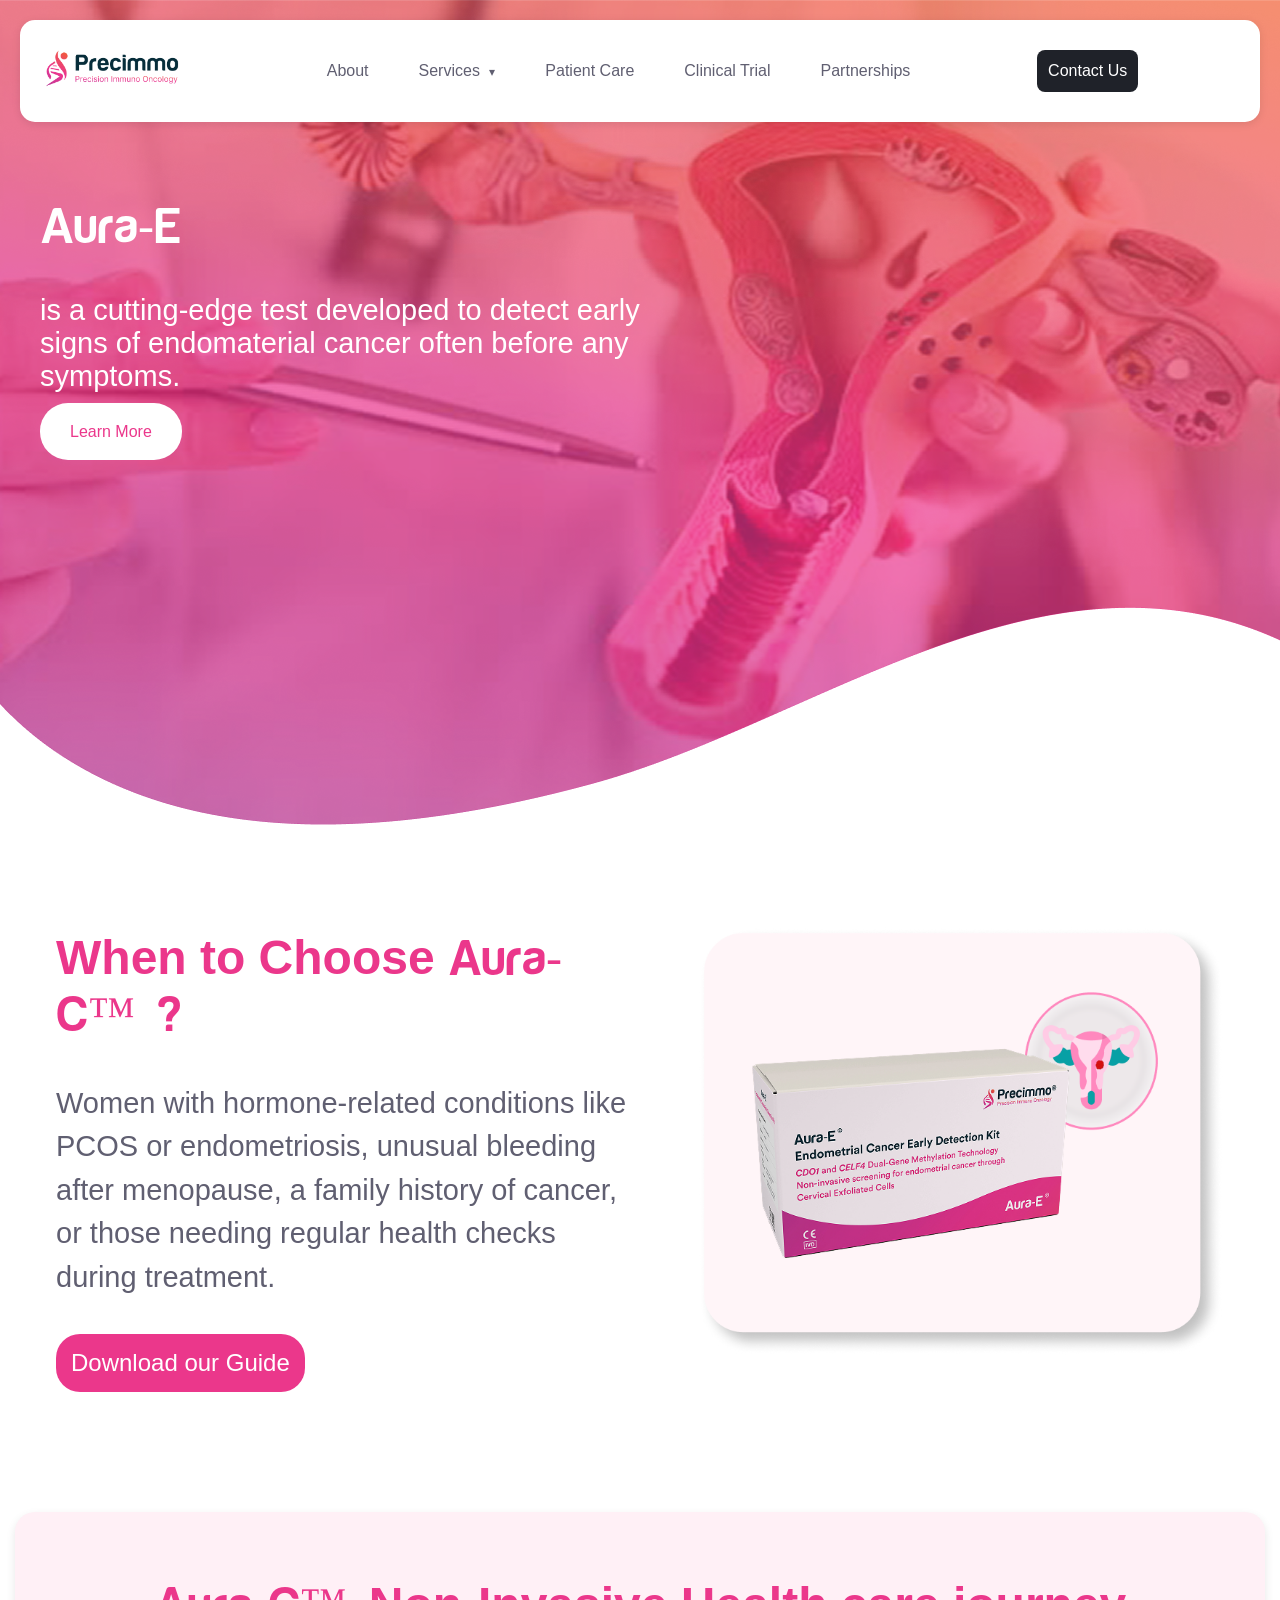
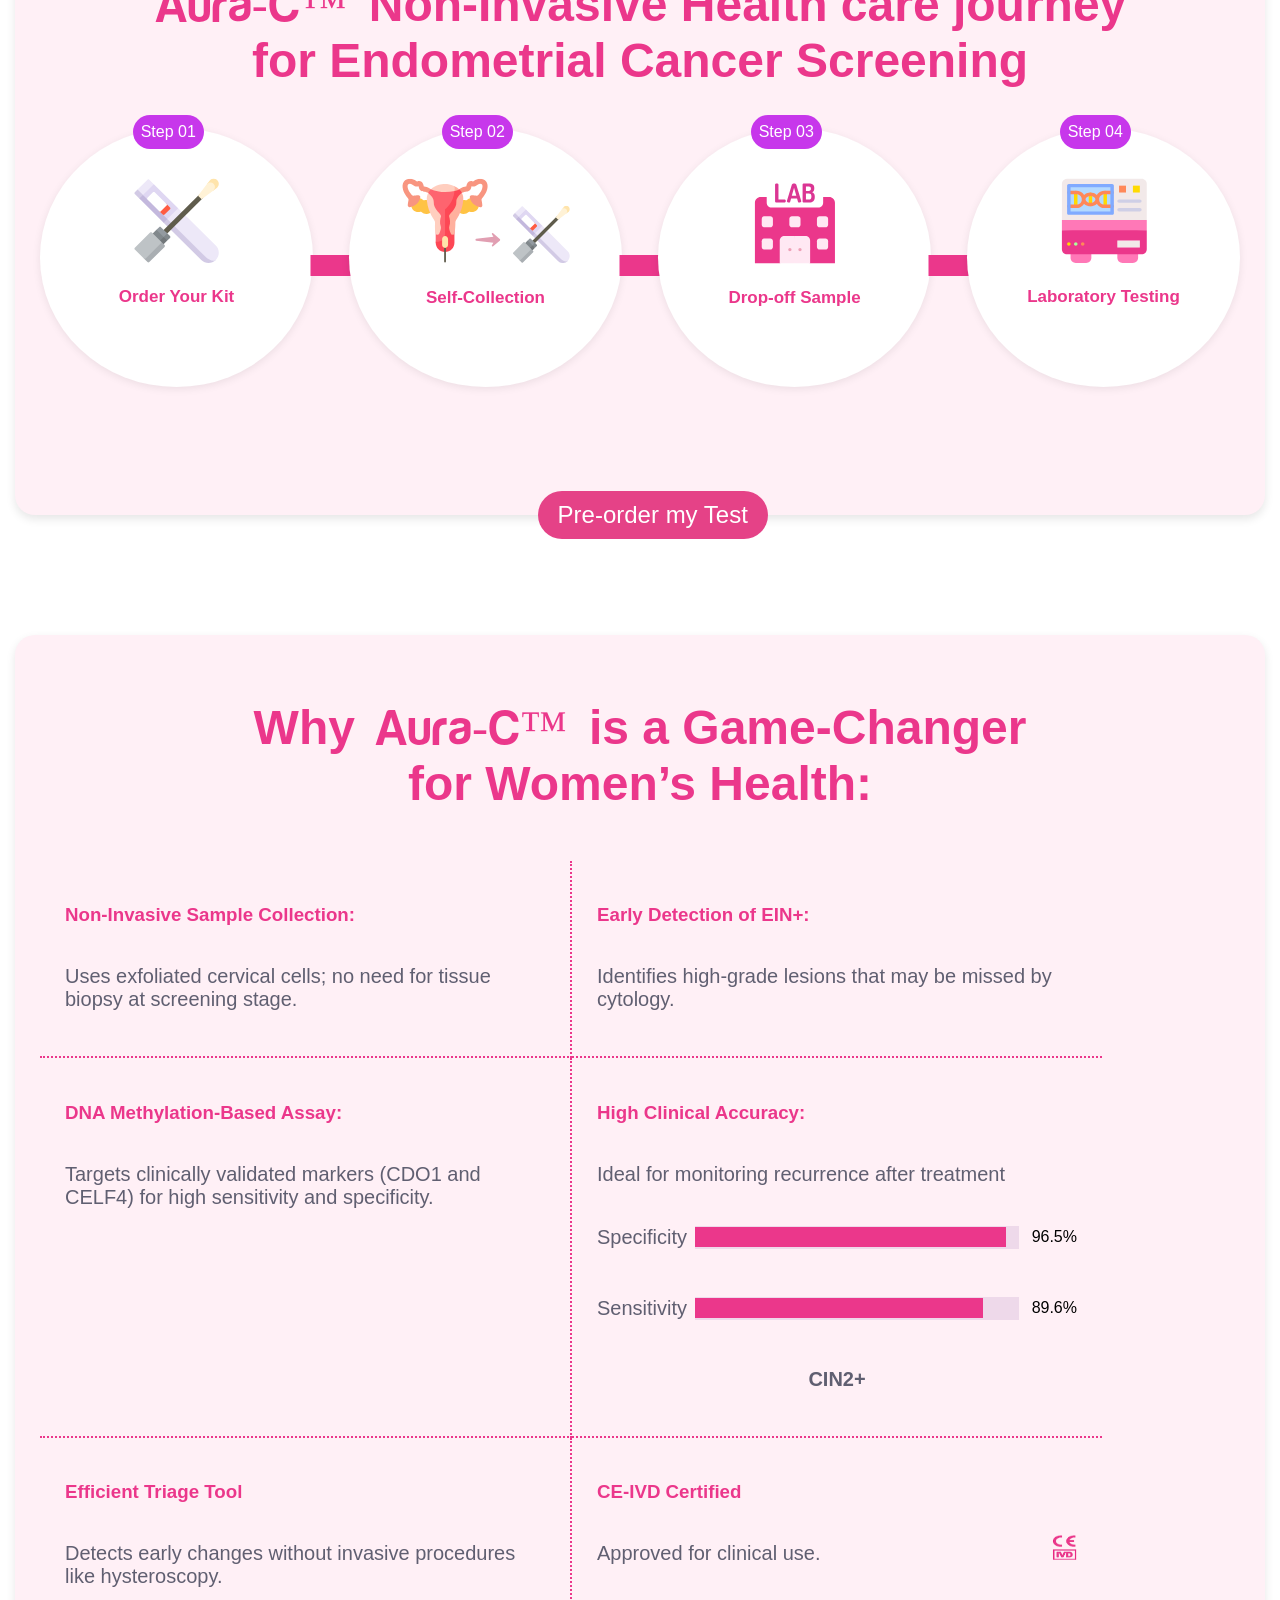
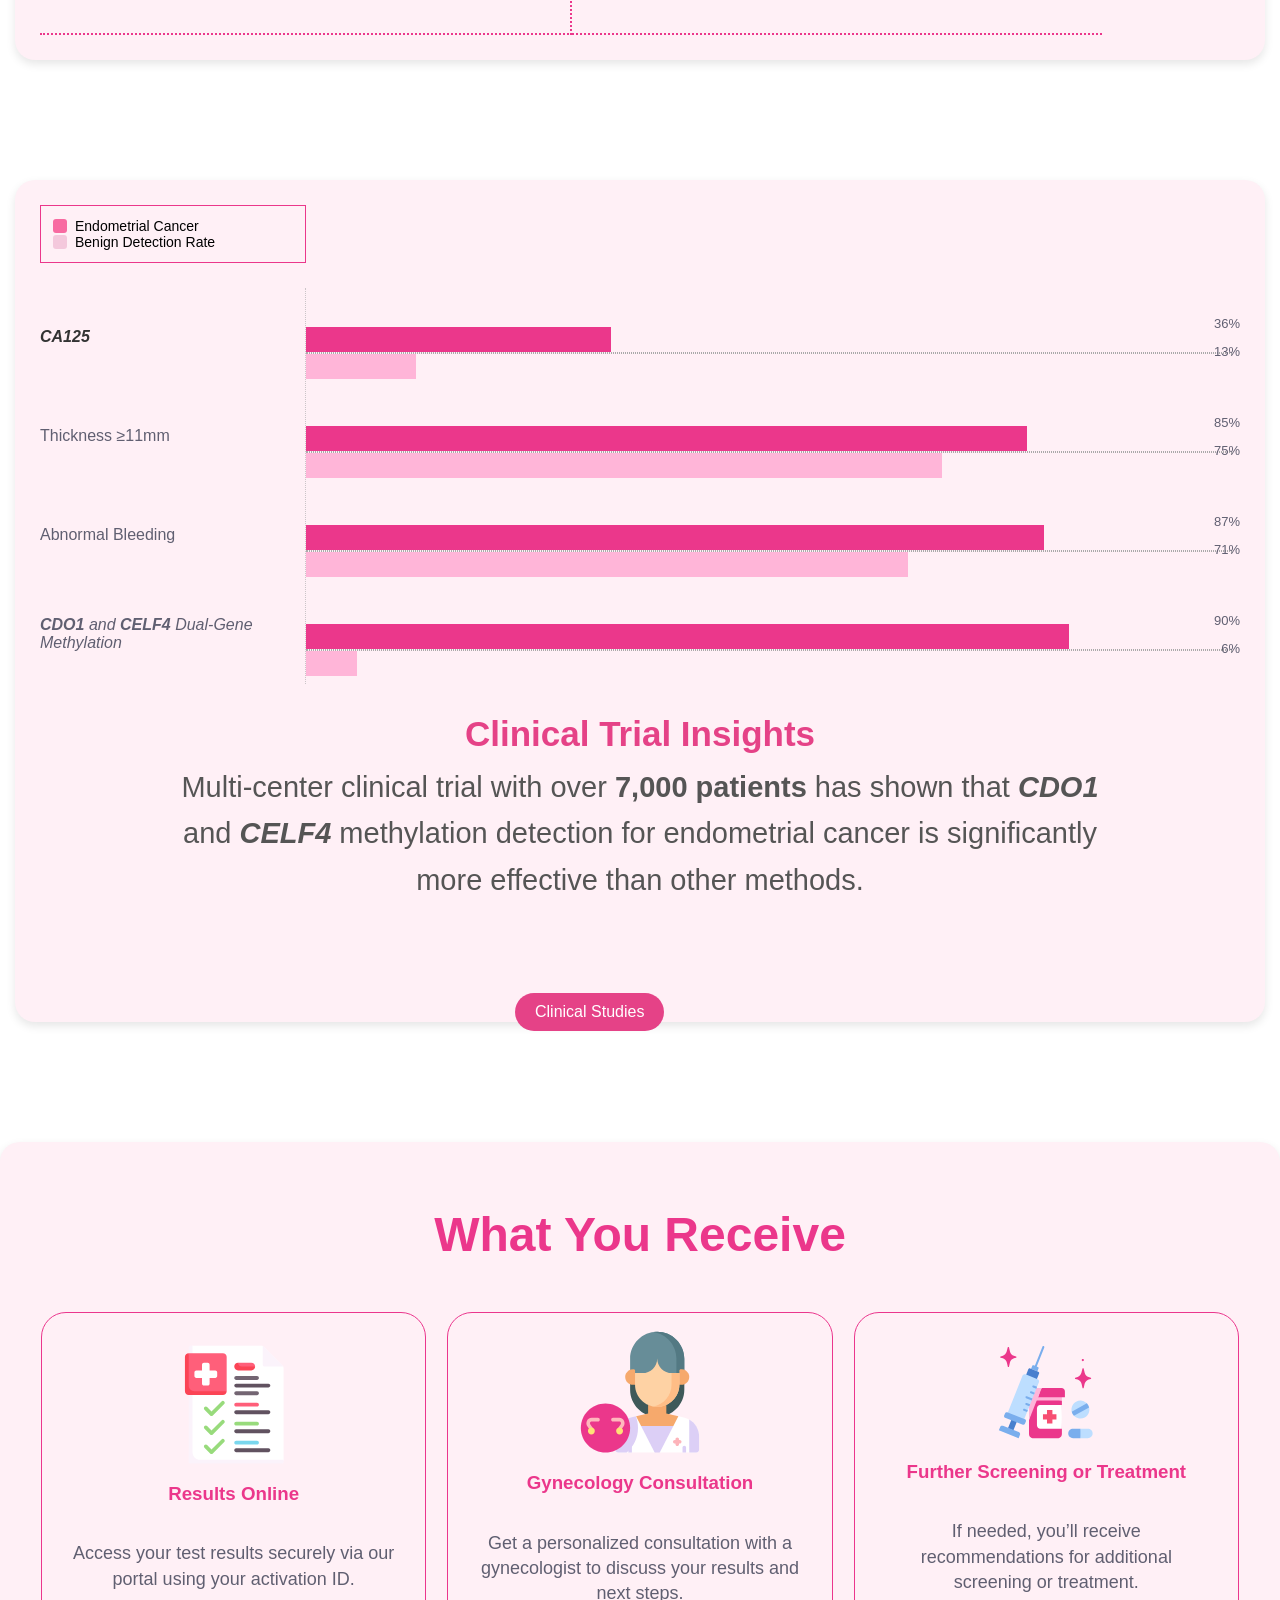
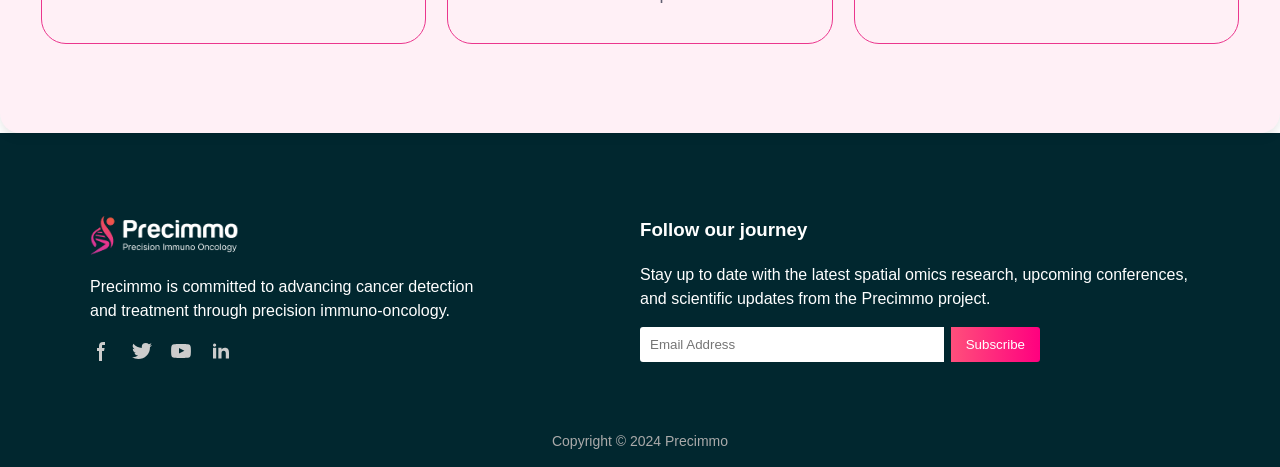
<file: spring.html>
<!DOCTYPE html>
<html lang="en">

<head>
  <meta charset="UTF-8">
  <meta name="viewport" content="width=device-width, initial-scale=1.0">
  <title>Aura-E</title>
    <link rel="icon" type="image/x-icon" href="assets/footer-header/favicn.png">

  <link rel="stylesheet" href="style.css">


</head>

<body>
  <header>
    <div class="navbar">
      <div class="logo">
        <a href="index.html"> <img src="assets/footer-header/logo.png" alt="Logo"></a>

      </div>




      <ul class="nav-links" id="nav-links">
        <!-- <li><a href="" class="active">Home</a></li> -->
        <li><a href="#" class="active">About</a></li>
        <li class="dropdown">
          <a href="#">Services <span class="arrow">&#9662;</span></a>
          <ul class="dropdown-menu">
            <li><a href="#">Aura O</a></li>
            <li><a href="AuraC.html">Aura C</a></li>
            <li><a href="AuraE.html">Aura E</a></li>
          </ul>
        </li>


        <li><a href="#">Patient Care</a></li>
        <li><a href="#">Clinical Trial</a></li>
        <li><a href="#">Partnerships</a></li>



      </ul>
      <div class="contact-btn">
        <button>
          <a href="">Contact Us</a></button>
      </div>
      <div class="hamburger" id="hamburger">
        <span></span>
        <span></span>
        <span></span>
      </div>
    </div>
  </header>
  <section class="main main2">
   
    <div class="hero">
      <div class="container hero-banner">
        <div class="banner pt-5">
          <div class="pera">
            <h1 class="aura-font">Aura-E</h1>
          </div>
          <p>is a cutting-edge test developed to detect early signs of endomaterial cancer often before any symptoms.</p>



          <a href="#" class="contact-btn ">Learn More</a>
        </div>

     

      </div>


    </div>
  </section>




  <section class="Discover">


    <div class="container">


      <div class="container content">

        <div class="col-5 contents">
          <div class="pera">
            <h1>When to Choose
        <span class="aura-font"> Aura-C™ ?</span>
</h1>
            <p> Women with hormone-related
conditions like PCOS or endometriosis,
unusual bleeding after menopause, a
family history of cancer, or those
needing regular health checks
during treatment.</strong> </p>
          </div>
          <button class="Discover-btn">
            <a href="">  Download our Guide</a>
          
          </button>


        </div>

        <div class="col-5 oncology aura">
          <div class="image-section2">
            <img src="assets/Aura-E/Aura-Emed.png" width="90%;">
          </div>
        </div>
      </div>


    </div>
  </section>


  <!-- --Non-Invasive-- -->
  <section class=" Non-Invasive mt-5 care-journey">
    <div class="container invasive-box ">
      <div class="title">
        <h1><span class="aura-font"> Aura-C™ </span>
 Non-Invasive Health care journey <br>for Endometrial Cancer Screening</h1>
        <div class="steps">

          <div class="step">
            <div class="icon">
              <img src="assets/Aura-c/kit.svg" alt="Order Kit" />
            </div>
            <span class="step-number">Step 01</span>
            <p class="step-title">Order Your Kit</p>
          </div>

          <div class="step">
            <div class="icon ">
              <img src="assets/Aura-c/self-collection.svg" width="168px" alt="Order Kit" />
            </div>
            <span class="step-number">Step 02</span>
            <p class="step-title">Self-Collection</p>
          </div>
          <div class="step">
            <div class="icon">
              <img src="assets/Aura-c/Dropofff.svg" alt="Order Kit" />
            </div>
            <span class="step-number">Step 03</span>
            <p class="step-title">Drop-off Sample</p>
          </div>
          <div class="step">
            <div class="icon">
              <img src="assets/Aura-c/lab-test.svg" alt="Order Kit" />
            </div>
            <span class="step-number">Step 04</span>
            <p class="step-title">Laboratory Testing</p>
          </div>


        </div>
      </div>

    </div>  
     <!-- CTA -->
      <button class="cta-button"><a href="Aura-E-Pre-OrderForm.html" >Pre-order my Test</a></button>
    

  </section>


  <!-- game changer section -->




   <section class="game mt-5">

      <div class="container game-chaner">
        <div class="heading">
          <h1>
            Why<span class="aura-font"> Aura-C™ </span>
 is a Game-Changer <br>
            for Women’s Health:
          </h1>

          <div class="box">
            <div class="row">
              <div class="col3">
                <h3>Non-Invasive Sample Collection:</h3>
                <p>
Uses exfoliated cervical cells;
no need for tissue biopsy at screening stage.</p>

              </div>
              <div class="col3">
                <h3>Early Detection of EIN+:</h3>
                <p>

                  Identifies high-grade lesions that may be missed by cytology.</p>
              </div>
            </div>


            <div class="row">
              <div class="col3">
                <h3>DNA Methylation-Based Assay:</h3>
                <p>
                 Targets clinically validated
markers (CDO1 and CELF4)
for high sensitivity and
specificity.
</p>

              </div>
                <div class="col3">
                  <h3>High Clinical Accuracy:</h3>
                  <p>Ideal for monitoring recurrence
after treatment</p>
                  <div class="accuracy">
                    <div class="bar-group">
                      <span><p>Specificity</p></span>
                      <div class="bar">
                        <div class="fill" style=" animation: load1 3s normal forwards;
                        box-shadow: 0 10px 40px -10px #EB378B;
                        /* border-radius: 100px; */
                        background: #EB378B;
                        height: 20px;
                        width: 0;"></div>
                      </div>
                      <span class="percent">96.5%</span>
                    </div>
                    <div class="bar-group">
                      <span><p>Sensitivity</p></span>
                      <div class="bar">
                        <div class="fill" style=" animation: load2 3s normal forwards;
                        box-shadow: 0 10px 40px -10px #EB378B;
                        /* border-radius: 100px; */
                          background: #EB378B;
                        height: 20px;
                        width: 0;"></div>
                      </div>
                      <span class="percent">89.6%</span>  </div>
                      <div class="div d-f">
                        <p><strong>CIN2+</strong></p>

                      </div>
                    </div>
                    
                
               
                    
                  </div>
            
            </div>


            <div class="row">
              <div class="col3">
                <h3>Efficient Triage Tool</h3>
                <p>
Detects early changes without invasive procedures like hysteroscopy.</p>

              </div>
              <div class="col3">
                <h3>CE-IVD Certified</h3>
                <div class="certified ">
                <p>

                  Approved for clinical use.</p>
                  <img src="assets/Aura-c/CE.png" width="25px" height="25px" alt=""></div>
              </div>
            </div>
          </div>
        </div>
      </div>
    

    </div>
  </section>
  <!-- Clinical Trial -->



<section class="detection mt-5">
  <div class="chart-card container">

    <!-- Endometrial -->
    <div class="Endometrial">
      <div class="Benign">
        <div class="Endometrial-cancer color-primary"></div> Endometrial Cancer
      </div>
      <div class="Benign">
        <div class="Endometrial-cancer color-secondary"></div> Benign Detection Rate
      </div>
    </div>

  
    <div class="chart-body">

      <div class="bar-row">
        <div class="bar-label">
          <h4>CA125</h4>
        </div>
        <div class="bar-container">
          <div class="bar-segment bar-primary" style="width: 36%;"></div>
          <hr class="hr">
          <div class="bar-segment bar-secondary" style="width: 13%;"></div>
        </div>
        <div class="bar-values">
          <p>36%</p>
          <p>13%</p>
        </div>
      </div>

      <div class="bar-row">
        <div class="bar-label" style="font-style: normal;">
          <p>Thickness ≥11mm</p>
        </div>
        <div class="bar-container">
          <div class="bar-segment bar-primary" style="width: 85%;"></div>  <hr class="hr">
          <div class="bar-segment bar-secondary" style="width: 75%;"></div>
        </div>
        <div class="bar-values">
          <p>85%</p>
          <p>75%</p>
        </div>
      </div>

      <div class="bar-row">
        <div class="bar-label" style="font-style: normal;">
          <p>Abnormal Bleeding</p>
        </div>
        <div class="bar-container">
          <div class="bar-segment bar-primary" style="width: 87%;"></div>  <hr class="hr">
          <div class="bar-segment bar-secondary" style="width: 71%;"></div>
        </div>
        <div class="bar-values">
          <p>87%</p>
          <p>71%</p>
        </div>
      </div>

      <div class="bar-row">
        <div class="bar-label" style="font-weight: bold; font-style: italic;">
          <p><strong>CDO1</strong> and <strong>CELF4</strong> Dual-Gene Methylation</p>
        </div>
        <div class="bar-container">
          <div class="bar-segment bar-primary" style="width: 90%;"></div>  <hr class="hr">
          <div class="bar-segment bar-secondary" style="width: 6%;"></div>
        </div>
        <div class="bar-values">
          <p>90%</p>
          <p>6%</p>
        </div>
      </div>

    </div> <!-- End .chart-body -->

    <!-- Description -->
    <div class="chart-title">Clinical Trial Insights</div>
    <div class="chart-description">
      <h3>
        Multi-center clinical trial with over <strong>7,000 patients</strong> has shown that 
        <strong> <i>CDO1</i></strong> <br> and <strong><i>CELF4</i></strong> methylation detection 
        for endometrial cancer is significantly <br> more effective than other methods.
      </h3>
    </div>

    <!-- CTA -->
    <a href="#" class="cta-button">Clinical Studies</a>

  </div>
</section>


<!-- <section class="ESMO mt-5">
<div class="container r">
  <div class="trail">
    <div class="title"> 
      <h1>ESMO Clinical Trial Insights</h1>
      <p>Methylation Testing in Over <strong>10,000</strong> Women Shows PAX1/JAM3 as Superior Early <br>
        Detection Tool for High-Risk HPV and Cervical Precancerous Lesions.</p>
    </div>
   <span class="Clinical"> Clinical Studies
        </span>
  </div></div>
</section> -->





  <!-- what You Recieve -->

  <section class="Recieve mt-5 chart-card">
    <div class="container ">
      <div class="heading">
        <h1>What You Receive</h1>
      </div>
      <div class="help-card receive-card">

        <div class="card-container">

          <img src="assets/Aura-c/result-online.svg" alt="">
          <h3>Results Online</h3>
          <p>Access your test results securely via our portal using your activation ID.</p>

        </div>

        <div class="card-container">

          <img src="assets/Aura-c/cunsultation.svg" alt="">
          <h3>Gynecology Consultation
          </h3>
          <p>Get a personalized consultation with a
            gynecologist to discuss your results
            and next steps.</p>

        </div>

        <div class="card-container">

          <img src="assets/Aura-c/treatment.svg" alt="">
          <h3>Further Screening or Treatment</h3>
          <p>
            If needed, you’ll receive recommendations
            for additional screening or
            treatment.</p>

        </div>
      </div>

    </div>
  </section>

   <!-- Fotter section -->

  <section class="footer-section">
    <footer class="footer">
      <div class="footer-container">
        <div class="footer-left">
          <br>
          <div class="footer-logo">
            <a href="index.html">     <img src="assets/footer-header/whitelogo.png" alt="Precimmo Logo" /></a>
       

          </div>
          <p>Precimmo is committed to advancing cancer detection <br>
            and treatment through precision immuno-oncology.</p>

        
          <div class="footer-social">
            
       

            <a href="#"><span><svg class="w-6 h-6 text-gray-800 dark:text-white" aria-hidden="true" xmlns="http://www.w3.org/2000/svg" width="24" height="24" fill="currentColor" viewBox="0 0 24 24">
  <path fill-rule="evenodd" d="M13.135 6H15V3h-1.865a4.147 4.147 0 0 0-4.142 4.142V9H7v3h2v9.938h3V12h2.021l.592-3H12V6.591A.6.6 0 0 1 12.592 6h.543Z" clip-rule="evenodd"/>
</svg>
</span></a>
            <a href="#"><span><svg class="w-6 h-6 text-gray-800 dark:text-white" aria-hidden="true" xmlns="http://www.w3.org/2000/svg" width="24" height="24" fill="currentColor" viewBox="0 0 24 24">
  <path fill-rule="evenodd" d="M22 5.892a8.178 8.178 0 0 1-2.355.635 4.074 4.074 0 0 0 1.8-2.235 8.343 8.343 0 0 1-2.605.981A4.13 4.13 0 0 0 15.85 4a4.068 4.068 0 0 0-4.1 4.038c0 .31.035.618.105.919A11.705 11.705 0 0 1 3.4 4.734a4.006 4.006 0 0 0 1.268 5.392 4.165 4.165 0 0 1-1.859-.5v.05A4.057 4.057 0 0 0 6.1 13.635a4.192 4.192 0 0 1-1.856.07 4.108 4.108 0 0 0 3.831 2.807A8.36 8.36 0 0 1 2 18.184 11.732 11.732 0 0 0 8.291 20 11.502 11.502 0 0 0 19.964 8.5c0-.177 0-.349-.012-.523A8.143 8.143 0 0 0 22 5.892Z" clip-rule="evenodd"/>
</svg>
</span></a>
            <a href="#"><span><svg class="w-6 h-6 text-gray-800 dark:text-white" aria-hidden="true" xmlns="http://www.w3.org/2000/svg" width="24" height="24" fill="currentColor" viewBox="0 0 24 24">
  <path fill-rule="evenodd" d="M21.7 8.037a4.26 4.26 0 0 0-.789-1.964 2.84 2.84 0 0 0-1.984-.839c-2.767-.2-6.926-.2-6.926-.2s-4.157 0-6.928.2a2.836 2.836 0 0 0-1.983.839 4.225 4.225 0 0 0-.79 1.965 30.146 30.146 0 0 0-.2 3.206v1.5a30.12 30.12 0 0 0 .2 3.206c.094.712.364 1.39.784 1.972.604.536 1.38.837 2.187.848 1.583.151 6.731.2 6.731.2s4.161 0 6.928-.2a2.844 2.844 0 0 0 1.985-.84 4.27 4.27 0 0 0 .787-1.965 30.12 30.12 0 0 0 .2-3.206v-1.516a30.672 30.672 0 0 0-.202-3.206Zm-11.692 6.554v-5.62l5.4 2.819-5.4 2.801Z" clip-rule="evenodd"/>
</svg>
</span></a>
            <a href="#"><span><svg class="w-6 h-6 text-gray-800 dark:text-white" aria-hidden="true" xmlns="http://www.w3.org/2000/svg" width="24" height="24" fill="currentColor" viewBox="0 0 24 24">
  <path fill-rule="evenodd" d="M12.51 8.796v1.697a3.738 3.738 0 0 1 3.288-1.684c3.455 0 4.202 2.16 4.202 4.97V19.5h-3.2v-5.072c0-1.21-.244-2.766-2.128-2.766-1.827 0-2.139 1.317-2.139 2.676V19.5h-3.19V8.796h3.168ZM7.2 6.106a1.61 1.61 0 0 1-.988 1.483 1.595 1.595 0 0 1-1.743-.348A1.607 1.607 0 0 1 5.6 4.5a1.601 1.601 0 0 1 1.6 1.606Z" clip-rule="evenodd"/>
  <path d="M7.2 8.809H4V19.5h3.2V8.809Z"/>
</svg>
</span></a>
          </div>
        </div>
        <div class="footer-right">
          <h3>Follow our journey</h3>
          <p>Stay up to date with the latest spatial omics research, upcoming conferences, and scientific updates from
            the Precimmo project.</p>
          <div class="footer-input">
            <input type="email" placeholder="Email Address" />
            <button type="submit">
              <a href="">    Subscribe</a>
          </button>
          </div>
        </div>
      </div>
      <div class="footer-bottom">
        Copyright © 2024 Precimmo
      </div>
    </footer>
    <br>
  </section>

  <script>
    const hamburger = document.getElementById("hamburger");
    const navLinks = document.getElementById("nav-links");

    hamburger.addEventListener("click", () => {
      hamburger.classList.toggle("active");
      navLinks.classList.toggle("active");
    });
  </script>

</body>

</html>
</file>
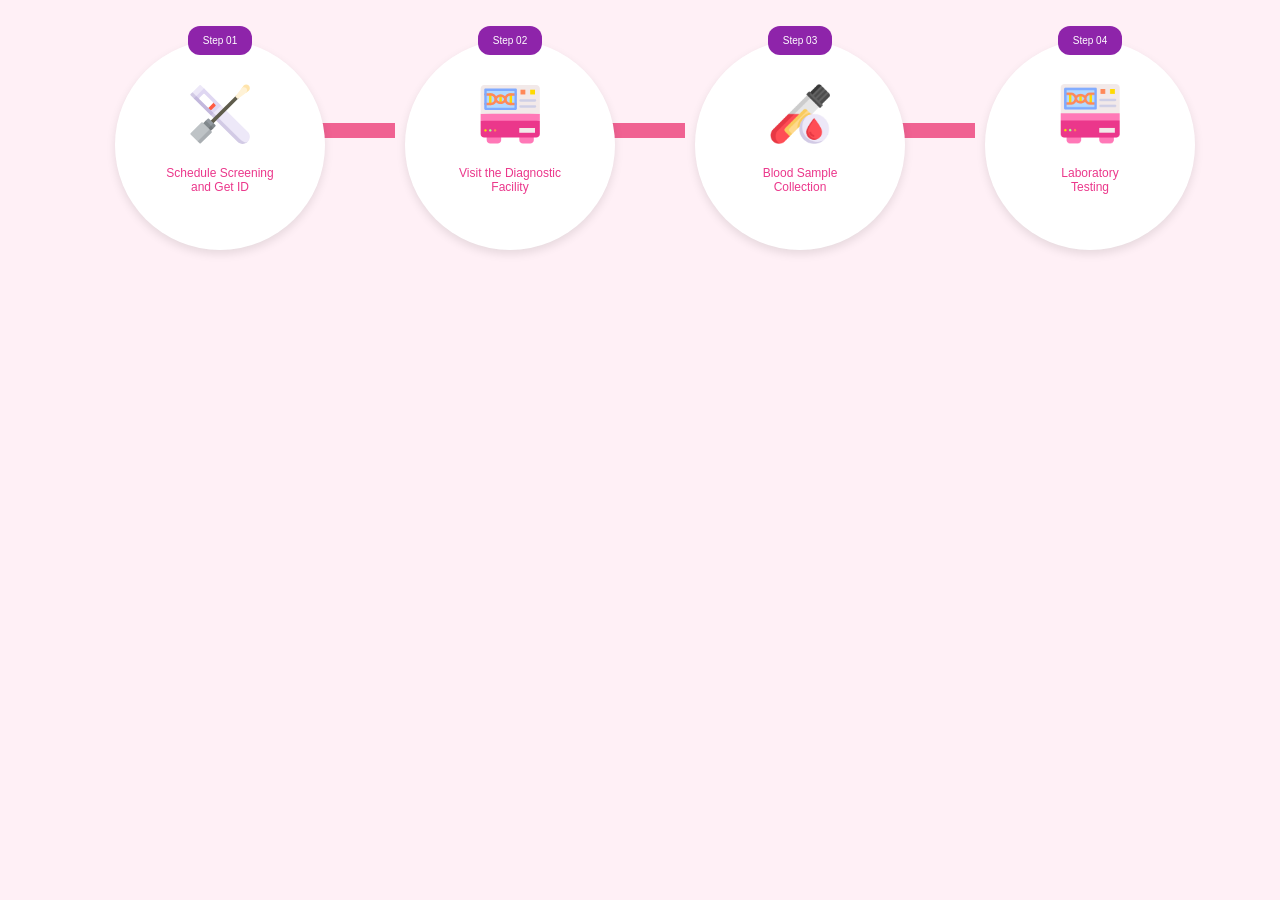
<file: test.html>
<!DOCTYPE html>
<html lang="en">
<head>
  <meta charset="UTF-8">
  <title>Responsive Stepper Flip Circles</title>
  <style>
    /* * {
      box-sizing: border-box;
    } */

    body {
      font-family: 'Arial', sans-serif;
      background-color: #fff0f6;
      margin: 0;
      padding: 40px 20px;
      display: flex;
      justify-content: center;
    }

    .aura-step-container {
      display: flex;
      align-items: center;
      justify-content: center;
      flex-wrap: nowrap;
      max-width: 1200px;
      width: 100%;
    }

    .aura-step-line {
      background-color: #f06292;
      flex-grow: 1;
      max-width: 90px;
      height: 15px;
      margin: 0 10px;
      transition: all 0.3s ease;
    }

    .aura-step-circle {
      width: 180px;
      height: 180px;
      perspective: 1000px;
      position: relative;
      z-index: 1;
    }

    .aura-step-inner {
      width: 100%;
      height: 100%;
      position: relative;
      transform-style: preserve-3d;
      transition: transform 0.8s;
    }

    .aura-step-circle:hover .aura-step-inner {
      transform: rotateY(180deg);
    }

    .aura-step-front, .aura-step-back {
      width: 100%;
      height: 100%;
      border-radius: 50%;
      position: absolute;
      backface-visibility: hidden;
      display: flex;
      flex-direction: column;
      justify-content: center;
      align-items: center;
      box-shadow: 0 4px 10px rgba(0, 0, 0, 0.1);
      padding: 15px;
      text-align: center;
    }

    .aura-step-front {
      background: white;
      color: #EB378B;
    }

    .aura-step-front p {
      font-size: 12px;
    }

    .aura-step-front img {
      width: 60px;
      height: 60px;
      margin-bottom: 10px;
    }

    .aura-step-label {
      background: #8e24aa;
      color: white;
      font-size: 10px;
      padding: 9px 15px;
      border-radius: 12px;
      position: absolute;
      top: -14px;
    }

    .aura-step-back {
      background: #fff;
      color: #000;
      transform: rotateY(180deg);
      font-size: 12px;
      line-height: 1.4;
    }

    @media (max-width: 768px) {
      .aura-step-container {
        flex-direction: column;
        align-items: center;
      }

      .aura-step-line {
        width: 4px;
        height: 40px;
        max-width: 4px;
        margin: 10px 0;
      }
    }
  </style>
</head>
<body>

<div class="aura-step-container">
  <!-- Step 01 -->
  <div class="aura-step-circle">
    <div class="aura-step-inner">
      <div class="aura-step-front">
        <div class="aura-step-label">Step 01</div>
        <img src="assets/Aura-c/kit.svg" alt="Calendar Icon">
        <p>Schedule Screening<br>and Get ID</p>
      </div>
      <div class="aura-step-back">
        <div class="aura-step-label">Step 01</div>
        <p>Book your appointment and receive an activation ID for secure tracking and results access.</p>
      </div>
    </div>
  </div>

  <div class="aura-step-line"></div>

  <!-- Step 02 -->
  <div class="aura-step-circle">
    <div class="aura-step-inner">
      <div class="aura-step-front">
        <div class="aura-step-label">Step 02</div>
        <img src="assets/Aura-c/lab-test.svg" alt="Lab Icon">
        <p>Visit the Diagnostic<br>Facility</p>
      </div>
      <div class="aura-step-back">
        <div class="aura-step-label">Step 02</div>
        <p>Attend your scheduled screening at the facility.</p>
      </div>
    </div>
  </div>

  <div class="aura-step-line"></div>

  <!-- Step 03 -->
  <div class="aura-step-circle">
    <div class="aura-step-inner">
      <div class="aura-step-front">
        <div class="aura-step-label">Step 03</div>
        <img src="assets/Aura-o/collection.png" alt="Blood Sample">
        <p>Blood Sample<br>Collection</p>
      </div>
      <div class="aura-step-back">
        <div class="aura-step-label">Step 03</div>
        <p>A phlebotomist will draw a 5 ml blood sample using a minimally invasive procedure for a quick and comfortable experience.</p>
      </div>
    </div>
  </div>

  <div class="aura-step-line"></div>

  <!-- Step 04 -->
  <div class="aura-step-circle">
    <div class="aura-step-inner">
      <div class="aura-step-front">
        <div class="aura-step-label">Step 04</div>
        <img src="assets/Aura-o/testing.png" alt="Lab Report Icon">
        <p>Laboratory<br>Testing</p>
      </div>
      <div class="aura-step-back">
        <div class="aura-step-label">Step 04</div>
        <p>Your sample will be analyzed for ovarian cancer biomarkers.</p>
      </div>
    </div>
  </div>
</div>

</body>
</html>
</file>
<file: style.css>
@font-face {
  font-family: 'Harabara Mais';
  src: url('assets/fonts/Harabara\ Mais\ Demo.otf') format('truetype');
  font-weight: normal;
  font-style: normal;
}

@font-face {
  font-family: 'Inter',sans-serif;
  src: url('assets/fonts/inter/Inter-Medium.ttf') format('truetype');
  font-weight: normal;
  font-style: normal;
}
:root{
  --background-color: #FFF5F8;
  --text-color: #EB378B;
  --font-family:'inter','sans-sarif';
  --footer-color:#1F2229;
  --pera-color:#605F71;
}
.aura-font{
    font-family: 'Harabara Mais', 'sans-serif';
    font-weight: 100;
}
body {
    margin: 0;
    padding: 0;
    font-family: 'Inter', sans-serif;
  }
.grey{
  color:var(--pera-color);
}
  p{
    color:var(--pera-color);
  }
  .hero-banner p{
color: #fff !important;
font-size: 29px;
margin-bottom: 0%;
  }
.pera p,
.heading2 p{
  margin-bottom: 35px;
  font-size: 29px;
  line-height: 1.5;
}
.d-f{
  display: flex;
}.mb-5{
  margin-bottom: 100px;
}
.pb-5
{
  padding-bottom: 100px;
}
  .mt-5{
  margin-top: 120px;
}
  .r{
    background-color: red;
  }
  .g{
    background-color: green;
  }
  .container {
    max-width: 1200px;
    margin: 0 auto;
    padding: 0 16px;
  }
  header {
    background: #ffffff;
    padding: 10px 20px;
    border-radius: 15px;
    max-width: 1200px;
    position: relative;
    z-index: 2;
    margin: 20px auto; 
    box-shadow: 0 2px 8px rgba(0,0,0,0.1);
  }
  .navbar {
    display: flex;
    align-items: center;
    justify-content: space-between;
  }
  .logo img {
    width: 150px; 
    height: auto;
  }
  .nav-links {
    display: flex;
     list-style: none;
     margin: 0px;
   align-items: center;
  }
  .nav-links li a {
    text-decoration: none;
    color: var(--pera-color);
    font-weight: 500;
    padding: 0 25px;
    font-size: 16px;
    transition: color 0.3s;
  }
  .nav-links li a:hover {
    color: var(--text-color) 
  }
  a{
    text-decoration: none;
    color:#fff;
  }
  .contact-btn button {
       background: var(--footer-color);
    color: #ffffff;
    border: none;
    padding: 12px 11px;
    border-radius: 8px;
    cursor: pointer;
    font-size: 16px;
      transition: background 0.3s;
  }

/* Dropdown base */
.dropdown {
  position: relative;
}

.dropdown-menu {
  position: absolute;
  top: 217%;
  left: 0;
  background: #ffffff;
  padding: 10px 0;
  border-radius: 8px;
  min-width: 160px;
  box-shadow: 0 4px 12px rgba(0,0,0,0.1);
  opacity: 0;
  visibility: hidden;
  /* transform: translateY(10px); */
  transition: all 0.3s ease;
  z-index: 1;
}
.arrow {
  font-size: 12px;
  margin-left: 5px;
  transition: transform 0.3s ease;
  display: inline-block;
}

/* Rotate arrow when hovering */
.dropdown:hover .arrow {
  transform: rotate(180deg);
}

.dropdown:hover .dropdown-menu {
  opacity: 1;
  visibility: visible;

}

.dropdown-menu li {
  list-style: none;
}

.dropdown-menu li a {
  display: block;
  padding: 10px 20px;
  color:var(--pera-color);
  font-size: 14px;
  text-decoration: none;
  transition: background 0.2s;
}

.dropdown-menu li a:hover {
  background-color: #f7f7f7;
  color: var(--text-color);
}


  /* hero banner */

  
  .main{
    height:824px;
    /* margin-top: 55px; */
    padding-top: 29px;
    background: url(assets/home-page/backgroung.png);
    background-repeat: no-repeat;
   object-fit: contain;
    width: 100%;
    background-size: cover;
 position: absolute;
 top: 0px;   
}
.main4 {
  position: absolute;
  top: 0;
  left: 0;
  width: 100%;
  height: 100%;
  z-index: 1;
  overflow: hidden;
  pointer-events: none;
}

.virus-img {
  width:85%; 
  position: absolute;
  top: 17%;
  left: 50%;
  transform: translateX(-50%);
  animation: virusPop 8s ease-in-out infinite;
  opacity: 0.95;
}



@keyframes virusPop {
  0%, 100% {
    transform: translateX(-50%) scale(1);
    opacity: 0.95;
  }
  50% {
    transform: translateX(-50%) scale(1.05);
    opacity: 1;
  }
}
.hero-banner p{
  position: relative;
  z-index: 2;
}
  .hero{
    display: flex;
margin-top: 8%;  
  }
.banner{
  color:#fff;
  width: calc(100% / 2);
}  

.banner h1{
      font-size: 48px;
    z-index:2;
    position: relative;
}
.title h1{
  font-size: 48px;
}
.contact-btn{
color:#EB378B;
background-color: #fff;
padding: 20px 30px;
border-radius: 28px;
text-decoration: none;
}
/* formm */
.form-container {
  /* width: 300px; */
  background: var(--background-color);
  border-radius: 16px;
  box-shadow: 0px 8px 24px rgba(0, 0, 0, 0.1);
  padding: 30px 25px;
  position: relative;
  z-index: 2;
  
}
.hero-banner{
  display: flex;
  justify-content: space-between;
  margin-top: 55px;
}
.form-container h1 {
  font-size: 20px;
  font-weight: 700;
  text-align: center;
  margin-bottom: 20px;
  color:var(--footer-color);
}

form {
  display: flex;
  flex-direction: column;
  gap: 15px;
}

.form-row {
  display: flex;
  gap: 10px;
}

.form-row input,
.form-row select,
.form-row textarea {
  flex: 1;
  padding: 12px 12px;
  border: 1px solid #ccc;
  border-radius: 2px;
  font-size: 14px;
  outline: none;
  width: calc(100% / 2);
}
.row-form input{
  box-shadow: 0 5px 6px rgba(0,0,0,0.1);
}

textarea {
  resize: none;
  min-height: 80px;
}

.btn-submit {
  background-color: var(--footer-color);
  color: white;
  font-size: 16px;
  padding: 12px 109px;
  border: none;
  border-radius: 2px;
  margin-top: 10px;
  cursor: pointer;
  width: -webkit-fill-available;
  font-weight: 600;
  transition: background 0.3s;
}

.btn-submit:hover {
  background-color: var(--text-color)
}

/* content */


.content{
justify-content: space-between;
display: flex;

}
.top-content{
  display: flex;
  flex-direction: column;
}
.heading2 h1,

.content h1
{
  font-size: 48px;
  color: var(--text-color);
  text-align: start;
}
.Transforming{
  margin-top: 65%;
}

.trans{
  margin-top: 7% !important;
}
.transform{
  display: flex;
  justify-content: space-between;
align-items: center;
}
.top-content{
  width: calc(100% /2);
}

.content1{
  width: calc(100% /2);

}

/* Aura section */

/* .aura .container{
  display: flex;
  justify-content: center;
  flex-direction: inherit;
  gap:17px;
  flex-wrap: wrap;
} */

.flip-title{
  text-align: start;
  color:var(--text-color);
  font-size: 29px;
  padding: 10px;
}
.flipcard-img img{
  width: 200px;
}
.flipcard {
  background-color: transparent;
  width: 300px;
  height: 300px;
  perspective: 1000px;
}
.flipcard-inner {
  position: relative;
  width: 300px;
  height: 300px;
  text-align: center;
  transition: transform 0.6s;
  transform-style: preserve-3d;
  /* box-shadow: 0 4px 8px 0 rgba(0,0,0,0.2); */
}
.flip-heading h3{
    font-family: 'Harabara Mais';
    font-weight: 100;
    margin-top: 23px;
    color: var(--footer-color);

}
.flip-heading p{
  color:var(--text-color);
  text-align: start;
  
    /* font-family: 'Harabara Mais', 'sans-serif'; */

}
.flipcard:hover .flipcard-inner {
  transform: rotateY(180deg);
}
.animated-card{
  display: flex;
  justify-content: space-around;
}
.flipcard-front {
  position: absolute;
  width: 300px ;
  height: 300px;
  top: 20px;
  bottom: 0px;
  right: 17px;
  -webkit-backface-visibility: hidden;
  backface-visibility: hidden;
}
.flipcard-back{
  position: absolute;
  width:auto;
  width: 300px ;  -webkit-backface-visibility: hidden;
  height: 300px;
  top: 9px;
  bottom: 0px;
  transform: rotateY(180deg);

  right: 17px;
  backface-visibility: hidden;
}

.back{
  width: 300px;
  height: 300px;
  display: flex;
  flex-direction: column;
  gap: 30px;
}

/* .flip-bottom{
  background-color: var(--text-color);
  border-bottom-left-radius: 25px;
  border-bottom-right-radius: 25px;
} */
.flip-image{
  display: flex;
  justify-content: space-between;
}.flip-image :nth-child(2){
  object-fit: contain;
}
.card{
  border-radius: 40px;
  border:solid 1px var(--text-color);
  padding: 14px;
  display: flex;
  flex-direction: column;
}
.image-section {
  flex: 1;
  text-align: center;
    width: 65%; 

  /* border: 1px solid #EB378B; */
  /* border-radius: 45px; */
}


/* .image-section2{
  display: flex;
  justify-content: center;
} */

.image-section img {
  max-width: 100%;
  height: auto;
  /* border-radius: 45px; */
}

/* .aura 3h4{
  color: #EB378B;
} */

.aura-tag{
  background-color: var(--text-color);
  display: flex;
  justify-content: space-between;
  border-bottom-left-radius: 25px;
  border-bottom-right-radius: 25px;
}
.aura-tag img{
  object-fit: contain;
}.flip-card-back{
  background-color: var(--background-color);
border-radius: 25px;
}

.aura-flex{
  display: flex;
}

.wrapper{
 background-color: var(--background-color); 
 padding-top: 7%;
}

/* Disvover Section */

.Discover-btn{
  background-color:var(--text-color);
  color: #fff;
  font-size: 24px;
padding: 15px;
border-radius: 24px;
width: max-content;
border: none;
}
.oncology{
  display: flex;
  width: calc(100% /2);
  align-items: center;
    justify-content: center;
}.zoom {
  transition: transform .2s; /* Animation */
  margin: 0 auto;
  display: flex;
  align-items: end;
}

.zoom:hover {
  transform: scale(1.1); /* (150% zoom - Note: if the zoom is too large, it will go outside of the viewport) */
}

.Discover{
  margin-top: 60%;
}
.dis{
  margin-top: 12% !important;
  padding-top: 6%;
}
.image-section2{
      display: flex;

    justify-content: end;
}
.contents{
  width:calc(100% /2);
  display: flex;
  flex-direction: column;
  justify-content: center;
  align-items: start;
}


/* 
Advisor Section */
.image-section3{
  justify-content: end;
  display: flex;
}
.img-sec{
  justify-content: start;
}
.crdimg{
  object-fit: contain;
}
.crd{
  width: 220px;
}
/* help Section */

.heading h1,
.card-container p {
  text-align: center;
  color:var(--text-color);
    /* font-size: 30px; */
}
.card-container p{
  font-size: 20px;
  font-weight: bold;
}
.card-container{
  /* border: 1px solid #EB368D;
  margin-left: 20px;
  padding: 50px;
  display: flex;
  flex-direction: column;
  align-items: center;
 width: calc(100% /3);

  justify-content: center;  border-radius: 25px; */

  border: 1px solid #EB368D;
    padding: 25px;
    display: flex;
height: 332px;
    flex-direction: column;
    align-items: center;
    width: calc(100% / 3 - 14px);
    justify-content: center;
    border-radius: 25px;
    box-sizing: border-box;
}
.help-card .card-container:nth-child(2) img {
    width: 120px;
    /* object-fit: none; */
}
.help-card{
  display: flex;
  justify-content:space-between; 
  /* flex-wrap: wrap; */


}
.card-container img{
  width: fit-content;
    object-fit: contain;

}.image-card img{
  width: 145px !important;
    object-fit: contain;
}

 .wrap{
  padding-bottom: 50px;
padding-top: 0%;
} 


   /* footer section */
   .footer-section{
    background-color: #01272f;
    padding-top: 5%;
  }

  .footer-container {
    max-width: 1100px;
    margin: 0 auto;
    display: flex;
    flex-wrap: wrap;
    justify-content: space-between;
    align-items: flex-start;
    background-color: #01272f;
  }

  .footer-left, .footer-right {
    flex: 1;
    min-width: 280px;
    margin-bottom: 20px;
  }
  .footer-right h3,
  .footer-right p ,
  .footer-left p{
    color: #fff;
    line-height: 1.5;
  }
  

  .footer-logo {
    display: flex;
    align-items: center;
    margin-bottom: 10px;
  }

  .footer-logo img {
    height: 40px;
    margin-right: 10px;
  }

  .footer-social a img {
    filter: invert(1); 
      width: 23px;
      height: auto;
     justify-content: baseline;

    
   
  }

  .footer-social a {
    margin-right: 10px;
    color: #ccc;
    text-decoration: none;
    font-size: 20px;
  }

  .footer-social a:hover {
    color: #ff3385;
  }

  .footer-input {
    display: flex;
    max-width: 400px;
  }

  .footer-input input[type="email"] {
    flex: 1;
    padding: 10px;
    border: none;
    border-radius: 3px 0 0 3px;
  }

  .footer-input button {
    background: linear-gradient(to right, #ff4f7b, #ff007f);
    color: white;
    border: none;
    padding: 10px 15px;
    border-radius: 0 3px 3px 0;
    cursor: pointer;
    margin-left: 7px;
  }

  .footer-bottom {
    text-align: center;
    margin-top: 30px;
    color: #aaa;
    font-size: 14px;
    border-top: 1 solid #35383E;
    padding-top: 15px;
  }
  /* footer end */




 

  @media only screen and (max-width: 767px) {
.title h1{
  font-size: 30px;
}
.trail
.mt-5{
  
  margin-top: 70px;
  
  }
  .Advisor-Section{
    margin-top: 132%  ;
  }.Advisor-Section{
    margin-top: 30%;
  }
  .help-card{
    justify-content: center;
  }
.card-container{
  width: calc(100% /1);

}

    .top-content{
      margin-top: 55px;
    }
.image-section{
  width: 300px;
/* margin-top: 201px; */
}
.img{
  margin-top: 0px;
}.trail{
  padding: 12px !important;
  line-height: 1.5
}
    .hamburger {
      display: flex;
      flex-direction: column;
      justify-content: space-between;
      width: 30px;
      height: 22px;
      cursor: pointer;
      z-index: 1001;
    }
    
    .hamburger span {
      display: block;
      height: 4px;
      background: #333;
      border-radius: 2px;
      transition: 0.3s;
    }
    .nav-links {
      display: none;
    }
    
    .nav-links.active {
      display: flex;
      flex-direction: column;
      background: white;
      position: absolute;
      top: 104px;
      right: 0;
      align-items: start;
      width: 200px;
      padding: 10px;
    }
.form-container{
  width: 294px;
}
.btn-submit{
      padding: 9px 106px;

}
.Therapy{
  flex-direction: column;
}

.hero-banner,
.content,
.transform{ 
  flex-direction: column;
}
.banner,
.top-content,
.contents{
  
  width: calc(100% / 1);
}
    .hero-form{
      width: 100%;
    display: flex;
    justify-content: center;
    align-items: center;
    margin-top: 55px;
    }
    .image-section3 {
      display: flex;
  
      justify-content: center;
  }
.animated-card{
  flex-direction: column;
  align-items: center;
  gap: 50px;
}
.flipcard{
  width: 336px;
}


}

  
@media screen and (min-width: 1500px) {
  h1{
    font-size: 20px;
  }
  .main{
    height: 1500px;

  }
}
@media screen and (min-width:320px)and (max-width:768px){
    .help-card,
  /* .hero,  */

   .transform
 {
    flex-wrap: wrap;
   gap: 22px; 
  }

.group img{
   margin-top: 10px;

  }
 
.sec{
  display: flex;
    justify-content: center;
    align-items: center;
    margin-right: 22px;

}
  .hamburger {
    display: flex;
    flex-direction: column;
    justify-content: space-between;
    width: 30px;
    height: 22px;
    cursor: pointer;
    z-index: 1001;
  }
  
  .hamburger span {
    display: block;
    height: 4px;
    background: #333;
    border-radius: 2px;
    transition: 0.3s;
  }
  .nav-links {
    display: none;
  }
  
  .nav-links.active {
    display: flex;
    flex-direction: column;
    background: white;
    position: absolute;
    top: 104px;
    right: 0;
    align-items: start;
    width: 200px;
    padding: 10px;
  }
  

  
}
      
/*------------------- Page Aura -C  ---------------*/

.main2{
  background:url(assets/Aura-E/curve.png)center no-repeat, url(assets/home-page/backgroung.png) center no-repeat;
padding-top: 1px;
}
.main2 p{
  margin-bottom:30px;
}
.hero-banner{
  margin-bottom: 477px;
}
.invasive-box,
.chart-card,
.game-chaner,
.trail{
  background: #fff0f6;
  border-radius: 20px;
  box-shadow: 0 4px 10px rgba(0, 0, 0, 0.1);
  text-align: center;
  padding: 25px;

}


/* ..insanive  */







.steps {
  display: flex;
  flex-wrap: wrap;
  justify-content: space-between;
  /* gap: 2rem; */
}

.step {
  /* flex: 1 1 200px; */
  background: #fff;
  border-radius: 50%;
  padding: 50px;
  box-shadow: 0 2px 8px rgba(0, 0, 0, 0.08);
  position: relative;
  transition: transform 0.3s;
  width:  173px;
    transition: transform 0.3s;
    height: 159px;
    z-index: 0;
}

.step:hover {
  transform: translateY(-5px);
}

.step::after {
  content: "";
  position: absolute;
  top: 127px;
  left: 325px;
  transform: translateX(-50%);
  width: 109px;
  height: 21px;
  background-color:var(--text-color);
  z-index: 5;}
.step:last-child::after {
  display: none;
}


.step-number{

background-color: #C737EB;  
  padding: 8px;
  color: #fff;
  border-radius: 20px;
  position: absolute;
  top: -5%;
  right: 40%;
}
/* .icon img {
  width: 48px;
  height: 48px;
  margin-bottom: 2pxy;
} */
.title h1,
.title p{
  text-align: center;
  color: var(--text-color);
}
.step-title{
  font-size: 20px !important;
    font-size: 17px !important;
    font-weight: 700;
}

/* game changer section */
.row{
  display: flex;
  /* justify-content: space-between; */
}



.ESMO{
  position: relative;
}


.col3{
  display: flex;
  justify-content: start;
flex-direction: column;
text-align: start;
width: calc(100% /2.5);
border-right: 2px dotted var(--text-color);
border-bottom: 2px dotted var(--text-color);
padding: 25px;
}
.row :last-child{
  border-right: none;
}

.col3 p{
  text-align: start;
  color: #605F71;
  font-size: 20px;
}
.receive p{
  font-size: 18px;
  font-weight: 100;
}
.title p{
  font-size: 29px;
  line-height: 1.5;
}
.col3 h3{
  color: var(--text-color);
}
.fill {
  background:var(--text-color);
  height: 100%;
  /* border-radius: 6px; */
}
.percent {
  min-width: 50px;
  text-align: right;
}
.bar {
  background: rgba(86, 10, 129, 0.1);
  justify-content: flex-start;
  /* border-radius: 100px; */
  align-items: center;
  position: relative;
  /* padding: 0 5px; */
  display: flex;
  height: 23px;
  width: 500px;
}
.certified {
  display: flex;
  justify-content: space-between;
  align-items: baseline;
}
@keyframes load1 {
  0% { width: 0; }
  100% { width: 96%; }
}
@keyframes load2 {
  0% { width: 0; }
  100% { width: 89%; }
}
@keyframes load3 {
  0% { width: 0; }
  100% { width: 87%; }
}
@keyframes load4 {
  0% { width: 0; }
  100% { width: 95%; }
}
@keyframes load5 {
  0% { width: 0; }
  100% { width: 84%; }
}@keyframes load6 {
  0% { width: 0; }
  100% { width: 91%; }
}

.fill {
  height: 20px;
  width: 0;
  background: #EB378B;
  box-shadow: 0 10px 40px -10px #EB378B;
  transition: width 0.3s ease-in-out;
}

.fill.load1.animate { animation: load1 2s forwards; }
.fill.load2.animate { animation: load2 2s forwards; }
.fill.load3.animate { animation: load3 2s forwards; }
.fill.load4.animate { animation: load4 2s forwards; }
.fill.load5.animate { animation: load4 2s forwards; }
.fill.load6.animate { animation: load4 2s forwards; }

.accuracy .bar-group {
  display: flex;
  align-items: center;
  margin-bottom: 8px;
  gap: 8px;
}
.bar-group{
  display: flex;
    align-items: center;
    margin-bottom: 8px;
    gap: 8px;

}
.div{
  justify-content: center;
}
  
  /* Clinical Trial */
.trail{
  padding: 70px;
}

  .trail p,
  .Recieve p{
    color: #605F71;
  }
  .Clinical{
    background-color: var(--text-color);
    border-radius: 25px;
    color: #fff;
    padding: 12px;position: absolute;
    top: 95%;
    left: 45%;
    font-weight: 400;
  }
  /* what You Recieve */
  .Recieve h3{

    color: var(--text-color);
  }




  /* Mobile (portrait) */

@media (max-width: 480px) {
  .dis{
        margin-top: 23% !important;
  }
/* .image-section :nth-child(2){
  
    top: 365% !important;
 
    left: 57% !important;
}
.image-section :nth-child(6){

         top: 387% !important;
        left: 76% !important;
}.image-section :nth-child(5){

            top: 408% !important;
        left: 86% !important;
}.image-section :nth-child(3){
             top: 426% !important;
    
        left: 38% !important;
}
.image-section :nth-child(4){
           top: 395% !important;

    left: 0% !important;
}
*/    
.content1{ 
  display: flex;
  justify-content: center;
}

  
body{
  /* background-color: rgb(60, 158, 214); */

}.hero-banner{
  padding-right: 0%;
}
 .footer-section{
  padding: 30px;
 }
.virus-img

 {
    width: 160%;
    position: absolute;
    top: 17%;
    left: 55%;}
.onco2{
 width: calc(100% /1) !important;
} .onco2 img{
  width: 100%;
}
.hero{
  margin-top: 28%;
      width: -webkit-fill-available;
}
.content1 {
    width: calc(100% / 1);
}
.Transforming {
    margin-top: 272%;}

    .heading2 h1, .content h1,
    .heading h1 {
    font-size: 30px !important;
    }
    .heading2 p, .content p {
   font-size: 18px;
    }

.animated-cards{
  flex-direction: column;
align-items: center;
}
.animated-cards .flip-card{
  width:calc(100% /1);
}
.Discover{
  margin-top: 170%;
}
.cover{
  margin-top: 190%;
}
.med{
  gap:26px;
}

.image{
  padding:0px !important;
}
.image img{
    width: 296px;
}
.Therapy{
  flex-direction: column;
  justify-content: center;
  align-items: center;
}.care-journey button {
    top: 96% !important;
    border: none !important;
    left: 33% !important;
    font-size: 16px !important;
    font-weight: 200 !important;
    margin-top: 39px !important; }
.steps{
  justify-content: center;
  gap: 26px;
}.cards-animation{
  flex-direction: column;
}
.card-flip{
  width: calc(100%  /1 );
}

.step::after {
  display: none;
}

.Therapy{
  flex-direction: column;
  justify-content: center;
  gap: 25px;

  align-items: center;
}

.target{
  width: 100%;
  margin-left: 0px;
}
.Therapy .target{
  width: auto;
}
.help-card .card-container:nth-child(2) img{
  width: 69px;
}
.aura{
  width: calc(100% / 1);
}
.col-5.oncology.aura > .image-section2  {
  display: flex;
  justify-content: start;
}

  .chart-body::before{
      left: 97px !important;
}
}

/* Mobile (landscape) and small tablets */
@media (min-width: 481px) and (max-width: 767px) {
  body{
    /* background-color: green; */
  }
 .Transforming{
    margin-top: 134%;
  }
.animated-cards .flip-card{
    flex-direction: column;
  }
  .step:nth-last-child(3)::after {
    display: none;
  }
  .Therapy{
    flex-direction: column;
    justify-content: center;
    gap: 25px;

    align-items: center;
  }

  .target{
    width: 100%;
  }
  .Therapy .target{
    width: auto;
  }
    .chart-body::before{
      left: 165px !important;
}
}

/* Tablets (portrait) */
@media (min-width: 768px) and (max-width: 1024px) {
body{
  /* background-color: yellow; */
}
.immuno-oncology{
  width: calc(100% /1) !important;
}
.sec-image{
 display: flex;
  justify-content: end;
}
.hamburger {
  display: flex;
  flex-direction: column;
  justify-content: space-between;
  width: 30px;
  height: 22px;
  cursor: pointer;
  z-index: 1001;
}

.hamburger span {
  display: block;
  height: 4px;
  background: #333;
  border-radius: 2px;
  transition: 0.3s;
}
.nav-links {
  display: none;
}

.nav-links.active {
  display: flex;
  flex-direction: column;
  background: white;
  position: absolute;
  top: 104px;
  right: 0;
  align-items: start;
  width: 200px;
  padding: 10px;
}
.Transforming{
  margin-top: 100%;
}.image-section {
    width: 327px;
}
.animated-card{
    display: flex;
    justify-content: center;
    align-items: center;
    flex-wrap: wrap;
    gap: 50px;
}

.Discover {
    margin-top: 77%;
}
.step::after {
display: none;
}
.step:nth-last-child(2)::after {
  display: none;
}

.Therapy{
  flex-direction: column;
  justify-content: center;
  gap: 25px;

  align-items: center;
}
.care-journey button {
    top: 96% !important;
    border: none !important;
    left: 33% !important;
    font-size: 16px !important;
    font-weight: 200 !important;
    margin-top: 39px !important; }
.target{
  width: 100%;
}
.Therapy .target{
  width: auto;
}
  .chart-body::before{
     left: 197px !important;
}



}

/* Tablets (landscape) and small desktops */
@media (min-width: 1025px) and (max-width: 1200px) {
 body{
  /* background-color: blue; */
 }
 .virus-img {
    width: 91%;
    position: absolute;
    top: 22%;
    left: 50%;}
 .step:nth-last-child(2)::after {
  display: none;
}
.chart-body::before{
      left: 224px !important;
}

}

/* Desktops and above */
@media (min-width: 1201px) {
  body{
    /* background-color: orange; */
  }
  .image-section{
    
    width: 78%;

  }.sec-image{
    width: 92%;
  }

  .chart-body::before{
      left: 265px !important;
}
.zoom img{
  width: 98%;
}
.Transforming{
  margin-top: 58%;
}

}






/* ----------------Personalized page------------- */
.colored{
  background-color: #EB368D;
}
.colored p{
  color: #fff !important;
}
.div-btn{
  display: flex;
  justify-content: center;
 
}.butn{
  padding: 18px;
  border-radius: 28px;
  background-color:var(--text-color);
  color: #fff;
  border: none;
  margin-top: 15px;
  font-size: 16px;

}
.heading h1{
  font-size: 48px;
  margin-bottom: 50px;
}
.img{
  border: none;
}.target{
  display: flex;
  flex-direction: column;
  justify-content: space-between;
  align-items: center;
  border: 1px solid #EB368D;
width: calc(100% /2);
/* margin-left: 25px; */
border-radius: 35px;}
.Therapy{
display: flex;
gap: 26px;
justify-content: space-between;
padding-bottom: 8%;

}

.next{
  margin-top: 52%;
}
.person-image{
  height: 90%;
  /* justify-content: ; */
justify-content: end;
}
.line{
  background-color: #EB368D;
  border-bottom-left-radius: 35px;
  border-bottom-right-radius: 35px;
  padding: 25px;

}.image{
  padding: 25px;
}
.line p{
  color: #fff;
}/* ----flip transition ----*/
 .card-container img{
  width: 100px;
}
 .flip-head h5{
  color: var(--text-color);
}
.animated-cards .flip-card:nth-of-type(2) .flip-card-back .flip-head h5 {
  color: #fff;
}


.flip-head p{
  color: #747282;
  font-size: 12px;
      line-height: 1.5;
}.flip:nth-child(2) img{
  width: 75px;

} 
.flip-card {
  background-color: transparent;
  width: calc(100% / 3);
  height: 300px;
}
.group img{
  width: 330px;
 margin-left: -18px;
 margin-top: 11px;}

.flip-card-inner {
  position: relative;
  width: 100%;
  height: 100%;
  text-align: center;
  transition: transform 0.6s;
  transform-style: preserve-3d;
}

.flip-card:hover .flip-card-inner {
  transform: rotateY(180deg);
}

.flip-card-front, .flip-card-back {
  position: absolute;
  width: 100%;
  height: 100%;
  backface-visibility: hidden;
}



.flip-card-back {
  transform: rotateY(180deg);}

 .flip-card-back .card-container {
  width: 100%;
  height: 100%;
}

.animated-cards{
  display: flex;
  justify-content: space-between;
  gap: 23px;

}

/* ----------------Aura E -----------------*/
   /* .chart-card {
      background: white;
      padding: 30px 40px;
      border-radius: 20px;
      box-shadow: 0 10px 30px rgba(0, 0, 0, 0.1);
      max-width: 700px;
      width: 100%;
    } */
.Endometrial {
  width: calc(100% / 5);
  border: 1px solid var(--text-color);
  flex-direction: column;
  padding: 1%;
  display: flex;
  justify-content: space-between;
  font-size: 14px;
  margin-bottom: 25px;
}

.Benign {
  display: flex;
  align-items: center;
  gap: 8px;
}

.Endometrial-cancer {
  width: 14px;
  height: 14px;
  border-radius: 3px;
}

.hr{
  border: 1px dotted #aaa;
  margin: 0px;
  width: 109%;
       
}  
.color-primary { background-color: #f86aa1; }
.color-secondary { background-color: #f4c8dc; }

.bar-row {
  display: flex;
  align-items: center;
  padding: 15px 0;
  gap: 26px;
}
.care-journey{
  position: relative;
}
.care-journey button{
  top: 91%;
  border: none;
  left: 42%;
  font-size: 24px;
  font-weight: 200;
}
.bar-row p {
  font-weight: 400;
}

.bar-label {
  width: 20%;
  font-weight: 600;
  font-style: italic;
  color: #333;
  text-align: start;
}

.bar-container {
  flex-grow: 1;
  /* position: relative; */
  /* margin: 0 20px; */
  height: 20px;
}

.bar-segment {
  height: 25px;
}

.bar-primary {
  background-color: var(--text-color);
}

.bar-secondary {
  background-color: #FFB5D8;
}

.bar-values {
  width: 60px;
  text-align: right;
  font-size: 13px;
  color: #444;
}

.chart-title {
  text-align: center;
  margin-top: 30px;
  font-size: 35px;
  font-weight: bold;
  color: #e54287;
}

.chart-description h3 {
  text-align: center;
  font-size: 29px;
  font-weight: 400 !important;
  margin-top: 10px;
  color: #555;
  line-height: 1.6;
}
.receive-card p{
font-size: 18px;
font-weight: 100;
line-height: 1.4;
}
.chart-card{
  padding-bottom: 7%;
  position: relative;
  
}
/* .chart-description strong {
  font-weight: bold;
} */

.cta-button {

  display: block;
  margin: 30px auto 0;
  background: #e54287;
  color: white;
  padding: 10px 20px;
  border-radius: 30px;
  text-decoration: none;
  font-weight: 500;
  width: max-content;    position: absolute;
    top: 93%;
    left: 40%;
}


.chart-body {
  position: relative;
  display: flex;
  flex-direction: column;
}

.chart-body::before {
  content: '';
  position: absolute;
  top: 0;
  bottom: 0;
  left: 20%; 
  width: 1px;
  border-left: 1px dotted #aaa;
  opacity: 0.6;
  z-index: 1;
}

/* -------order form----  */
.Order-form{
  background-color:var(--background-color);
}.pre-order{
  color: var(--text-color);
  text-align: center;
  line-height: 1.5;
}
.pre-order h1{
  font-size: 30px;
}
.table-form{
  display: flex;
  gap: 26px;
}
.form-kit{
  text-align: center;
  color: var(--text-color);
}
.row-form{
  display: flex;
  flex-direction: column;
  width: calc(100% / 2);
gap: 15px;
margin-bottom: 12px;
}
.row-form input,
.row-form select,
.row-form textarea{

border: none;
  padding: 15px;
  border-radius: 10px;
  outline: none;
}
label{
  color: #605F71;
}
.full{
  width: 100%;
}    .checkbox-group {
      display: flex;
      align-items: center;
      margin-bottom: 20px;
    }
/* Customize the label (the container) */
.container4 {
  display: block;
  position: relative;
  padding-left: 35px;
  margin-bottom: 12px;
  cursor: pointer;
  margin-top: 25px;
  font-size: 22px;
  -webkit-user-select: none;
  -moz-user-select: none;
  -ms-user-select: none;
  user-select: none;
}
.container4 p{
  margin: 0px;
  font-size: 15px;
}

/* Hide the browser's default checkbox */
.container4 input {
  position: absolute;
  opacity: 0;
  cursor: pointer;
  height: 0;
  width: 0;
}

/* Create a custom checkbox */
.checkmark {
  position: absolute;
  top: 0;
  left: 0;
  height: 25px;
  border-radius: 5px;
  width: 25px;
  background-color: #ffffff;
}

/* On mouse-over, add a grey background color */
.container4:hover input ~ .checkmark {
  background-color:#ffffff;
}

/* When the checkbox is checked, add a blue background */
.container4 input:checked ~ .checkmark {
  background-color: var(--text-color);
}

/* Create the checkmark/indicator (hidden when not checked) */
.checkmark:after {
  content: "";
  position: absolute;
  display: none;
}

/* Show the checkmark when checked */
.container4 input:checked ~ .checkmark:after {
  display: block;
}

/* Style the checkmark/indicator */
.container4 .checkmark:after {
  left: 9px;
  top: 5px;
  width: 5px;
  height: 10px;
  border: solid white;
  border-width: 0 3px 3px 0;
  -webkit-transform: rotate(45deg);
  -ms-transform: rotate(45deg);
  transform: rotate(45deg);
}
   .submit-btn {
      width: 100%;
      padding: 12px;
      background-color: #d63384;
      color: white;
      border: none;   
      font-weight: 600;
      border-radius: 6px;
      font-size: 15px;
      font-family: 'Inter',sans-serif;
      }

    .submit-btn:hover {
      background-color: #c02570;
    }
    .note{
      line-height: 1.5;
    }
.note a{
  color:var(--text-color);
}


/* AURA C---------------- */
   .aura-step-container {
      display: flex;
      align-items: center;
      justify-content: center;
      flex-wrap: nowrap;
      max-width: 1200px;
      width: 100%;
    }

    .aura-step-line {
      background-color: #EB378B;
      flex-grow: 1;
      max-width: 90px;
      height: 15px;
      /* margin: 0 10px; */
      transition: all 0.3s ease;
    }

    .aura-step-circle {
      width: 180px;
      height: 180px;
      perspective: 1000px;
      position: relative;
      z-index: 1;
    }

    .aura-step-inner {
      width: 100%;
      height: 100%;
      position: relative;
      transform-style: preserve-3d;
      transition: transform 0.8s;
    }

    .aura-step-circle:hover .aura-step-inner {
      transform: rotateY(180deg);
    }

    .aura-step-front, .aura-step-back {
      width: 100%;
      height: 100%;
      border-radius: 50%;
      position: absolute;
      backface-visibility: hidden;
      display: flex;
      flex-direction: column;
      justify-content: center;
      align-items: center;
      box-shadow: 0 4px 10px rgba(0, 0, 0, 0.1);
      padding: 15px;
      text-align: center;
    }

    .aura-step-front {
      background: white;
      color: #EB378B;
    }
   .invasive-box{
        padding-bottom: 10%;
   }

    .aura-step-front p {
      font-size: 12px;
      color :#EB378B;
      font-weight: 800;
    }

    .aura-step-front img {
      width: 60px;
      height: 60px;
      margin-bottom: 10px;
    }

    .aura-step-label {
      background: #8e24aa;
      color: white;
      font-size: 10px;
      padding: 9px 15px;
      border-radius: 12px;
      position: absolute;
      top: -14px;
    }

    .aura-step-back {
      background: #fff;
      color: #000;
      transform: rotateY(180deg);
      font-size: 12px;
      line-height: 1.4;
    }
.guide{
    display: flex;
    justify-content: center;
    align-items: center;
    height: 74%;
}

/* spring------------------ */
.image-section{
  position: relative;
}
.pulse-element:nth-child(1){
      position: absolute;
    top: 36px;
    width: 51px;
     /* background-color: rgb(111, 0, 255); */
    right: 58px;
}
.pulse-element:nth-child(2){
       position: absolute;
    /* background-color: red; */
    top: 440px;
    width: 51px;
    left: 176px;
}
.pulse-element:nth-child(3){
          position: absolute;
    /* background-color: blue; */
    top: 275px;
    width: 51px;
    right: 430px;

}.pulse-element:nth-child(4){
      position: absolute;
    position: absolute;
    /* background-color: rgb(9, 255, 0); */
    top: 314px;
    width: 51px;
    left: 420px;
}.pulse-element:nth-child(5){
       position: absolute;
    top: 159px;
    width: 51px;
    /* background-color: rgb(255, 0, 221); */
    right: 71px;
}

/* pulse effect start */

@keyframes pulse {
  0% {
    transform: scale(1);
  }
  50% {
    transform: scale(1.1);
  }
  100% {
    transform: scale(1);
  }
}

.pulse-element {
  border-radius: 10px;
  color: white;
  animation: pulse 2s infinite;
}
/* pulse effect end */


    .tooltip {
      display: none;
      position: absolute;
      background-color: rgba(51, 51, 51, 0.9);
      color: #fff;
      padding: 6px 10px;
      border-radius: 4px;
      font-size: 13px;
      z-index: 1000;
      pointer-events: none;
      white-space: nowrap;
      box-shadow: 0 2px 6px rgba(0, 0, 0, 0.2);
    }
</file>
